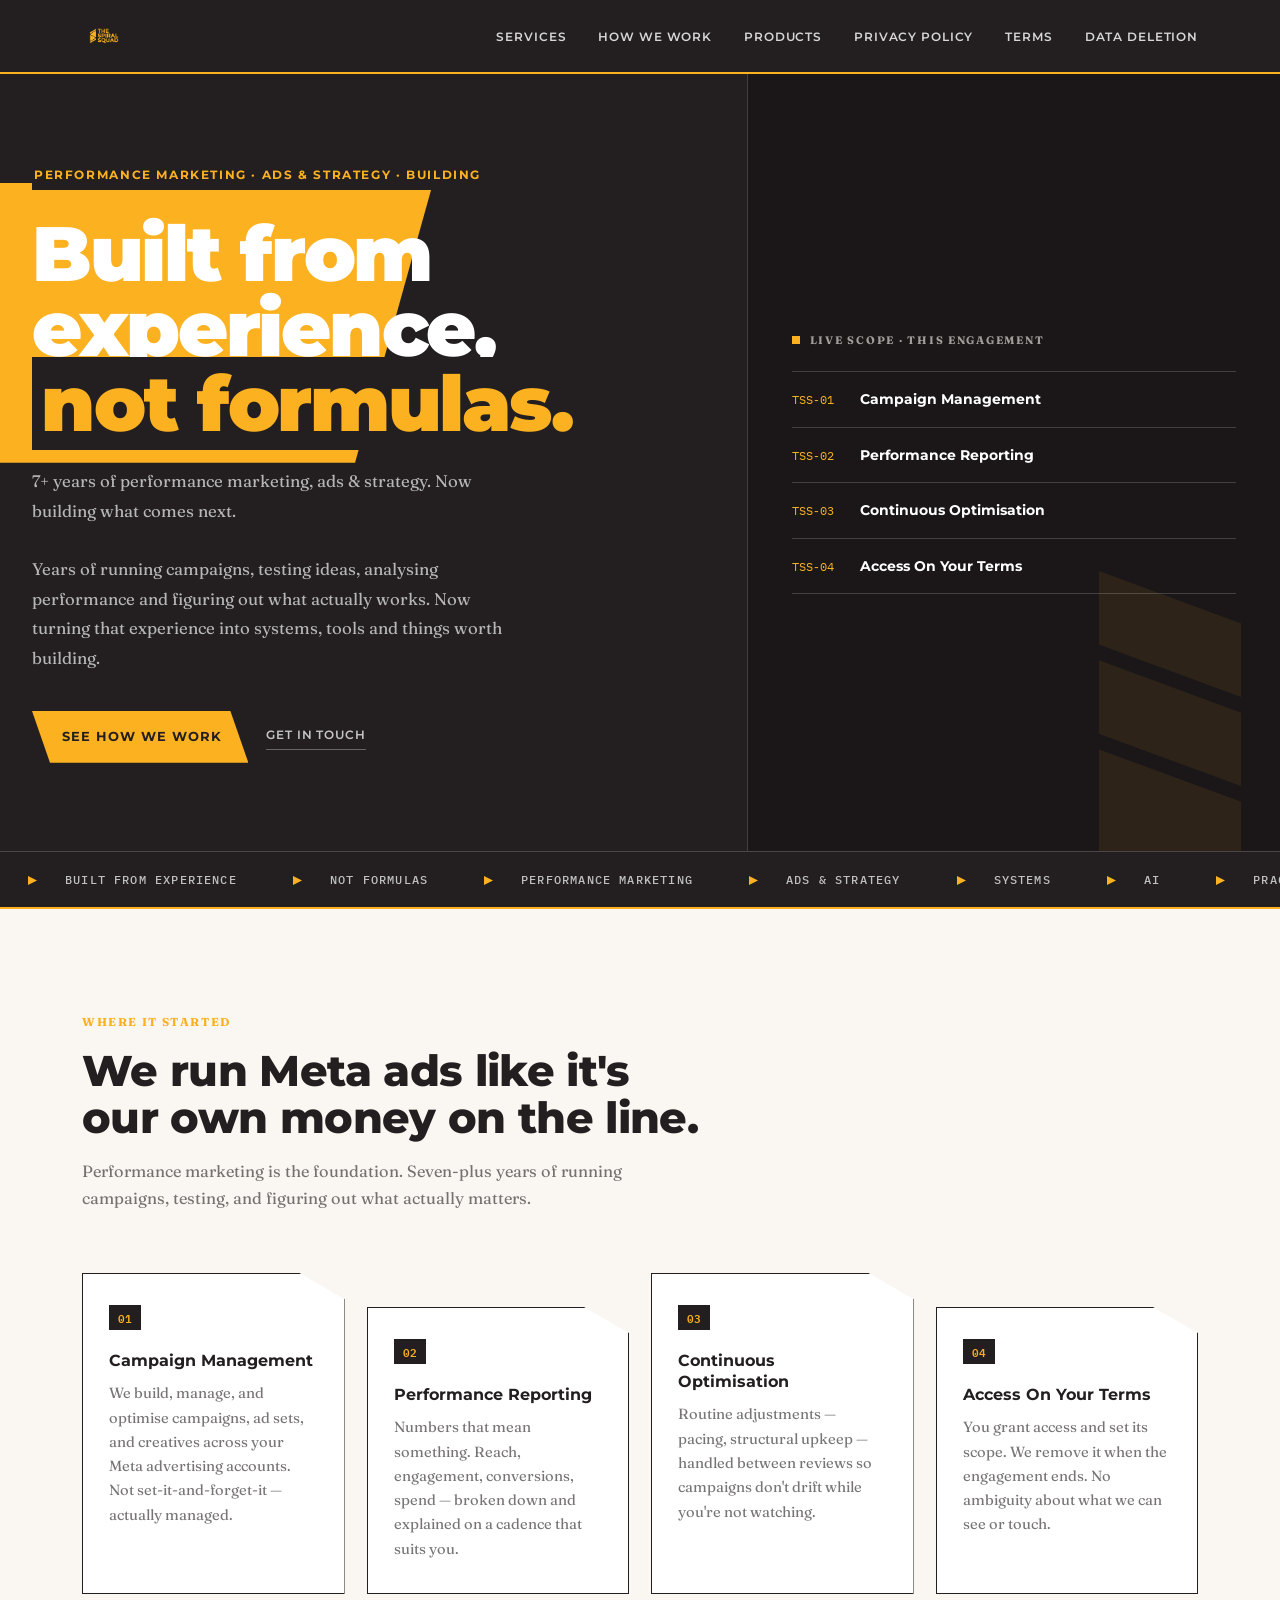
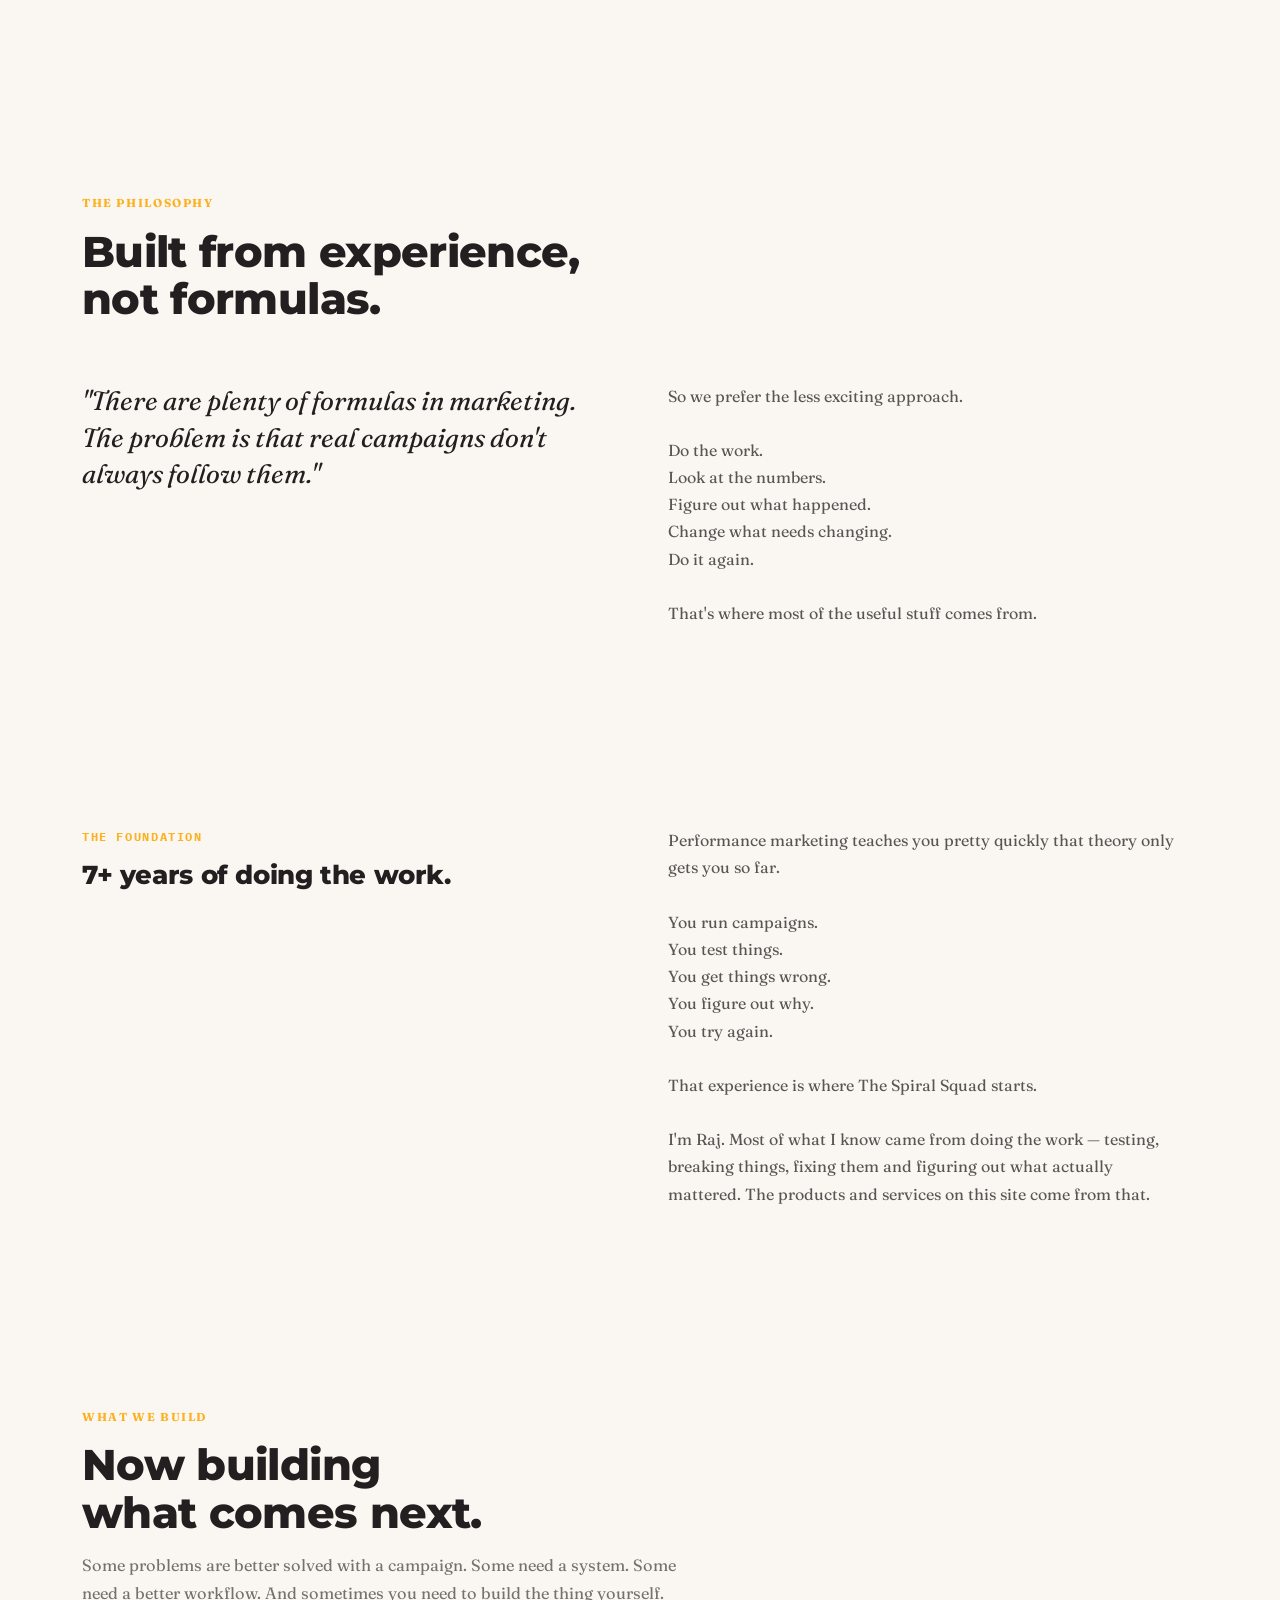
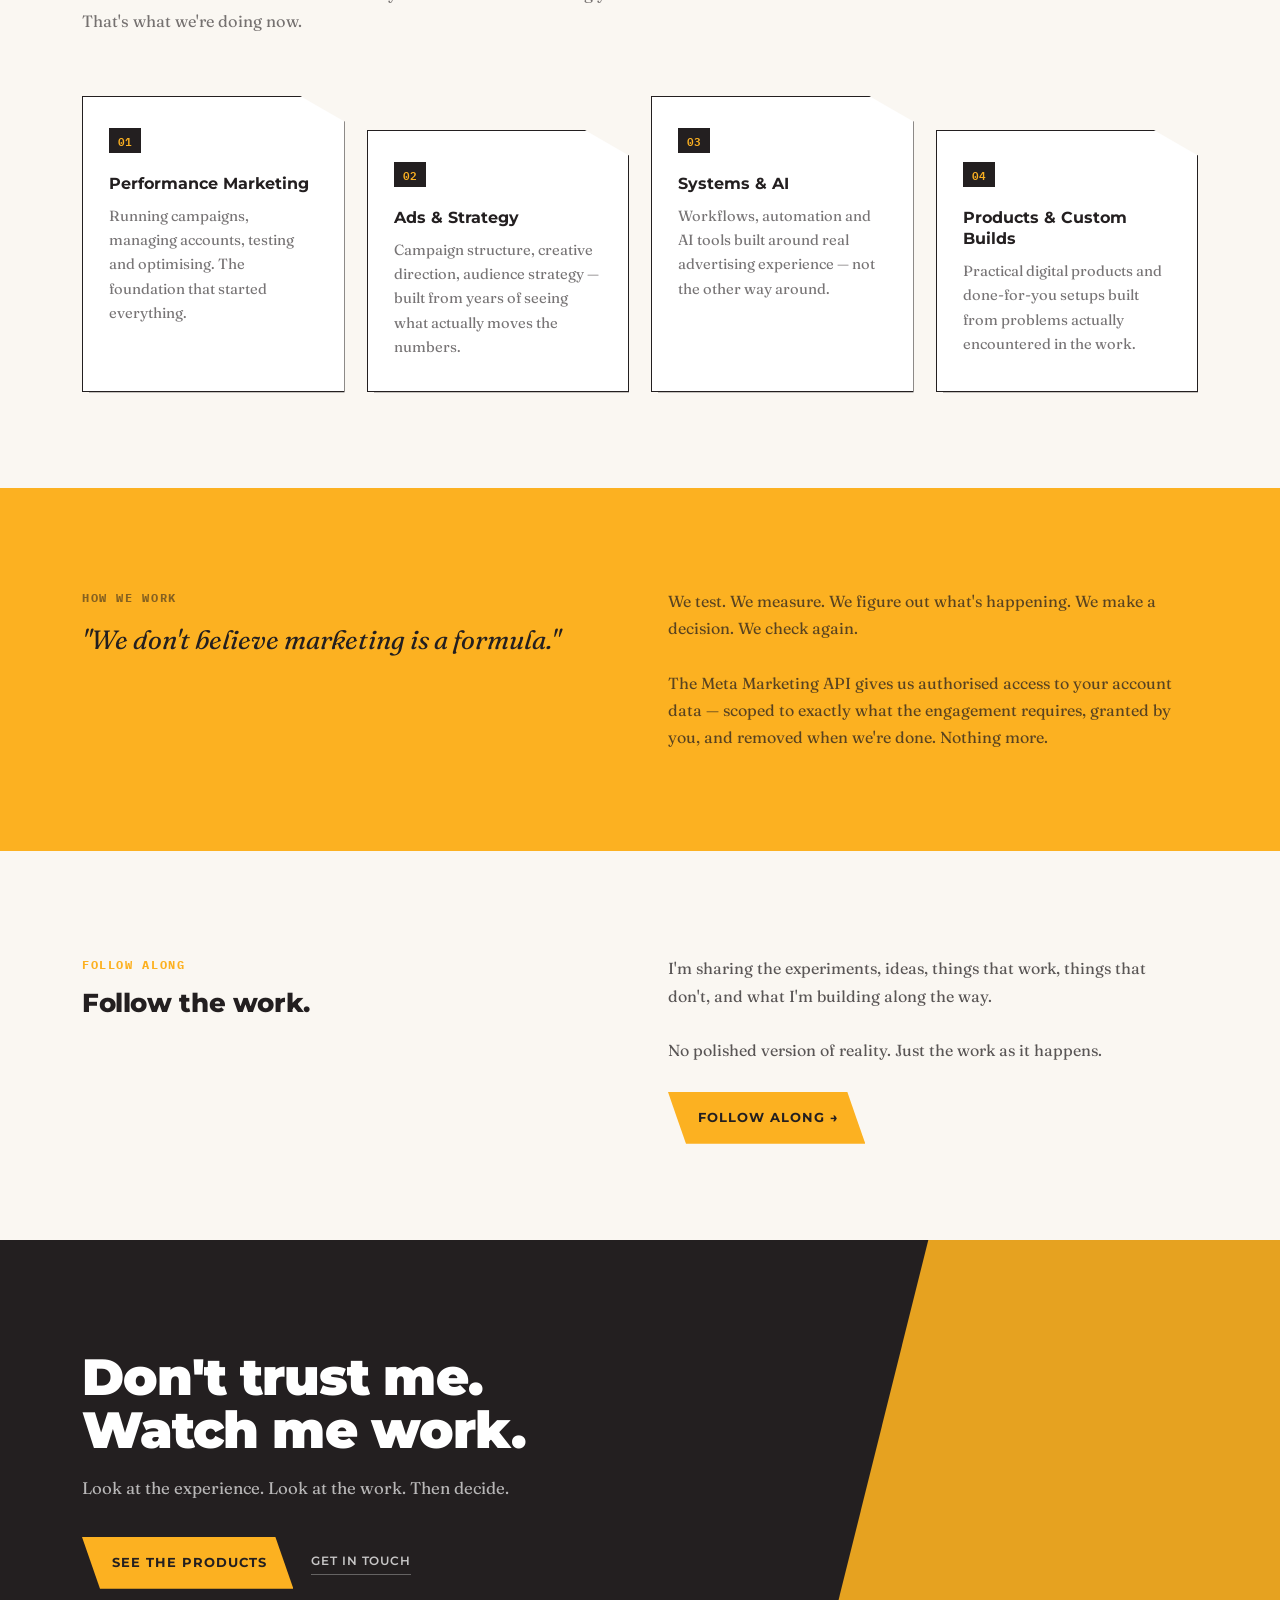
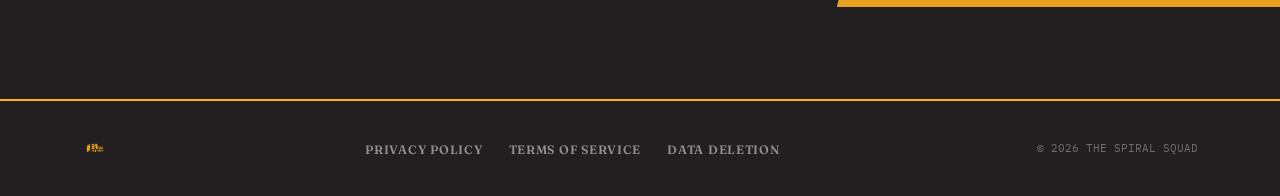
<file: index.html>
<!DOCTYPE html>
<html lang="en">
<head>
  <meta charset="UTF-8">
  <meta name="viewport" content="width=device-width, initial-scale=1.0">
  <title>The Spiral Squad</title>
  <meta name="description" content="Built from experience, not formulas. 7+ years of performance marketing, ads &amp; strategy. Now building what comes next.">
  <meta name="robots" content="index, follow">
  <link rel="canonical" href="https://thespiralsquad.com/">
  <link rel="icon" href="/favicon.ico" sizes="any">
  <link rel="icon" type="image/png" sizes="32x32" href="/assets/favicon-32.png">
  <link rel="icon" type="image/png" sizes="16x16" href="/assets/favicon-16.png">
  <link rel="apple-touch-icon" sizes="180x180" href="/assets/apple-touch-icon.png">
  <!-- Open Graph -->
  <meta property="og:type" content="website">
  <meta property="og:url" content="https://thespiralsquad.com/">
  <meta property="og:title" content="The Spiral Squad">
  <meta property="og:description" content="Built from experience, not formulas. 7+ years of performance marketing, ads &amp; strategy. Now building what comes next.">
  <meta property="og:image" content="https://thespiralsquad.com/assets/social-card.png">
  <meta property="og:image:width" content="1200">
  <meta property="og:image:height" content="630">
  <!-- Twitter Card -->
  <meta name="twitter:card" content="summary_large_image">
  <meta name="twitter:title" content="The Spiral Squad">
  <meta name="twitter:description" content="Built from experience, not formulas. 7+ years of performance marketing, ads &amp; strategy. Now building what comes next.">
  <meta name="twitter:image" content="https://thespiralsquad.com/assets/social-card.png">
  <link rel="preconnect" href="https://fonts.googleapis.com">
  <link rel="preconnect" href="https://fonts.gstatic.com" crossorigin>
  <link rel="stylesheet" href="styles.css">
  <!-- Set 'js' class synchronously before paint so reveal CSS starts hidden
       only when JS is confirmed available — content never stuck invisible. -->
  <script>document.documentElement.classList.add('js');</script>
  <!-- Meta Pixel -->
  <script>
  !function(f,b,e,v,n,t,s){if(f.fbq)return;n=f.fbq=function(){n.callMethod?
  n.callMethod.apply(n,arguments):n.queue.push(arguments)};if(!f._fbq)f._fbq=n;
  n.push=n;n.loaded=!0;n.version='2.0';n.queue=[];t=b.createElement(e);t.async=!0;
  t.src=v;s=b.getElementsByTagName(e)[0];s.parentNode.insertBefore(t,s)}(window,
  document,'script','https://connect.facebook.net/en_US/fbevents.js');
  fbq('init','274335162095786');fbq('track','PageView');
  </script>
  <noscript><img height="1" width="1" style="display:none" src="https://www.facebook.com/tr?id=274335162095786&ev=PageView&noscript=1"/></noscript>
  <!-- End Meta Pixel -->
</head>
<body>

<nav class="nav">
  <div class="nav-inner container">
    <a href="/" aria-label="The Spiral Squad home">
      <img class="nav-logo" src="assets/logo.png" alt="The Spiral Squad">
    </a>
    <button class="nav-hamburger" aria-label="Open navigation menu" aria-expanded="false" aria-controls="nav-links">
      <svg width="22" height="16" viewBox="0 0 22 16" fill="none" aria-hidden="true" focusable="false">
        <rect width="22" height="2" fill="currentColor"/>
        <rect y="7" width="22" height="2" fill="currentColor"/>
        <rect y="14" width="22" height="2" fill="currentColor"/>
      </svg>
    </button>
    <ul class="nav-links" id="nav-links">
      <li><a href="#services">Services</a></li>
      <li><a href="#how">How we work</a></li>
      <li><a href="/products/">Products</a></li>
      <li><a href="/privacy-policy/">Privacy Policy</a></li>
      <li><a href="/terms-of-service/">Terms</a></li>
      <li><a href="/data-deletion/">Data Deletion</a></li>
    </ul>
  </div>
</nav>

<section class="hero">
  <div class="hero-grid">
    <div class="hero-left">
      <div class="hero-flag" aria-hidden="true"></div>
      <span class="eyebrow">Performance Marketing · Ads &amp; Strategy · Building</span>
      <h1>Built from experience, <span class="lit">not formulas.</span></h1>
      <p class="hero-sub">7+ years of performance marketing, ads &amp; strategy. Now building what comes next.<br><br>Years of running campaigns, testing ideas, analysing performance and figuring out what actually works. Now turning that experience into systems, tools and things worth building.</p>
      <div class="hero-actions">
        <a href="#services" class="btn">See how we work</a>
        <a href="mailto:raj@thespiralsquad.com" class="btn-ghost">Get in touch</a>
      </div>
    </div>
    <div class="hero-right">
      <svg class="glyph-watermark" viewBox="0 0 271 648" fill="none" xmlns="http://www.w3.org/2000/svg" aria-hidden="true">
        <path d="M0 0 L271 100 L271 240 L0 140 Z" fill="#FCB121"/>
        <path d="M0 170 L271 270 L271 410 L0 310 Z" fill="#FCB121"/>
        <path d="M0 340 L271 440 L271 648 L0 548 Z" fill="#FCB121"/>
      </svg>
      <p class="docket-head">Live scope · this engagement</p>
      <ul class="docket">
        <li><span class="code mono">TSS&#8209;01</span><span class="name">Campaign Management</span></li>
        <li><span class="code mono">TSS&#8209;02</span><span class="name">Performance Reporting</span></li>
        <li><span class="code mono">TSS&#8209;03</span><span class="name">Continuous Optimisation</span></li>
        <li><span class="code mono">TSS&#8209;04</span><span class="name">Access On Your Terms</span></li>
      </ul>
    </div>
  </div>
</section>

<div class="ticker" aria-hidden="true">
  <div class="ticker-track" id="tickerTrack"></div>
</div>

<section class="section" id="services">
  <div class="container">
    <div class="section-head">
      <span class="section-label">Where it started</span>
      <h2 class="section-title">We run Meta ads like it's our own money on the line.</h2>
      <p class="section-body">Performance marketing is the foundation. Seven-plus years of running campaigns, testing, and figuring out what actually matters.</p>
    </div>

    <div class="card-grid">
      <div class="card reveal">
        <span class="tag mono">01</span>
        <h3>Campaign Management</h3>
        <p>We build, manage, and optimise campaigns, ad sets, and creatives across your Meta advertising accounts. Not set-it-and-forget-it — actually managed.</p>
      </div>
      <div class="card reveal">
        <span class="tag mono">02</span>
        <h3>Performance Reporting</h3>
        <p>Numbers that mean something. Reach, engagement, conversions, spend — broken down and explained on a cadence that suits you.</p>
      </div>
      <div class="card reveal">
        <span class="tag mono">03</span>
        <h3>Continuous Optimisation</h3>
        <p>Routine adjustments — pacing, structural upkeep — handled between reviews so campaigns don't drift while you're not watching.</p>
      </div>
      <div class="card reveal">
        <span class="tag mono">04</span>
        <h3>Access On Your Terms</h3>
        <p>You grant access and set its scope. We remove it when the engagement ends. No ambiguity about what we can see or touch.</p>
      </div>
    </div>
  </div>
</section>

<section class="section" id="no-fluff">
  <div class="container">
    <div class="section-head">
      <span class="section-label">The philosophy</span>
      <h2 class="section-title">Built from experience, not formulas.</h2>
    </div>
    <div class="how-grid">
      <div>
        <p class="pull-quote">"There are plenty of formulas in marketing. The problem is that real campaigns don't always follow them."</p>
      </div>
      <div>
        <p class="how-body">So we prefer the less exciting approach.<br><br>Do the work.<br>Look at the numbers.<br>Figure out what happened.<br>Change what needs changing.<br>Do it again.<br><br>That's where most of the useful stuff comes from.</p>
      </div>
    </div>
  </div>
</section>

<section class="section" id="experience">
  <div class="container">
    <div class="how-grid">
      <div>
        <span class="section-label mono">The foundation</span>
        <h2 class="section-title" style="font-size:1.6rem; margin-top:12px;">7+ years of doing the work.</h2>
      </div>
      <div>
        <p class="how-body">Performance marketing teaches you pretty quickly that theory only gets you so far.<br><br>You run campaigns.<br>You test things.<br>You get things wrong.<br>You figure out why.<br>You try again.<br><br>That experience is where The Spiral Squad starts.<br><br>I'm Raj. Most of what I know came from doing the work — testing, breaking things, fixing them and figuring out what actually mattered. The products and services on this site come from that.</p>
      </div>
    </div>
  </div>
</section>

<section class="section" id="builds">
  <div class="container">
    <div class="section-head">
      <span class="section-label">What we build</span>
      <h2 class="section-title">Now building what comes next.</h2>
      <p class="section-body">Some problems are better solved with a campaign. Some need a system. Some need a better workflow. And sometimes you need to build the thing yourself. That's what we're doing now.</p>
    </div>
    <div class="card-grid">
      <div class="card reveal">
        <span class="tag mono">01</span>
        <h3>Performance Marketing</h3>
        <p>Running campaigns, managing accounts, testing and optimising. The foundation that started everything.</p>
      </div>
      <div class="card reveal">
        <span class="tag mono">02</span>
        <h3>Ads &amp; Strategy</h3>
        <p>Campaign structure, creative direction, audience strategy — built from years of seeing what actually moves the numbers.</p>
      </div>
      <div class="card reveal">
        <span class="tag mono">03</span>
        <h3>Systems &amp; AI</h3>
        <p>Workflows, automation and AI tools built around real advertising experience — not the other way around.</p>
      </div>
      <div class="card reveal">
        <span class="tag mono">04</span>
        <h3>Products &amp; Custom Builds</h3>
        <p>Practical digital products and done-for-you setups built from problems actually encountered in the work.</p>
      </div>
    </div>
  </div>
</section>

<section class="how" id="how">
  <div class="container">
    <div class="how-grid">
      <div>
        <span class="section-label mono">How we work</span>
        <p class="pull-quote">"We don't believe marketing is a formula."</p>
      </div>
      <div>
        <p class="how-body">We test. We measure. We figure out what's happening. We make a decision. We check again.<br><br>The Meta Marketing API gives us authorised access to your account data — scoped to exactly what the engagement requires, granted by you, and removed when we're done. Nothing more.</p>
      </div>
    </div>
  </div>
</section>

<section class="section" id="follow">
  <div class="container">
    <div class="how-grid">
      <div>
        <span class="section-label mono">Follow along</span>
        <h2 class="section-title" style="font-size:1.6rem; margin-top:12px;">Follow the work.</h2>
      </div>
      <div>
        <p class="how-body">I'm sharing the experiments, ideas, things that work, things that don't, and what I'm building along the way.<br><br>No polished version of reality. Just the work as it happens.</p>
        <a href="https://www.instagram.com/rajrkadam" class="btn" style="margin-top:28px; display:inline-flex;" target="_blank" rel="noopener">Follow Along →</a>
      </div>
    </div>
  </div>
</section>

<section class="cta">
  <div class="cta-flag" aria-hidden="true"></div>
  <div class="container">
    <div class="cta-inner">
      <h2>Don't trust me. Watch me work.</h2>
      <p>Look at the experience. Look at the work. Then decide.</p>
      <div style="display:flex; gap:18px; flex-wrap:wrap; align-items:center;">
        <a href="/products/" class="btn">See the products</a>
        <a href="mailto:raj@thespiralsquad.com" class="btn-ghost">Get in touch</a>
      </div>
    </div>
  </div>
</section>

<footer>
  <div class="footer-inner container">
    <a href="/" aria-label="The Spiral Squad home">
      <img class="footer-logo" src="assets/logo.png" alt="The Spiral Squad">
    </a>
    <ul class="footer-links">
      <li><a href="/privacy-policy/">Privacy Policy</a></li>
      <li><a href="/terms-of-service/">Terms of Service</a></li>
      <li><a href="/data-deletion/">Data Deletion</a></li>
    </ul>
    <p class="footer-copy">&copy; 2026 THE SPIRAL SQUAD</p>
  </div>
</footer>

<script>
  (function() {
    // ── Hamburger nav ──────────────────────────────────────────
    var btn   = document.querySelector('.nav-hamburger');
    var links = document.getElementById('nav-links');
    function closeMenu() {
      links.classList.remove('is-open');
      btn.setAttribute('aria-expanded', 'false');
      btn.setAttribute('aria-label', 'Open navigation menu');
    }
    btn.addEventListener('click', function() {
      var open = links.classList.toggle('is-open');
      btn.setAttribute('aria-expanded', String(open));
      btn.setAttribute('aria-label', open ? 'Close navigation menu' : 'Open navigation menu');
    });
    links.querySelectorAll('a').forEach(function(a) {
      a.addEventListener('click', closeMenu);
    });
    document.addEventListener('keydown', function(e) {
      if (e.key === 'Escape' && links.classList.contains('is-open')) {
        closeMenu(); btn.focus();
      }
    });
  })();

  (function() {
    // ── Ticker: two passes → seamless -50% translateX loop ────
    var items = [
      'Built from Experience',
      'Not Formulas',
      'Performance Marketing',
      'Ads & Strategy',
      'Systems',
      'AI',
      'Practical Tools',
      '7+ Years of Work'
    ];
    var flag  = '<svg viewBox="0 0 10 10" aria-hidden="true"><polygon points="0,0 10,5 0,10" fill="#FCB121"/></svg>';
    var track = document.getElementById('tickerTrack');
    if (!track) return;
    var html = '';
    for (var pass = 0; pass < 2; pass++) {
      items.forEach(function(t) {
        html += '<span class="ticker-item">' + flag + t + '</span>';
      });
    }
    track.innerHTML = html;
  })();

  // Pixel: ViewContent on load
  if (typeof fbq !== 'undefined') fbq('track', 'ViewContent', { content_name: 'Home', content_category: 'homepage' });

  // Pixel: Lead on "Get in touch" clicks
  document.querySelectorAll('a[href^="mailto:"]').forEach(function(a) {
    a.addEventListener('click', function() {
      if (typeof fbq !== 'undefined') fbq('track', 'Lead', { content_name: 'Get in Touch', content_category: 'contact' });
    });
  });

  (function() {
    // ── Scroll reveal ──────────────────────────────────────────
    var reduced = window.matchMedia('(prefers-reduced-motion: reduce)').matches;
    var items   = document.querySelectorAll('.reveal');
    if (reduced || !('IntersectionObserver' in window)) {
      items.forEach(function(el) { el.classList.add('in'); });
      return;
    }
    var io = new IntersectionObserver(function(entries) {
      entries.forEach(function(entry) {
        if (entry.isIntersecting) {
          entry.target.classList.add('in');
          io.unobserve(entry.target);
        }
      });
    }, { threshold: 0.15, rootMargin: '0px 0px -10% 0px' });
    items.forEach(function(el) { io.observe(el); });
    setTimeout(function() {
      items.forEach(function(el) { el.classList.add('in'); });
    }, 1200);
  })();
</script>

</body>
</html>
</file>
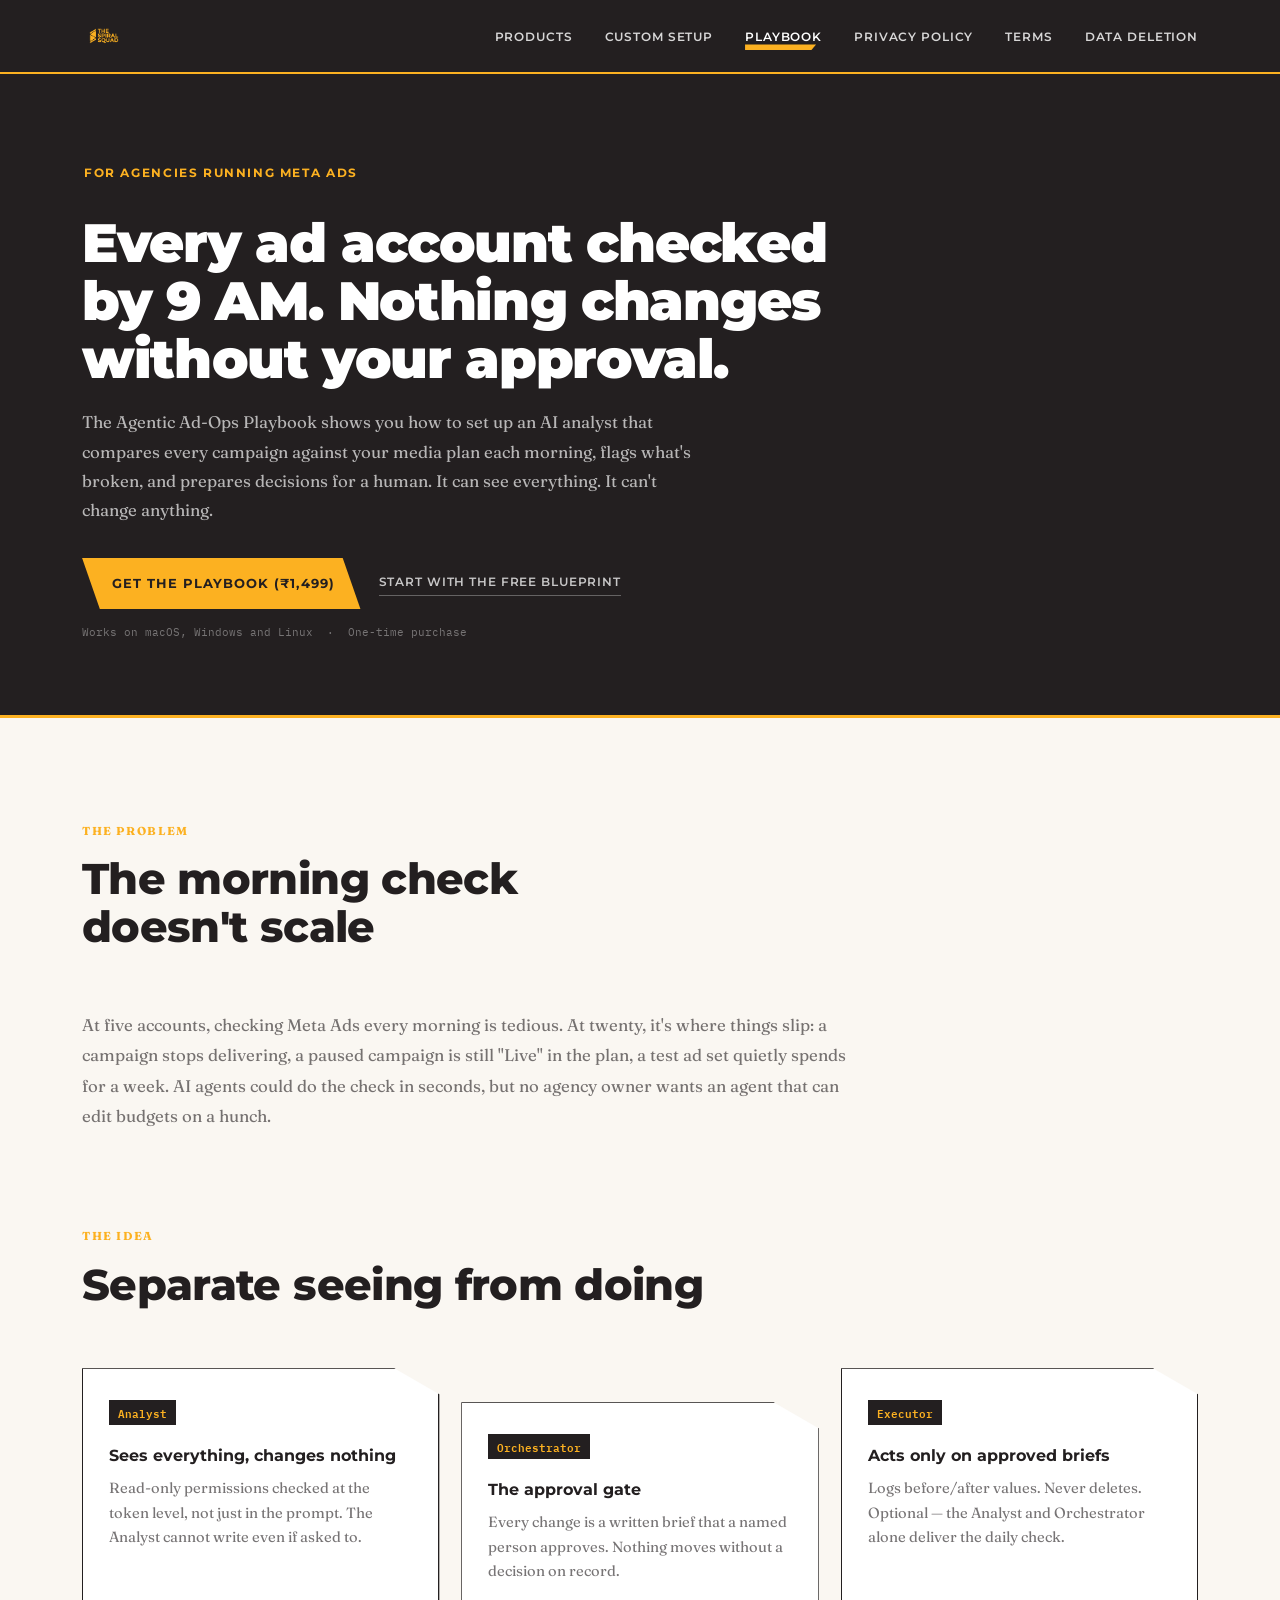
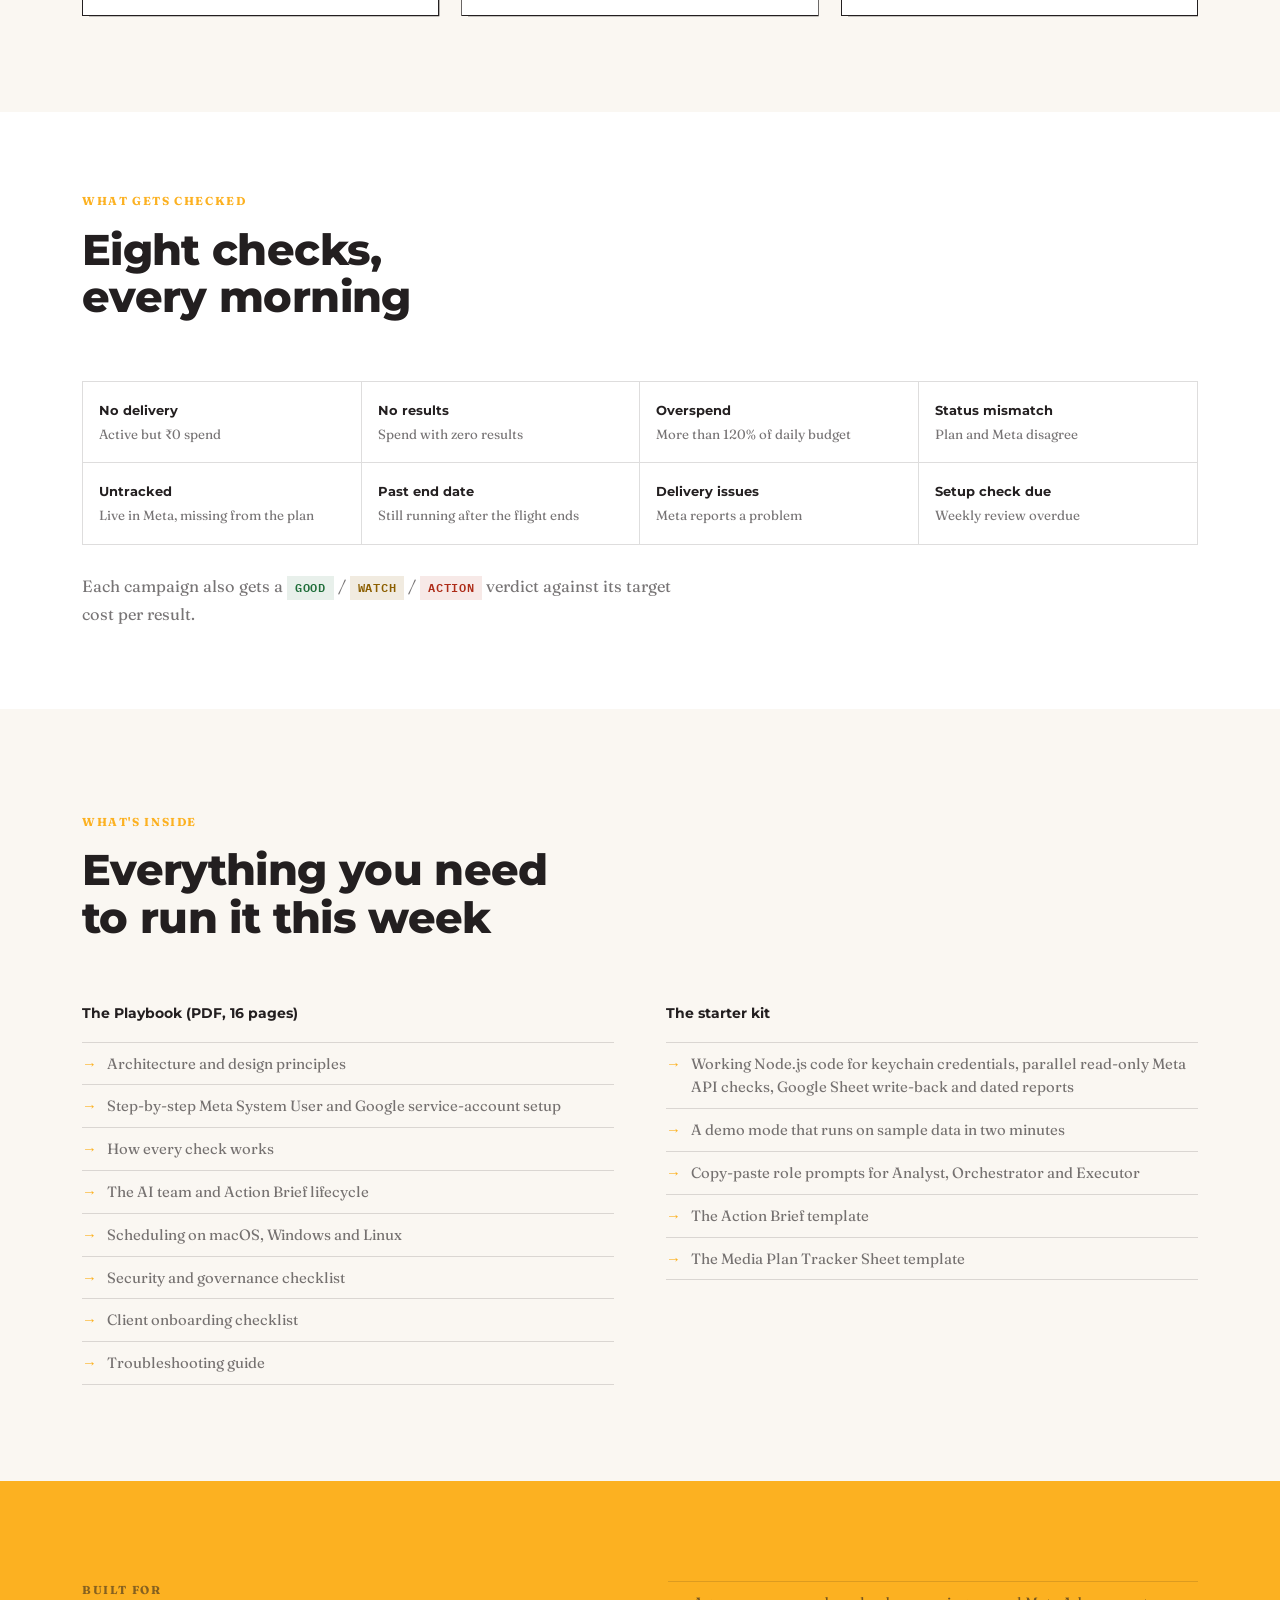
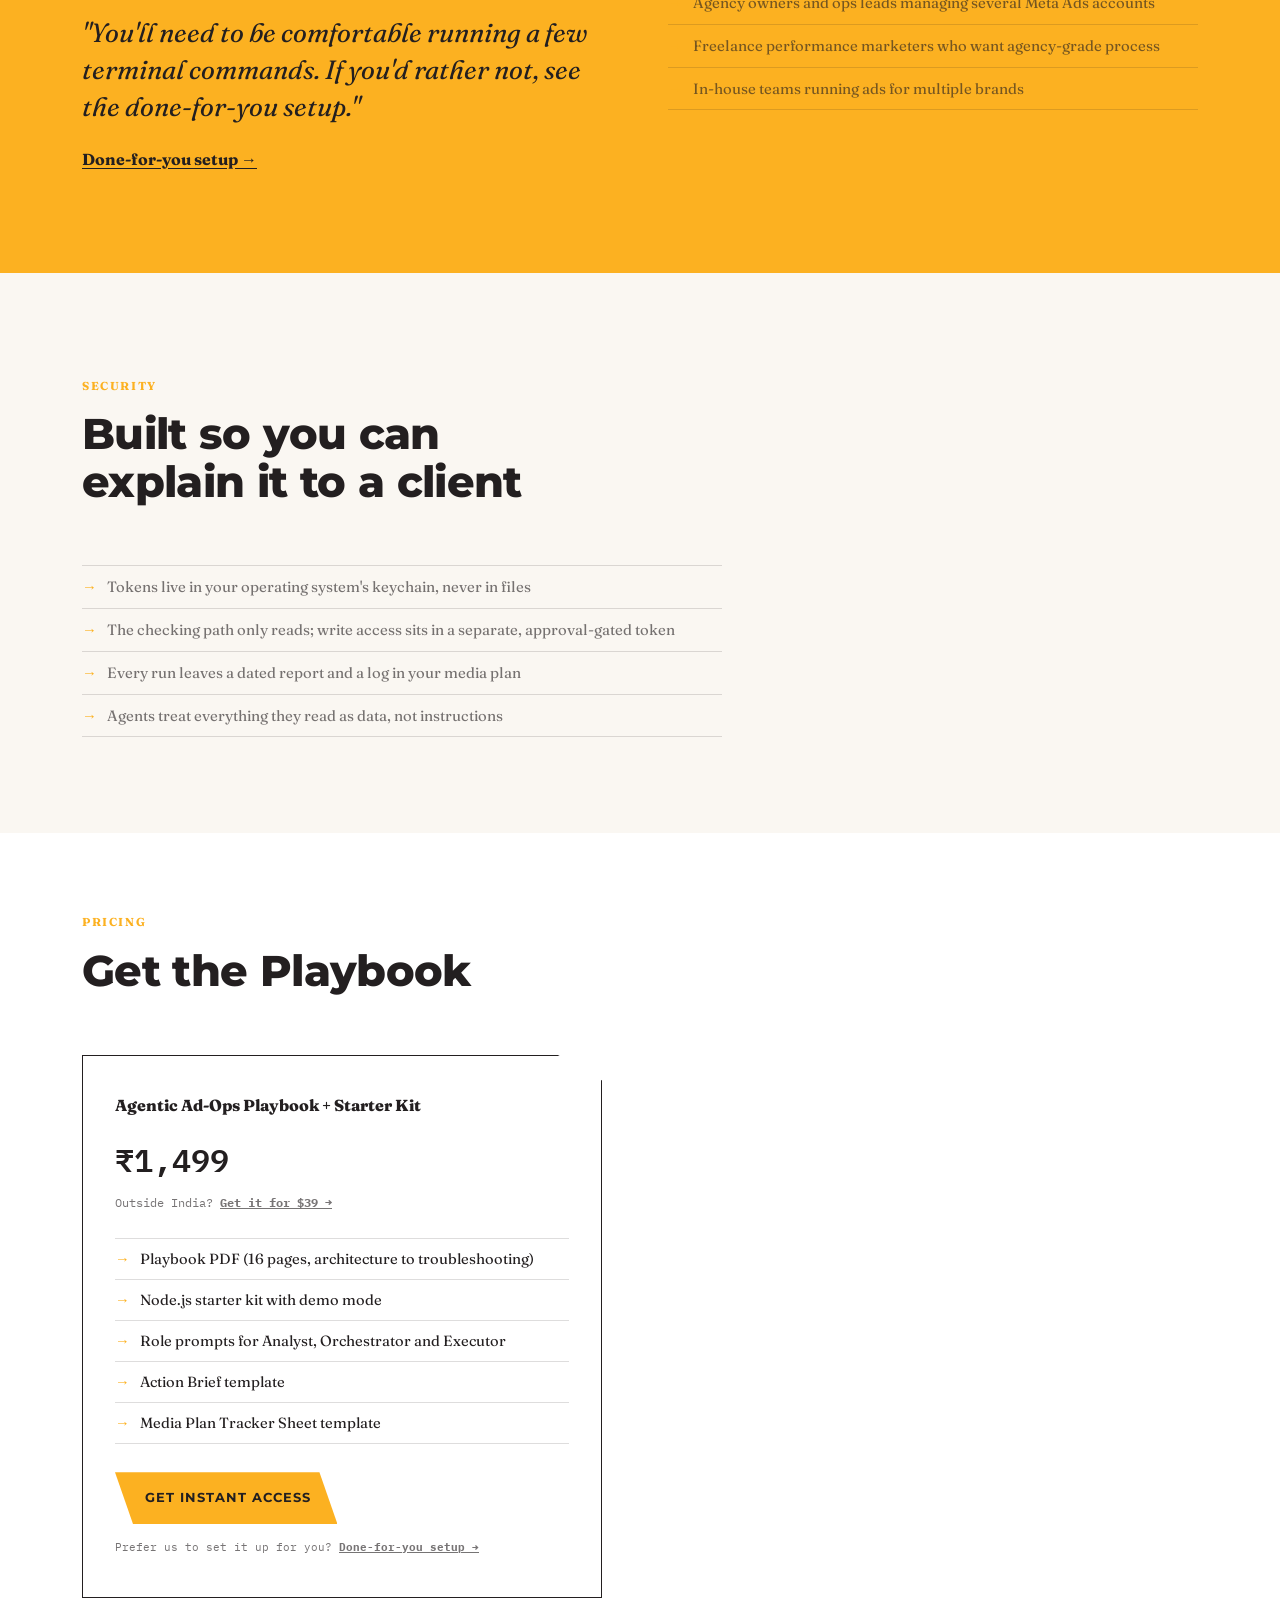
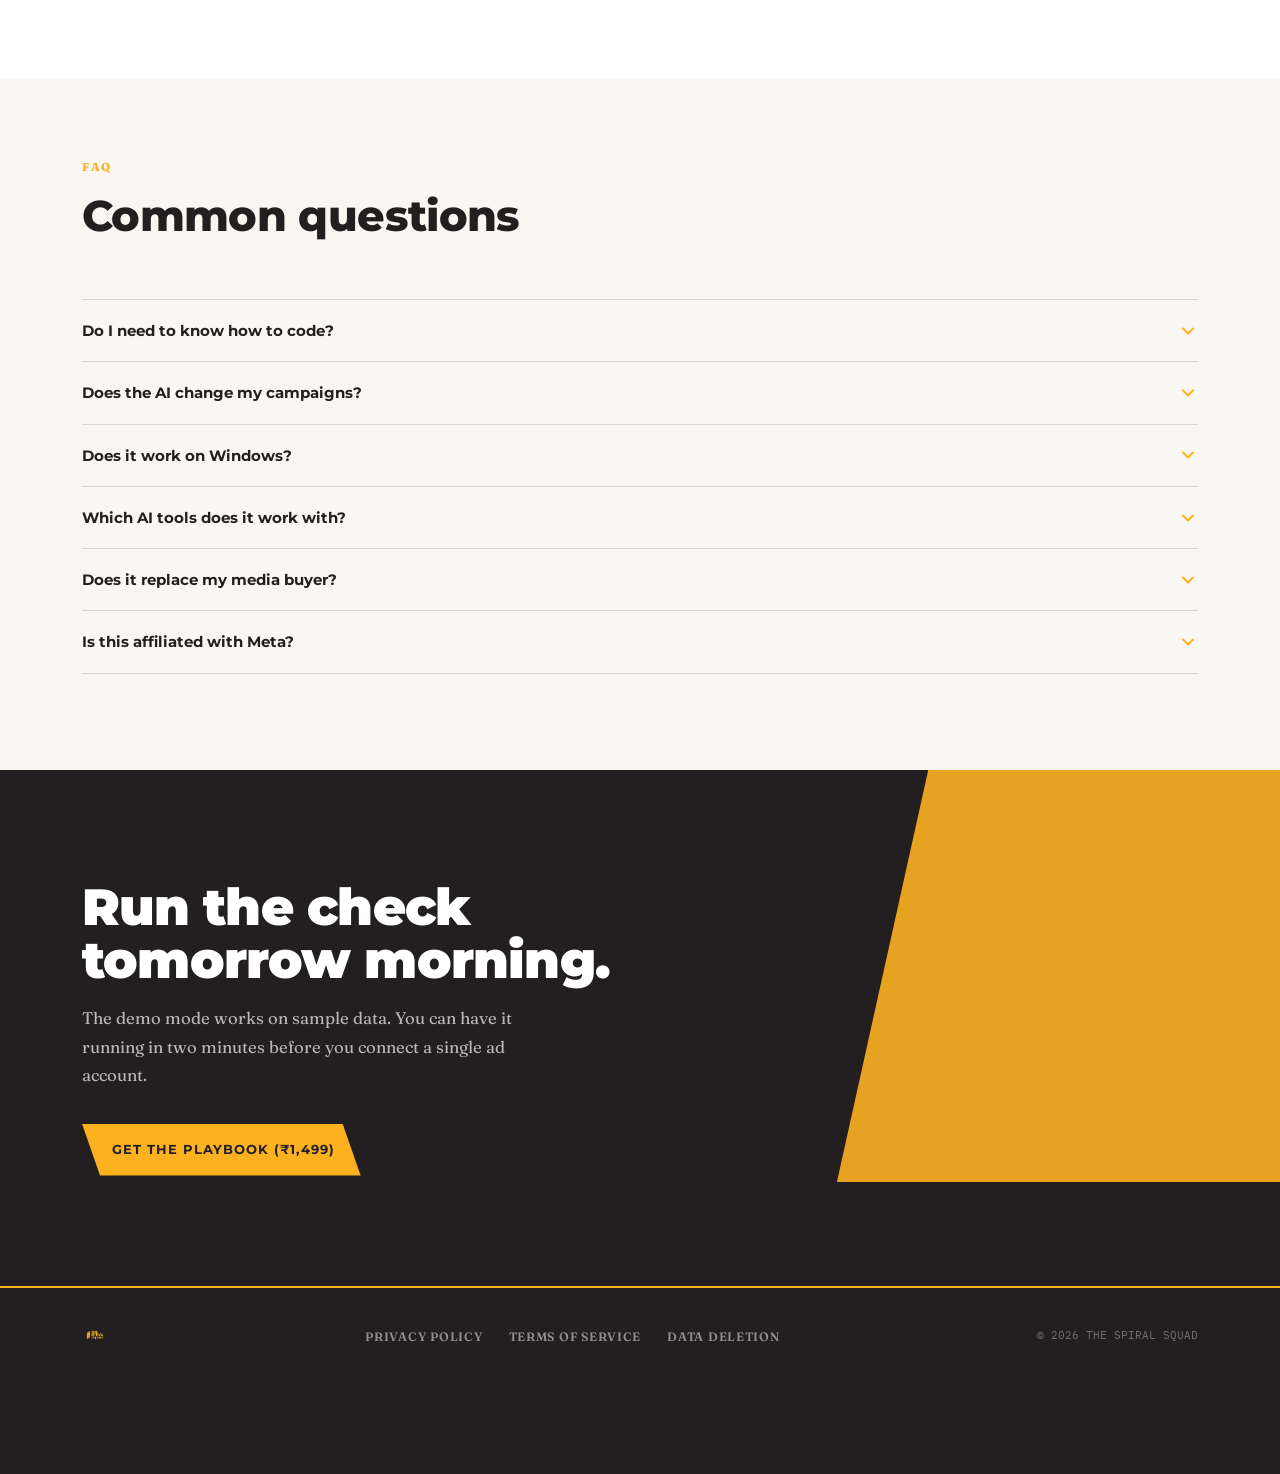
<file: ad-ops/index.html>
<!DOCTYPE html>
<html lang="en">
<head>
  <meta charset="UTF-8">
  <meta name="viewport" content="width=device-width, initial-scale=1.0">
  <title>The Agentic Ad-Ops Playbook: a safe AI analyst for Meta Ads</title>
  <meta name="description" content="Set up a read-only AI analyst that checks every Meta Ads account by 9 AM and flags problems, with a human approval gate for every change. Playbook + starter code.">
  <meta name="robots" content="index, follow">
  <link rel="canonical" href="https://thespiralsquad.com/ad-ops/">
  <link rel="icon" href="/favicon.ico" sizes="any">
  <link rel="icon" type="image/png" sizes="32x32" href="/assets/favicon-32.png">
  <link rel="icon" type="image/png" sizes="16x16" href="/assets/favicon-16.png">
  <link rel="apple-touch-icon" sizes="180x180" href="/assets/apple-touch-icon.png">
  <meta property="og:type" content="website">
  <meta property="og:url" content="https://thespiralsquad.com/ad-ops/">
  <meta property="og:title" content="The Agentic Ad-Ops Playbook: a safe AI analyst for Meta Ads">
  <meta property="og:description" content="Set up a read-only AI analyst that checks every Meta Ads account by 9 AM and flags problems, with a human approval gate for every change.">
  <meta property="og:image" content="https://thespiralsquad.com/assets/social-card.png">
  <meta property="og:image:width" content="1200">
  <meta property="og:image:height" content="630">
  <meta name="twitter:card" content="summary_large_image">
  <meta name="twitter:title" content="The Agentic Ad-Ops Playbook: a safe AI analyst for Meta Ads">
  <meta name="twitter:description" content="Set up a read-only AI analyst that checks every Meta Ads account by 9 AM and flags problems, with a human approval gate for every change.">
  <meta name="twitter:image" content="https://thespiralsquad.com/assets/social-card.png">
  <link rel="preconnect" href="https://fonts.googleapis.com">
  <link rel="preconnect" href="https://fonts.gstatic.com" crossorigin>
  <link rel="stylesheet" href="../styles.css">
  <script>document.documentElement.classList.add('js');</script>
  <!-- Meta Pixel -->
  <script>
  !function(f,b,e,v,n,t,s){if(f.fbq)return;n=f.fbq=function(){n.callMethod?
  n.callMethod.apply(n,arguments):n.queue.push(arguments)};if(!f._fbq)f._fbq=n;
  n.push=n;n.loaded=!0;n.version='2.0';n.queue=[];t=b.createElement(e);t.async=!0;
  t.src=v;s=b.getElementsByTagName(e)[0];s.parentNode.insertBefore(t,s)}(window,
  document,'script','https://connect.facebook.net/en_US/fbevents.js');
  fbq('init', '274335162095786');
  fbq('track', 'PageView');
  fbq('track', 'ViewContent', {
    content_name: 'Agentic Ad-Ops Playbook',
    content_ids: ['ad-ops-playbook'],
    content_type: 'product',
    currency: 'INR',
    value: 1499
  });
  </script>
  <noscript><img height="1" width="1" style="display:none"
    src="https://www.facebook.com/tr?id=274335162095786&ev=PageView&noscript=1"/></noscript>
</head>
<body>

<nav class="nav">
  <div class="nav-inner container">
    <a href="../" aria-label="The Spiral Squad home">
      <img class="nav-logo" src="../assets/logo.png" alt="The Spiral Squad">
    </a>
    <button class="nav-hamburger" aria-label="Open navigation menu" aria-expanded="false" aria-controls="nav-links">
      <svg width="22" height="16" viewBox="0 0 22 16" fill="none" aria-hidden="true" focusable="false">
        <rect width="22" height="2" fill="currentColor"/>
        <rect y="7" width="22" height="2" fill="currentColor"/>
        <rect y="14" width="22" height="2" fill="currentColor"/>
      </svg>
    </button>
    <ul class="nav-links" id="nav-links">
      <li><a href="/products/">Products</a></li>
      <li><a href="/products/#custom-setup">Custom Setup</a></li>
      <li><a href="../ad-ops/" aria-current="page">Playbook</a></li>
      <li><a href="../privacy-policy/">Privacy Policy</a></li>
      <li><a href="../terms-of-service/">Terms</a></li>
      <li><a href="../data-deletion/">Data Deletion</a></li>
    </ul>
  </div>
</nav>

<!-- HERO -->
<div class="sales-hero">
  <div class="container">
    <span class="eyebrow">For agencies running Meta Ads</span>
    <h1>Every ad account checked by 9 AM. Nothing changes without your approval.</h1>
    <p class="hero-sub">The Agentic Ad-Ops Playbook shows you how to set up an AI analyst that compares every campaign against your media plan each morning, flags what's broken, and prepares decisions for a human. It can see everything. It can't change anything.</p>
    <div class="hero-actions">
      <a href="https://rzp.io/rzp/Y6bQsULu" class="btn" id="cta-hero-inr" onclick="fireCheckout('INR')">Get the Playbook (₹1,499)</a>
      <a href="../blueprint/" class="btn-ghost">Start with the free Blueprint</a>
    </div>
    <p class="hero-micro">Works on macOS, Windows and Linux &nbsp;·&nbsp; One-time purchase</p>
  </div>
</div>

<!-- PROBLEM -->
<section class="section">
  <div class="container">
    <div class="section-head">
      <span class="section-label">The problem</span>
      <h2 class="section-title">The morning check doesn't scale</h2>
    </div>
    <p class="section-body" style="max-width:70ch; font-size:1.05rem; line-height:1.8;">At five accounts, checking Meta Ads every morning is tedious. At twenty, it's where things slip: a campaign stops delivering, a paused campaign is still "Live" in the plan, a test ad set quietly spends for a week. AI agents could do the check in seconds, but no agency owner wants an agent that can edit budgets on a hunch.</p>
  </div>
</section>

<!-- THE IDEA -->
<section class="section" style="padding-top:0;">
  <div class="container">
    <div class="section-head">
      <span class="section-label">The idea</span>
      <h2 class="section-title">Separate seeing from doing</h2>
    </div>
    <div class="card-grid card-grid--3">
      <div class="card reveal">
        <span class="tag mono">Analyst</span>
        <h3>Sees everything, changes nothing</h3>
        <p>Read-only permissions checked at the token level, not just in the prompt. The Analyst cannot write even if asked to.</p>
      </div>
      <div class="card reveal">
        <span class="tag mono">Orchestrator</span>
        <h3>The approval gate</h3>
        <p>Every change is a written brief that a named person approves. Nothing moves without a decision on record.</p>
      </div>
      <div class="card reveal">
        <span class="tag mono">Executor</span>
        <h3>Acts only on approved briefs</h3>
        <p>Logs before/after values. Never deletes. Optional — the Analyst and Orchestrator alone deliver the daily check.</p>
      </div>
    </div>
  </div>
</section>

<!-- EIGHT CHECKS -->
<section class="section" style="background:var(--white); padding:80px 0;">
  <div class="container">
    <div class="section-head">
      <span class="section-label">What gets checked</span>
      <h2 class="section-title">Eight checks, every morning</h2>
    </div>
    <div class="checks-grid">
      <div class="check-cell">
        <p class="check-name">No delivery</p>
        <p class="check-desc">Active but ₹0 spend</p>
      </div>
      <div class="check-cell">
        <p class="check-name">No results</p>
        <p class="check-desc">Spend with zero results</p>
      </div>
      <div class="check-cell">
        <p class="check-name">Overspend</p>
        <p class="check-desc">More than 120% of daily budget</p>
      </div>
      <div class="check-cell">
        <p class="check-name">Status mismatch</p>
        <p class="check-desc">Plan and Meta disagree</p>
      </div>
      <div class="check-cell">
        <p class="check-name">Untracked</p>
        <p class="check-desc">Live in Meta, missing from the plan</p>
      </div>
      <div class="check-cell">
        <p class="check-name">Past end date</p>
        <p class="check-desc">Still running after the flight ends</p>
      </div>
      <div class="check-cell">
        <p class="check-name">Delivery issues</p>
        <p class="check-desc">Meta reports a problem</p>
      </div>
      <div class="check-cell">
        <p class="check-name">Setup check due</p>
        <p class="check-desc">Weekly review overdue</p>
      </div>
    </div>
    <p class="section-body">Each campaign also gets a <span class="verdict verdict--good">GOOD</span> / <span class="verdict verdict--watch">WATCH</span> / <span class="verdict verdict--action">ACTION</span> verdict against its target cost per result.</p>
  </div>
</section>

<!-- WHAT'S INSIDE -->
<section class="section">
  <div class="container">
    <div class="section-head">
      <span class="section-label">What's inside</span>
      <h2 class="section-title">Everything you need to run it this week</h2>
    </div>
    <div class="content-cols">
      <div>
        <h3>The Playbook (PDF, 16 pages)</h3>
        <ul class="content-items">
          <li>Architecture and design principles</li>
          <li>Step-by-step Meta System User and Google service-account setup</li>
          <li>How every check works</li>
          <li>The AI team and Action Brief lifecycle</li>
          <li>Scheduling on macOS, Windows and Linux</li>
          <li>Security and governance checklist</li>
          <li>Client onboarding checklist</li>
          <li>Troubleshooting guide</li>
        </ul>
      </div>
      <div>
        <h3>The starter kit</h3>
        <ul class="content-items">
          <li>Working Node.js code for keychain credentials, parallel read-only Meta API checks, Google Sheet write-back and dated reports</li>
          <li>A demo mode that runs on sample data in two minutes</li>
          <li>Copy-paste role prompts for Analyst, Orchestrator and Executor</li>
          <li>The Action Brief template</li>
          <li>The Media Plan Tracker Sheet template</li>
        </ul>
      </div>
    </div>
  </div>
</section>

<!-- WHO IT'S FOR -->
<section class="how">
  <div class="container">
    <div class="how-grid">
      <div>
        <span class="section-label">Built for</span>
        <p class="pull-quote">"You'll need to be comfortable running a few terminal commands. If you'd rather not, see the done-for-you setup."</p>
        <p class="how-body" style="margin-top:20px;"><a href="../setup/" style="color:var(--charcoal); font-weight:700; text-decoration:underline; text-underline-offset:3px; text-decoration-color:var(--charcoal);">Done-for-you setup →</a></p>
      </div>
      <div>
        <ul class="content-items">
          <li>Agency owners and ops leads managing several Meta Ads accounts</li>
          <li>Freelance performance marketers who want agency-grade process</li>
          <li>In-house teams running ads for multiple brands</li>
        </ul>
      </div>
    </div>
  </div>
</section>

<!-- SECURITY -->
<section class="section">
  <div class="container">
    <div class="section-head">
      <span class="section-label">Security</span>
      <h2 class="section-title">Built so you can explain it to a client</h2>
    </div>
    <ul class="content-items" style="max-width:640px;">
      <li>Tokens live in your operating system's keychain, never in files</li>
      <li>The checking path only reads; write access sits in a separate, approval-gated token</li>
      <li>Every run leaves a dated report and a log in your media plan</li>
      <li>Agents treat everything they read as data, not instructions</li>
    </ul>
  </div>
</section>

<!-- PRICING -->
<section class="section" style="background:var(--white); padding:80px 0;" id="pricing">
  <div class="container">
    <div class="section-head">
      <span class="section-label">Pricing</span>
      <h2 class="section-title">Get the Playbook</h2>
    </div>
    <div class="pricing-wrap">
      <div class="pricing-card">
        <p class="pricing-name">Agentic Ad-Ops Playbook + Starter Kit</p>
        <div class="price-row">
          <span class="price-now">₹1,499</span>
        </div>
        <p class="price-usd">Outside India? <a href="https://www.paypal.com/ncp/payment/H7ET9KC27UVHC" id="cta-pricing-usd" onclick="fireCheckout('USD')" style="font-weight:700;">Get it for $39 →</a></p>
        <ul class="pricing-includes">
          <li>Playbook PDF (16 pages, architecture to troubleshooting)</li>
          <li>Node.js starter kit with demo mode</li>
          <li>Role prompts for Analyst, Orchestrator and Executor</li>
          <li>Action Brief template</li>
          <li>Media Plan Tracker Sheet template</li>
        </ul>
        <a href="https://rzp.io/rzp/Y6bQsULu" class="btn" id="cta-pricing-inr" onclick="fireCheckout('INR')">Get instant access</a>
        <p class="pricing-subtext">Prefer us to set it up for you? <a href="../setup/" style="font-weight:700;">Done-for-you setup →</a></p>
      </div>
    </div>
  </div>
</section>

<!-- TESTIMONIALS — hidden placeholder, do not publish without real testimonials -->
<!--
<section class="section" id="testimonials" style="display:none;" aria-hidden="true">
  <div class="container">
    <div class="section-head">
      <span class="section-label">What people say</span>
      <h2 class="section-title">ADD REAL TESTIMONIALS ONLY. Do not publish placeholder content.</h2>
    </div>
  </div>
</section>
-->

<!-- FAQ -->
<section class="faq">
  <div class="container">
    <div class="section-head">
      <span class="section-label">FAQ</span>
      <h2 class="section-title">Common questions</h2>
    </div>
    <ul class="faq-list" role="list">
      <li class="faq-item">
        <button class="faq-btn" aria-expanded="false">
          <span>Do I need to know how to code?</span>
          <svg class="faq-chevron" viewBox="0 0 20 20" fill="none" aria-hidden="true">
            <path d="M5 7.5l5 5 5-5" stroke="currentColor" stroke-width="2" stroke-linecap="round" stroke-linejoin="round"/>
          </svg>
        </button>
        <div class="faq-body" hidden>
          <p>You'll need to run a few commands and edit a CSV and a Google Sheet. The Playbook walks through every step, and the demo mode lets you see it working before you connect anything.</p>
        </div>
      </li>
      <li class="faq-item">
        <button class="faq-btn" aria-expanded="false">
          <span>Does the AI change my campaigns?</span>
          <svg class="faq-chevron" viewBox="0 0 20 20" fill="none" aria-hidden="true">
            <path d="M5 7.5l5 5 5-5" stroke="currentColor" stroke-width="2" stroke-linecap="round" stroke-linejoin="round"/>
          </svg>
        </button>
        <div class="faq-body" hidden>
          <p>Not unless you set up the optional Executor and approve a written brief. The Analyst's token is read-only, so it can't write even if asked to.</p>
        </div>
      </li>
      <li class="faq-item">
        <button class="faq-btn" aria-expanded="false">
          <span>Does it work on Windows?</span>
          <svg class="faq-chevron" viewBox="0 0 20 20" fill="none" aria-hidden="true">
            <path d="M5 7.5l5 5 5-5" stroke="currentColor" stroke-width="2" stroke-linecap="round" stroke-linejoin="round"/>
          </svg>
        </button>
        <div class="faq-body" hidden>
          <p>Yes. macOS, Windows and Linux are all supported.</p>
        </div>
      </li>
      <li class="faq-item">
        <button class="faq-btn" aria-expanded="false">
          <span>Which AI tools does it work with?</span>
          <svg class="faq-chevron" viewBox="0 0 20 20" fill="none" aria-hidden="true">
            <path d="M5 7.5l5 5 5-5" stroke="currentColor" stroke-width="2" stroke-linecap="round" stroke-linejoin="round"/>
          </svg>
        </button>
        <div class="faq-body" hidden>
          <p>Any agent that can run terminal commands and read files. The daily check itself is a plain script and runs without any AI tool.</p>
        </div>
      </li>
      <li class="faq-item">
        <button class="faq-btn" aria-expanded="false">
          <span>Does it replace my media buyer?</span>
          <svg class="faq-chevron" viewBox="0 0 20 20" fill="none" aria-hidden="true">
            <path d="M5 7.5l5 5 5-5" stroke="currentColor" stroke-width="2" stroke-linecap="round" stroke-linejoin="round"/>
          </svg>
        </button>
        <div class="faq-body" hidden>
          <p>No. It catches problems and prepares decisions. Strategy, creative and budget calls stay with your team.</p>
        </div>
      </li>
      <li class="faq-item">
        <button class="faq-btn" aria-expanded="false">
          <span>Is this affiliated with Meta?</span>
          <svg class="faq-chevron" viewBox="0 0 20 20" fill="none" aria-hidden="true">
            <path d="M5 7.5l5 5 5-5" stroke="currentColor" stroke-width="2" stroke-linecap="round" stroke-linejoin="round"/>
          </svg>
        </button>
        <div class="faq-body" hidden>
          <p>No. It uses Meta's public Marketing API.</p>
        </div>
      </li>
    </ul>
  </div>
</section>

<!-- CLOSING CTA -->
<section class="cta">
  <div class="cta-flag" aria-hidden="true"></div>
  <div class="container">
    <div class="cta-inner">
      <h2>Run the check tomorrow morning.</h2>
      <p>The demo mode works on sample data. You can have it running in two minutes before you connect a single ad account.</p>
      <a href="https://rzp.io/rzp/Y6bQsULu" class="btn" onclick="fireCheckout('INR')">Get the Playbook (₹1,499)</a>
    </div>
  </div>
</section>

<footer>
  <div class="footer-inner container">
    <a href="../" aria-label="The Spiral Squad home">
      <img class="footer-logo" src="../assets/logo.png" alt="The Spiral Squad">
    </a>
    <ul class="footer-links">
      <li><a href="../privacy-policy/">Privacy Policy</a></li>
      <li><a href="../terms-of-service/">Terms of Service</a></li>
      <li><a href="../data-deletion/">Data Deletion</a></li>
    </ul>
    <p class="footer-copy">&copy; 2026 THE SPIRAL SQUAD</p>
  </div>
  <div class="container" style="padding-top:20px; padding-bottom:28px;">
    <p class="legal-note">Meta is a trademark of Meta Platforms, Inc. This product is not affiliated with or endorsed by Meta.</p>
  </div>
</footer>

<script>
  /* ── Hamburger ─────────────────────────────────────── */
  (function() {
    var btn   = document.querySelector('.nav-hamburger');
    var links = document.getElementById('nav-links');
    function closeMenu() {
      links.classList.remove('is-open');
      btn.setAttribute('aria-expanded', 'false');
      btn.setAttribute('aria-label', 'Open navigation menu');
    }
    btn.addEventListener('click', function() {
      var open = links.classList.toggle('is-open');
      btn.setAttribute('aria-expanded', String(open));
      btn.setAttribute('aria-label', open ? 'Close navigation menu' : 'Open navigation menu');
    });
    links.querySelectorAll('a').forEach(function(a) { a.addEventListener('click', closeMenu); });
    document.addEventListener('keydown', function(e) {
      if (e.key === 'Escape' && links.classList.contains('is-open')) { closeMenu(); btn.focus(); }
    });
  })();


  /* ── FAQ accordion ─────────────────────────────────── */
  (function() {
    document.querySelectorAll('.faq-btn').forEach(function(btn) {
      btn.addEventListener('click', function() {
        var item = btn.closest('.faq-item');
        var body = item.querySelector('.faq-body');
        var open = item.classList.toggle('open');
        btn.setAttribute('aria-expanded', String(open));
        if (open) { body.removeAttribute('hidden'); } else { body.setAttribute('hidden', ''); }
      });
    });
  })();

  /* ── Scroll reveal ─────────────────────────────────── */
  (function() {
    var reduced = window.matchMedia('(prefers-reduced-motion: reduce)').matches;
    var items   = document.querySelectorAll('.reveal');
    if (reduced || !('IntersectionObserver' in window)) {
      items.forEach(function(el) { el.classList.add('in'); }); return;
    }
    var io = new IntersectionObserver(function(entries) {
      entries.forEach(function(entry) {
        if (entry.isIntersecting) { entry.target.classList.add('in'); io.unobserve(entry.target); }
      });
    }, { threshold: 0.15 });
    items.forEach(function(el) { io.observe(el); });
    setTimeout(function() { items.forEach(function(el) { el.classList.add('in'); }); }, 1200);
  })();

  function fireCheckout(currency) {
    if (typeof fbq === 'function') {
      fbq('track', 'InitiateCheckout', {
        value: currency === 'INR' ? 1499 : 39,
        currency: currency
      });
    }
  }
</script>

</body>
</html>
</file>
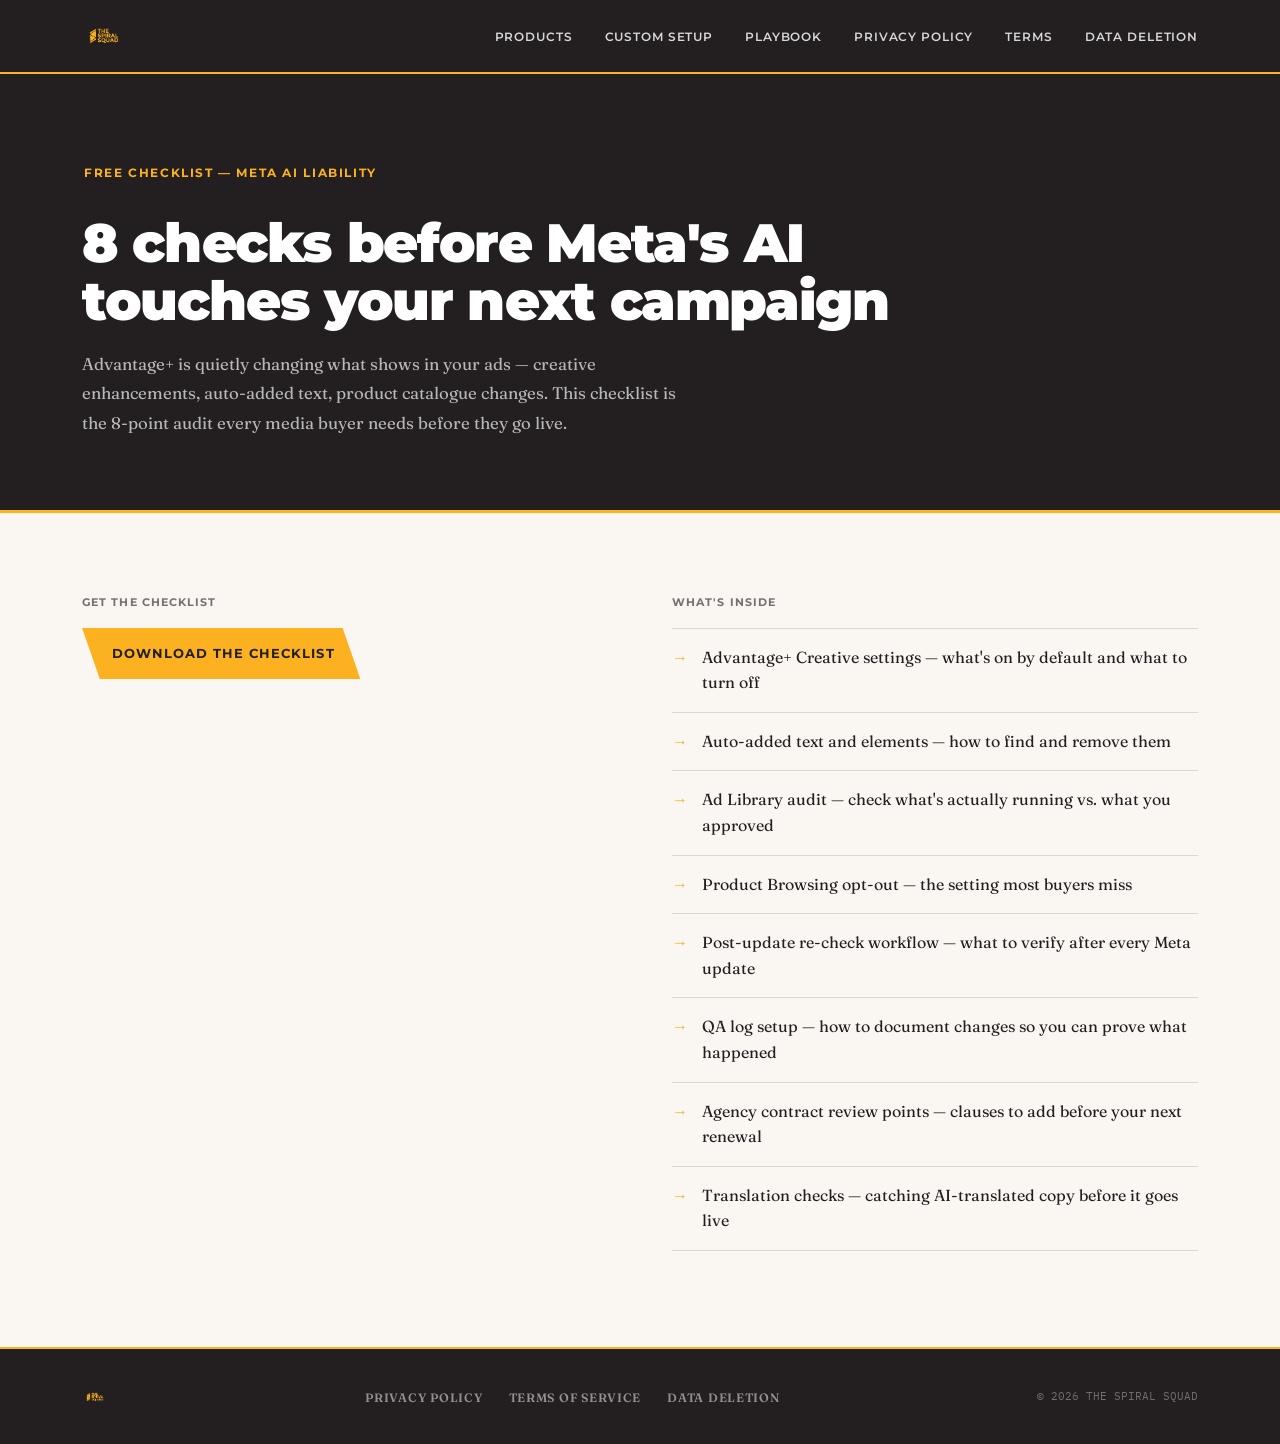
<file: Advantage-Plus-checklist/index.html>
<!DOCTYPE html>
<html lang="en">
<head>
  <meta charset="UTF-8">
  <meta name="viewport" content="width=device-width, initial-scale=1.0">
  <title>Free checklist: Meta AI Liability — 8 Checks Before Your Next Campaign</title>
  <meta name="description" content="8 things every media buyer must check before Meta's AI touches their campaign. Advantage+ Creative, auto-added elements, Ad Library audit, and more.">
  <meta name="robots" content="index, follow">
  <link rel="canonical" href="https://thespiralsquad.com/Advantage-Plus-checklist/">
  <link rel="icon" href="/favicon.ico" sizes="any">
  <link rel="icon" type="image/png" sizes="32x32" href="/assets/favicon-32.png">
  <link rel="icon" type="image/png" sizes="16x16" href="/assets/favicon-16.png">
  <link rel="apple-touch-icon" sizes="180x180" href="/assets/apple-touch-icon.png">
  <meta property="og:type" content="website">
  <meta property="og:url" content="https://thespiralsquad.com/Advantage-Plus-checklist/">
  <meta property="og:title" content="Free checklist: Meta AI Liability — 8 Checks Before Your Next Campaign">
  <meta property="og:description" content="8 things every media buyer must check before Meta's AI touches their campaign.">
  <meta property="og:image" content="https://thespiralsquad.com/assets/social-card.png">
  <meta property="og:image:width" content="1200">
  <meta property="og:image:height" content="630">
  <meta name="twitter:card" content="summary_large_image">
  <meta name="twitter:title" content="Free checklist: Meta AI Liability — 8 Checks Before Your Next Campaign">
  <meta name="twitter:description" content="8 things every media buyer must check before Meta's AI touches their campaign.">
  <meta name="twitter:image" content="https://thespiralsquad.com/assets/social-card.png">
  <link rel="preconnect" href="https://fonts.googleapis.com">
  <link rel="preconnect" href="https://fonts.gstatic.com" crossorigin>
  <link rel="stylesheet" href="../styles.css">
  <script>document.documentElement.classList.add('js');</script>
  <!-- Meta Pixel -->
  <script>
  !function(f,b,e,v,n,t,s){if(f.fbq)return;n=f.fbq=function(){n.callMethod?
  n.callMethod.apply(n,arguments):n.queue.push(arguments)};if(!f._fbq)f._fbq=n;
  n.push=n;n.loaded=!0;n.version='2.0';n.queue=[];t=b.createElement(e);t.async=!0;
  t.src=v;s=b.getElementsByTagName(e)[0];s.parentNode.insertBefore(t,s)}(window,
  document,'script','https://connect.facebook.net/en_US/fbevents.js');
  fbq('init', '274335162095786');
  fbq('track', 'PageView');
  </script>
  <noscript><img height="1" width="1" style="display:none"
    src="https://www.facebook.com/tr?id=274335162095786&ev=PageView&noscript=1"/></noscript>
</head>
<body>

<nav class="nav">
  <div class="nav-inner container">
    <a href="../" aria-label="The Spiral Squad home">
      <img class="nav-logo" src="../assets/logo.png" alt="The Spiral Squad">
    </a>
    <button class="nav-hamburger" aria-label="Open navigation menu" aria-expanded="false" aria-controls="nav-links">
      <svg width="22" height="16" viewBox="0 0 22 16" fill="none" aria-hidden="true" focusable="false">
        <rect width="22" height="2" fill="currentColor"/>
        <rect y="7" width="22" height="2" fill="currentColor"/>
        <rect y="14" width="22" height="2" fill="currentColor"/>
      </svg>
    </button>
    <ul class="nav-links" id="nav-links">
      <li><a href="/products/">Products</a></li>
      <li><a href="/products/#custom-setup">Custom Setup</a></li>
      <li><a href="../ad-ops/">Playbook</a></li>
      <li><a href="../privacy-policy/">Privacy Policy</a></li>
      <li><a href="../terms-of-service/">Terms</a></li>
      <li><a href="../data-deletion/">Data Deletion</a></li>
    </ul>
  </div>
</nav>

<!-- HERO -->
<div class="sales-hero">
  <div class="container">
    <span class="eyebrow">Free checklist — Meta AI Liability</span>
    <h1>8 checks before Meta's AI touches your next campaign</h1>
    <p class="hero-sub">Advantage+ is quietly changing what shows in your ads — creative enhancements, auto-added text, product catalogue changes. This checklist is the 8-point audit every media buyer needs before they go live.</p>
  </div>
</div>

<!-- FORM + BULLETS -->
<div class="optin-body">
  <div class="container">
    <div class="optin-grid">
      <div>
        <span class="optin-label">Get the Checklist</span>
        <a href="https://drive.google.com/open?id=1Un3TscIDAsfJy1NtswTd3tw8L3hnoun9&usp=drive_copy" class="btn" target="_blank" rel="noopener" onclick="if(typeof fbq==='function'){fbq('track','Lead',{content_name:'meta-ai-liability-checklist'});}">Download the Checklist</a>
      </div>
      <div>
        <span class="optin-label">What's inside</span>
        <ul class="optin-points">
          <li>Advantage+ Creative settings — what's on by default and what to turn off</li>
          <li>Auto-added text and elements — how to find and remove them</li>
          <li>Ad Library audit — check what's actually running vs. what you approved</li>
          <li>Product Browsing opt-out — the setting most buyers miss</li>
          <li>Post-update re-check workflow — what to verify after every Meta update</li>
          <li>QA log setup — how to document changes so you can prove what happened</li>
          <li>Agency contract review points — clauses to add before your next renewal</li>
          <li>Translation checks — catching AI-translated copy before it goes live</li>
        </ul>
      </div>
    </div>
  </div>
</div>

<footer>
  <div class="footer-inner container">
    <a href="../" aria-label="The Spiral Squad home">
      <img class="footer-logo" src="../assets/logo.png" alt="The Spiral Squad">
    </a>
    <ul class="footer-links">
      <li><a href="../privacy-policy/">Privacy Policy</a></li>
      <li><a href="../terms-of-service/">Terms of Service</a></li>
      <li><a href="../data-deletion/">Data Deletion</a></li>
    </ul>
    <p class="footer-copy">&copy; 2026 THE SPIRAL SQUAD</p>
  </div>
</footer>

<script>
  (function() {
    var btn   = document.querySelector('.nav-hamburger');
    var links = document.getElementById('nav-links');
    function closeMenu() {
      links.classList.remove('is-open');
      btn.setAttribute('aria-expanded', 'false');
      btn.setAttribute('aria-label', 'Open navigation menu');
    }
    btn.addEventListener('click', function() {
      var open = links.classList.toggle('is-open');
      btn.setAttribute('aria-expanded', String(open));
      btn.setAttribute('aria-label', open ? 'Close navigation menu' : 'Open navigation menu');
    });
    links.querySelectorAll('a').forEach(function(a) { a.addEventListener('click', closeMenu); });
    document.addEventListener('keydown', function(e) {
      if (e.key === 'Escape' && links.classList.contains('is-open')) { closeMenu(); btn.focus(); }
    });
  })();
</script>

</body>
</html>
</file>
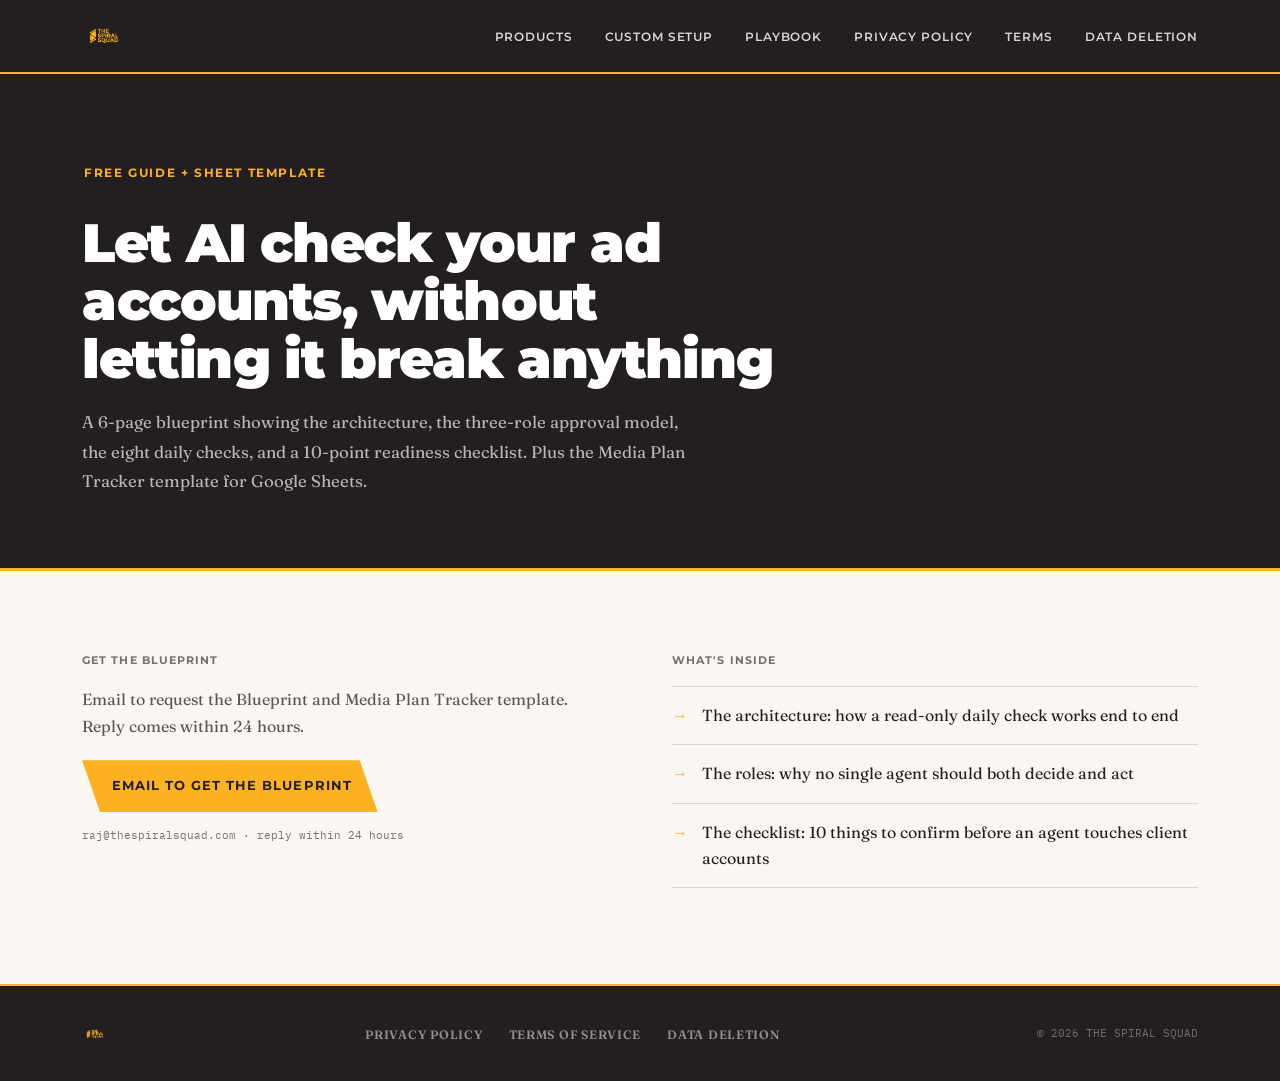
<file: blueprint/index.html>
<!DOCTYPE html>
<html lang="en">
<head>
  <meta charset="UTF-8">
  <meta name="viewport" content="width=device-width, initial-scale=1.0">
  <title>Free guide: The Safe AI Ad-Ops Blueprint</title>
  <meta name="description" content="A 6-page blueprint showing the architecture, the three-role approval model, the eight daily checks, and a 10-point readiness checklist. Plus the Media Plan Tracker template.">
  <meta name="robots" content="index, follow">
  <link rel="canonical" href="https://thespiralsquad.com/blueprint/">
  <link rel="icon" href="/favicon.ico" sizes="any">
  <link rel="icon" type="image/png" sizes="32x32" href="/assets/favicon-32.png">
  <link rel="icon" type="image/png" sizes="16x16" href="/assets/favicon-16.png">
  <link rel="apple-touch-icon" sizes="180x180" href="/assets/apple-touch-icon.png">
  <meta property="og:type" content="website">
  <meta property="og:url" content="https://thespiralsquad.com/blueprint/">
  <meta property="og:title" content="Free guide: The Safe AI Ad-Ops Blueprint">
  <meta property="og:description" content="A 6-page blueprint showing the architecture, the three-role approval model, the eight daily checks, and a 10-point readiness checklist.">
  <meta property="og:image" content="https://thespiralsquad.com/assets/social-card.png">
  <meta property="og:image:width" content="1200">
  <meta property="og:image:height" content="630">
  <meta name="twitter:card" content="summary_large_image">
  <meta name="twitter:title" content="Free guide: The Safe AI Ad-Ops Blueprint">
  <meta name="twitter:description" content="A 6-page blueprint showing the architecture, the three-role approval model, the eight daily checks, and a 10-point readiness checklist.">
  <meta name="twitter:image" content="https://thespiralsquad.com/assets/social-card.png">
  <link rel="preconnect" href="https://fonts.googleapis.com">
  <link rel="preconnect" href="https://fonts.gstatic.com" crossorigin>
  <link rel="stylesheet" href="../styles.css">
  <script>document.documentElement.classList.add('js');</script>
  <!-- Meta Pixel -->
  <script>
  !function(f,b,e,v,n,t,s){if(f.fbq)return;n=f.fbq=function(){n.callMethod?
  n.callMethod.apply(n,arguments):n.queue.push(arguments)};if(!f._fbq)f._fbq=n;
  n.push=n;n.loaded=!0;n.version='2.0';n.queue=[];t=b.createElement(e);t.async=!0;
  t.src=v;s=b.getElementsByTagName(e)[0];s.parentNode.insertBefore(t,s)}(window,
  document,'script','https://connect.facebook.net/en_US/fbevents.js');
  fbq('init', '274335162095786');
  fbq('track', 'PageView');
  </script>
  <noscript><img height="1" width="1" style="display:none"
    src="https://www.facebook.com/tr?id=274335162095786&ev=PageView&noscript=1"/></noscript>
</head>
<body>

<nav class="nav">
  <div class="nav-inner container">
    <a href="../" aria-label="The Spiral Squad home">
      <img class="nav-logo" src="../assets/logo.png" alt="The Spiral Squad">
    </a>
    <button class="nav-hamburger" aria-label="Open navigation menu" aria-expanded="false" aria-controls="nav-links">
      <svg width="22" height="16" viewBox="0 0 22 16" fill="none" aria-hidden="true" focusable="false">
        <rect width="22" height="2" fill="currentColor"/>
        <rect y="7" width="22" height="2" fill="currentColor"/>
        <rect y="14" width="22" height="2" fill="currentColor"/>
      </svg>
    </button>
    <ul class="nav-links" id="nav-links">
      <li><a href="/products/">Products</a></li>
      <li><a href="/products/#custom-setup">Custom Setup</a></li>
      <li><a href="../ad-ops/">Playbook</a></li>
      <li><a href="../privacy-policy/">Privacy Policy</a></li>
      <li><a href="../terms-of-service/">Terms</a></li>
      <li><a href="../data-deletion/">Data Deletion</a></li>
    </ul>
  </div>
</nav>

<!-- HERO -->
<div class="sales-hero">
  <div class="container">
    <span class="eyebrow">Free guide + sheet template</span>
    <h1>Let AI check your ad accounts, without letting it break anything</h1>
    <p class="hero-sub">A 6-page blueprint showing the architecture, the three-role approval model, the eight daily checks, and a 10-point readiness checklist. Plus the Media Plan Tracker template for Google Sheets.</p>
  </div>
</div>

<!-- FORM + BULLETS -->
<div class="optin-body">
  <div class="container">
    <div class="optin-grid">
      <div>
        <span class="optin-label">Get the Blueprint</span>
        <p class="how-body" style="margin-bottom:20px;">Email to request the Blueprint and Media Plan Tracker template. Reply comes within 24 hours.</p>
        <a href="mailto:raj@thespiralsquad.com?subject=Blueprint%20request&body=Hi%20Raj%2C%20I%27d%20like%20the%20Safe%20AI%20Ad-Ops%20Blueprint." class="btn" onclick="if(typeof fbq==='function'){fbq('track','Lead');}">Email to get the Blueprint</a>
        <p class="optin-consent" style="margin-top:14px;">raj@thespiralsquad.com · reply within 24 hours</p>
      </div>
      <div>
        <span class="optin-label">What's inside</span>
        <ul class="optin-points">
          <li>The architecture: how a read-only daily check works end to end</li>
          <li>The roles: why no single agent should both decide and act</li>
          <li>The checklist: 10 things to confirm before an agent touches client accounts</li>
        </ul>
      </div>
    </div>
  </div>
</div>

<footer>
  <div class="footer-inner container">
    <a href="../" aria-label="The Spiral Squad home">
      <img class="footer-logo" src="../assets/logo.png" alt="The Spiral Squad">
    </a>
    <ul class="footer-links">
      <li><a href="../privacy-policy/">Privacy Policy</a></li>
      <li><a href="../terms-of-service/">Terms of Service</a></li>
      <li><a href="../data-deletion/">Data Deletion</a></li>
    </ul>
    <p class="footer-copy">&copy; 2026 THE SPIRAL SQUAD</p>
  </div>
</footer>

<script>
  (function() {
    var btn   = document.querySelector('.nav-hamburger');
    var links = document.getElementById('nav-links');
    function closeMenu() {
      links.classList.remove('is-open');
      btn.setAttribute('aria-expanded', 'false');
      btn.setAttribute('aria-label', 'Open navigation menu');
    }
    btn.addEventListener('click', function() {
      var open = links.classList.toggle('is-open');
      btn.setAttribute('aria-expanded', String(open));
      btn.setAttribute('aria-label', open ? 'Close navigation menu' : 'Open navigation menu');
    });
    links.querySelectorAll('a').forEach(function(a) { a.addEventListener('click', closeMenu); });
    document.addEventListener('keydown', function(e) {
      if (e.key === 'Escape' && links.classList.contains('is-open')) { closeMenu(); btn.focus(); }
    });
  })();

</script>

</body>
</html>
</file>
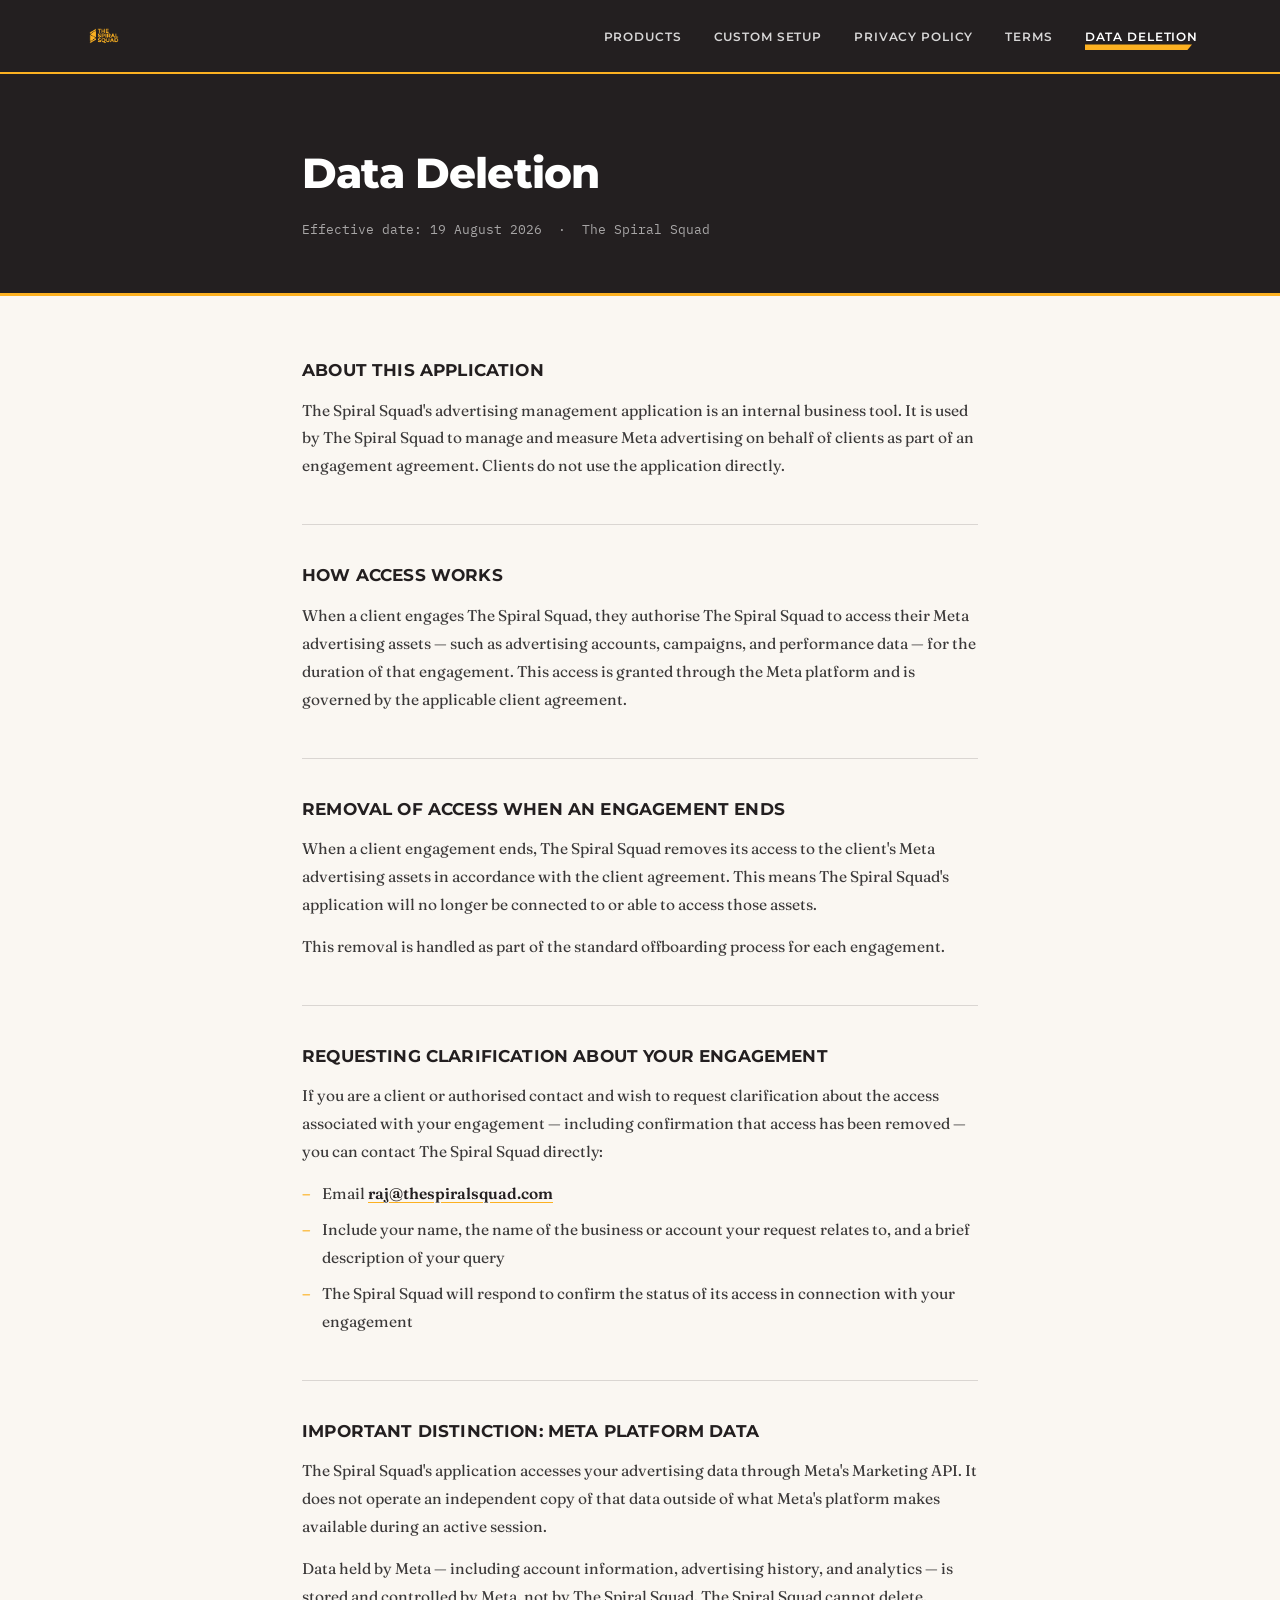
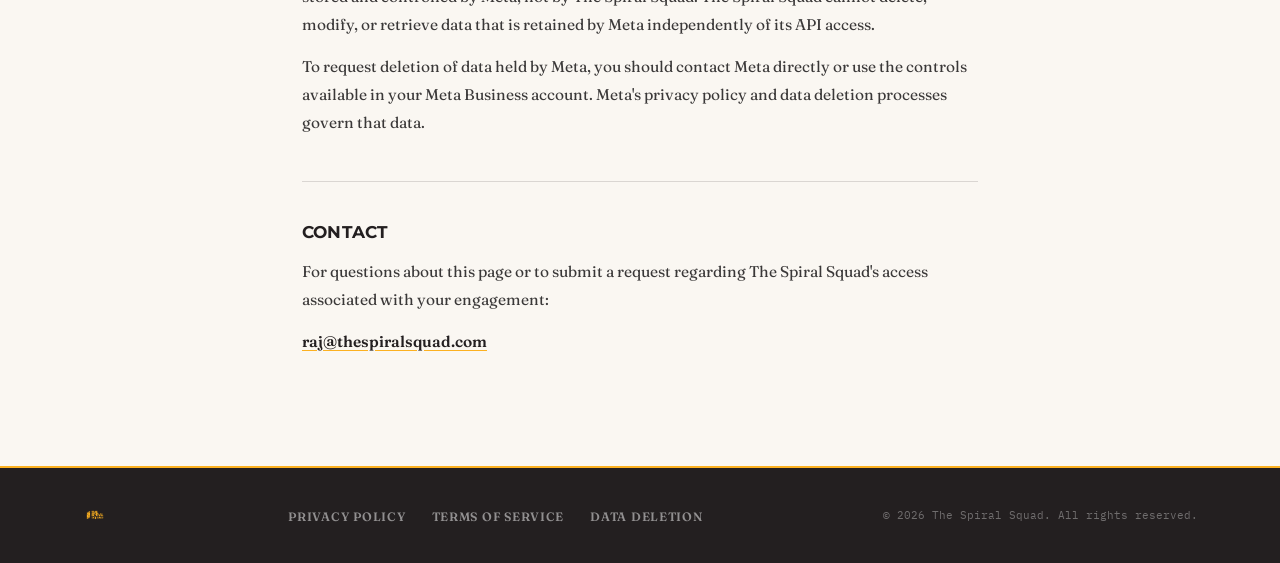
<file: data-deletion/index.html>
<!DOCTYPE html>
<html lang="en">
<head>
  <meta charset="UTF-8">
  <meta name="viewport" content="width=device-width, initial-scale=1.0">
  <title>Data Deletion — The Spiral Squad</title>
  <meta name="description" content="Information about data deletion and access removal for The Spiral Squad's advertising management application.">
  <meta name="robots" content="index, follow">
  <link rel="canonical" href="https://thespiralsquad.com/data-deletion/">
  <link rel="icon" href="/favicon.ico" sizes="any">
  <link rel="icon" type="image/png" sizes="32x32" href="/assets/favicon-32.png">
  <link rel="icon" type="image/png" sizes="16x16" href="/assets/favicon-16.png">
  <link rel="apple-touch-icon" sizes="180x180" href="/assets/apple-touch-icon.png">
  <!-- Open Graph -->
  <meta property="og:type" content="website">
  <meta property="og:url" content="https://thespiralsquad.com/data-deletion/">
  <meta property="og:title" content="Data Deletion — The Spiral Squad">
  <meta property="og:description" content="Information about data deletion and access removal for The Spiral Squad's advertising management application.">
  <meta property="og:image" content="https://thespiralsquad.com/assets/social-card.png">
  <meta property="og:image:width" content="1200">
  <meta property="og:image:height" content="630">
  <!-- Twitter Card -->
  <meta name="twitter:card" content="summary_large_image">
  <meta name="twitter:title" content="Data Deletion — The Spiral Squad">
  <meta name="twitter:description" content="Information about data deletion and access removal for The Spiral Squad's advertising management application.">
  <meta name="twitter:image" content="https://thespiralsquad.com/assets/social-card.png">
  <link rel="preconnect" href="https://fonts.googleapis.com">
  <link rel="preconnect" href="https://fonts.gstatic.com" crossorigin>
  <link rel="stylesheet" href="../styles.css">
</head>
<body>

<nav class="nav">
  <div class="nav-inner container">
    <a href="/" aria-label="The Spiral Squad home">
      <img class="nav-logo" src="../assets/logo.png" alt="The Spiral Squad">
    </a>
    <button class="nav-hamburger" aria-label="Open navigation menu" aria-expanded="false" aria-controls="nav-links">
      <svg width="22" height="16" viewBox="0 0 22 16" fill="none" aria-hidden="true" focusable="false">
        <rect width="22" height="2" fill="currentColor"/>
        <rect y="7" width="22" height="2" fill="currentColor"/>
        <rect y="14" width="22" height="2" fill="currentColor"/>
      </svg>
    </button>
    <ul class="nav-links" id="nav-links">
      <li><a href="/products/">Products</a></li>
      <li><a href="/products/#custom-setup">Custom Setup</a></li>
      <li><a href="/privacy-policy/">Privacy Policy</a></li>
      <li><a href="/terms-of-service/">Terms</a></li>
      <li><a href="/data-deletion/" aria-current="page">Data Deletion</a></li>
    </ul>
  </div>
</nav>

<div class="prose-hero">
  <div class="prose-wrap">
    <h1>Data Deletion</h1>
    <p class="effective">Effective date: 19 August 2026 &nbsp;·&nbsp; The Spiral Squad</p>
  </div>
</div>

<div class="prose">
  <div class="prose-wrap">

    <h2>About This Application</h2>
    <p>The Spiral Squad's advertising management application is an internal business tool. It is used by The Spiral Squad to manage and measure Meta advertising on behalf of clients as part of an engagement agreement. Clients do not use the application directly.</p>

    <h2>How Access Works</h2>
    <p>When a client engages The Spiral Squad, they authorise The Spiral Squad to access their Meta advertising assets — such as advertising accounts, campaigns, and performance data — for the duration of that engagement. This access is granted through the Meta platform and is governed by the applicable client agreement.</p>

    <h2>Removal of Access When an Engagement Ends</h2>
    <p>When a client engagement ends, The Spiral Squad removes its access to the client's Meta advertising assets in accordance with the client agreement. This means The Spiral Squad's application will no longer be connected to or able to access those assets.</p>
    <p>This removal is handled as part of the standard offboarding process for each engagement.</p>

    <h2>Requesting Clarification About Your Engagement</h2>
    <p>If you are a client or authorised contact and wish to request clarification about the access associated with your engagement — including confirmation that access has been removed — you can contact The Spiral Squad directly:</p>
    <ul>
      <li>Email <a href="mailto:raj@thespiralsquad.com">raj@thespiralsquad.com</a></li>
      <li>Include your name, the name of the business or account your request relates to, and a brief description of your query</li>
      <li>The Spiral Squad will respond to confirm the status of its access in connection with your engagement</li>
    </ul>

    <h2>Important Distinction: Meta Platform Data</h2>
    <p>The Spiral Squad's application accesses your advertising data through Meta's Marketing API. It does not operate an independent copy of that data outside of what Meta's platform makes available during an active session.</p>
    <p>Data held by Meta — including account information, advertising history, and analytics — is stored and controlled by Meta, not by The Spiral Squad. The Spiral Squad cannot delete, modify, or retrieve data that is retained by Meta independently of its API access.</p>
    <p>To request deletion of data held by Meta, you should contact Meta directly or use the controls available in your Meta Business account. Meta's privacy policy and data deletion processes govern that data.</p>

    <h2>Contact</h2>
    <p>For questions about this page or to submit a request regarding The Spiral Squad's access associated with your engagement:</p>
    <p><a href="mailto:raj@thespiralsquad.com">raj@thespiralsquad.com</a></p>

  </div>
</div>

<footer>
  <div class="footer-inner container">
    <a href="/" aria-label="The Spiral Squad home">
      <img class="footer-logo" src="../assets/logo.png" alt="The Spiral Squad">
    </a>
    <ul class="footer-links">
      <li><a href="/privacy-policy/">Privacy Policy</a></li>
      <li><a href="/terms-of-service/">Terms of Service</a></li>
      <li><a href="/data-deletion/">Data Deletion</a></li>
    </ul>
    <p class="footer-copy">&copy; 2026 The Spiral Squad. All rights reserved.</p>
  </div>
</footer>

<script>
  (function() {
    var btn = document.querySelector('.nav-hamburger');
    var links = document.getElementById('nav-links');

    function closeMenu() {
      links.classList.remove('is-open');
      btn.setAttribute('aria-expanded', 'false');
      btn.setAttribute('aria-label', 'Open navigation menu');
    }

    btn.addEventListener('click', function() {
      var open = links.classList.toggle('is-open');
      btn.setAttribute('aria-expanded', String(open));
      btn.setAttribute('aria-label', open ? 'Close navigation menu' : 'Open navigation menu');
    });

    links.querySelectorAll('a').forEach(function(a) {
      a.addEventListener('click', closeMenu);
    });

    document.addEventListener('keydown', function(e) {
      if (e.key === 'Escape' && links.classList.contains('is-open')) {
        closeMenu();
        btn.focus();
      }
    });
  })();
</script>
</body>
</html>
</file>
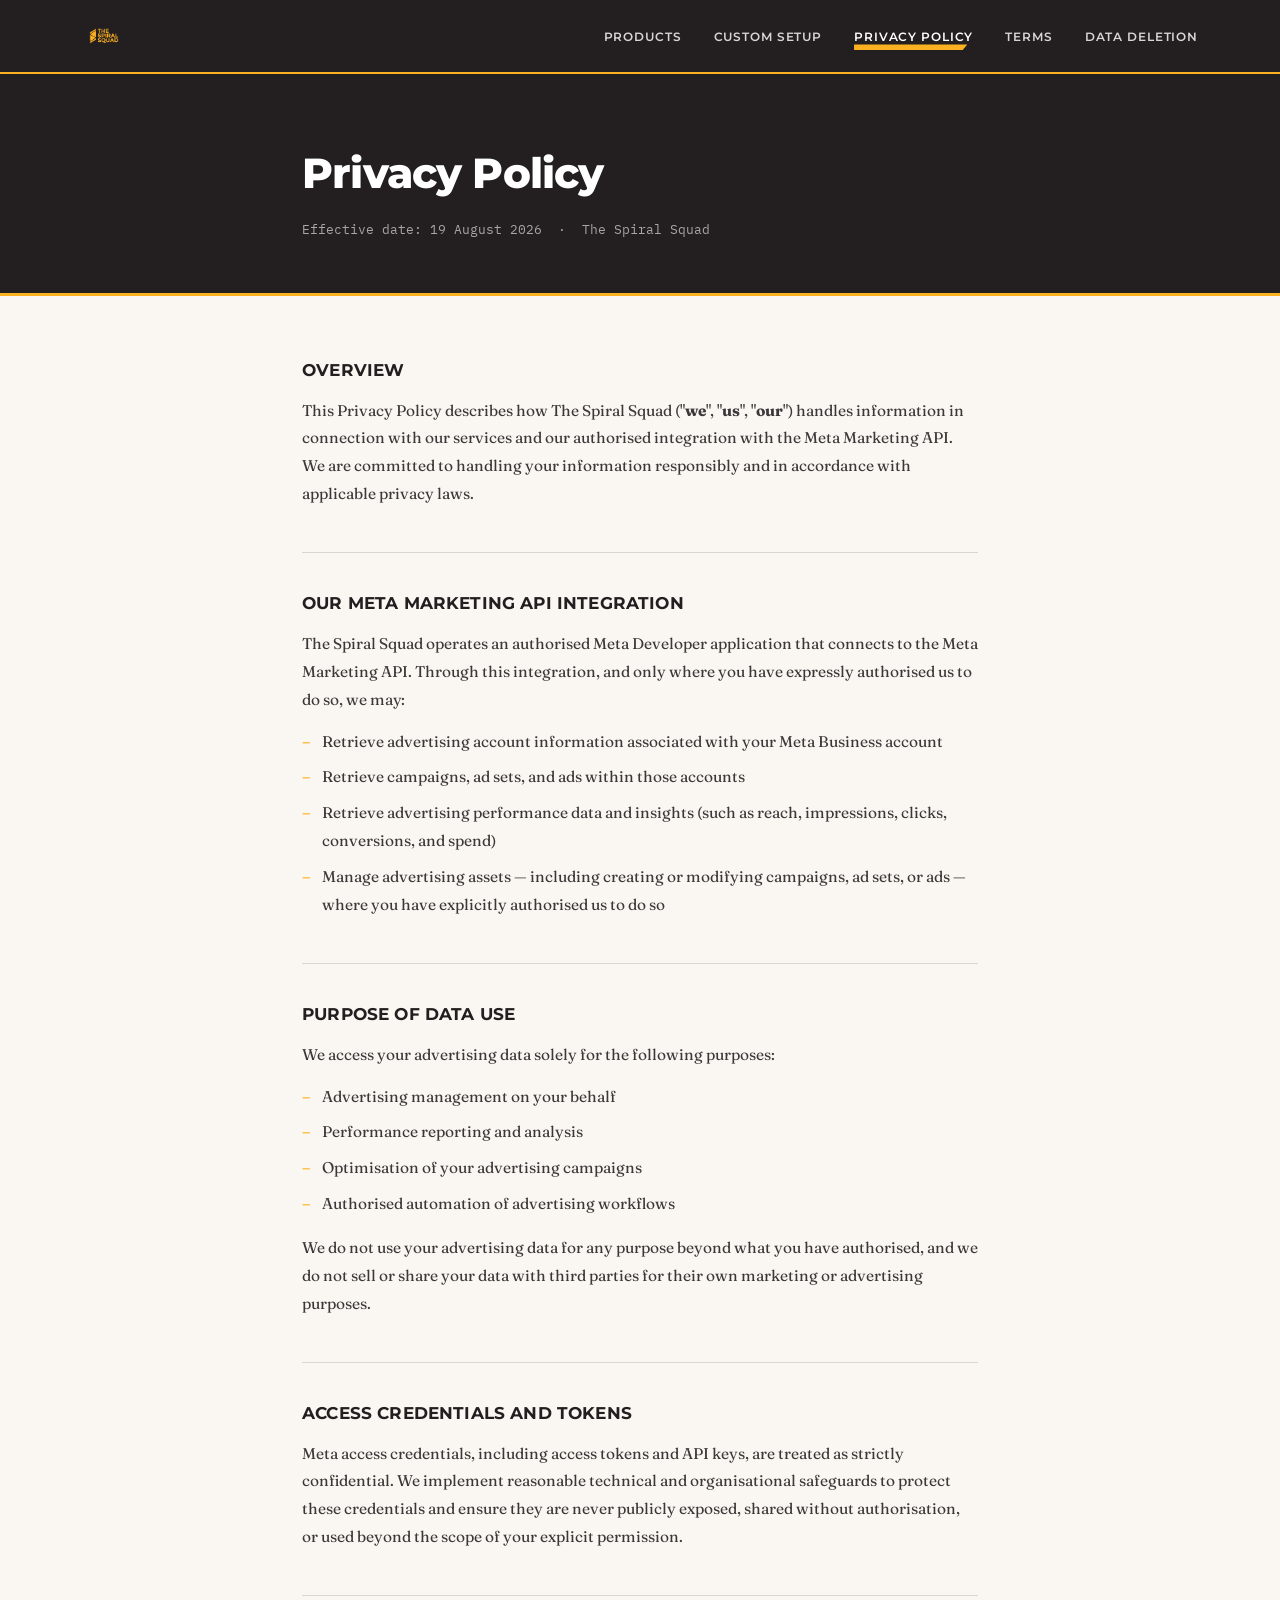
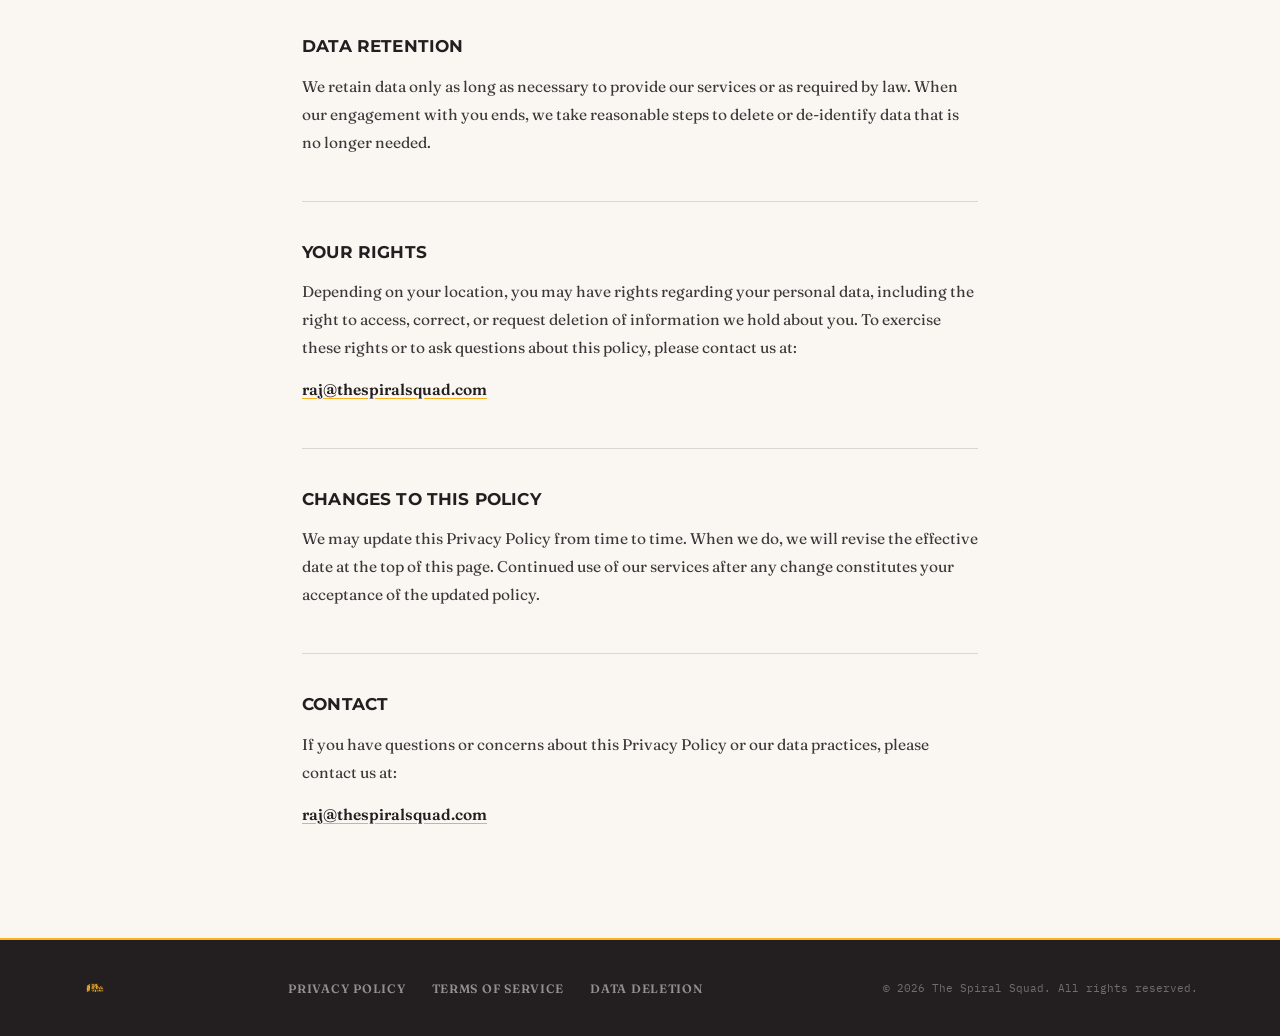
<file: privacy-policy/index.html>
<!DOCTYPE html>
<html lang="en">
<head>
  <meta charset="UTF-8">
  <meta name="viewport" content="width=device-width, initial-scale=1.0">
  <title>Privacy Policy — The Spiral Squad</title>
  <meta name="description" content="Privacy Policy for The Spiral Squad, describing how we handle data in connection with our authorised Meta Marketing API integration.">
  <meta name="robots" content="index, follow">
  <link rel="canonical" href="https://thespiralsquad.com/privacy-policy/">
  <link rel="icon" href="/favicon.ico" sizes="any">
  <link rel="icon" type="image/png" sizes="32x32" href="/assets/favicon-32.png">
  <link rel="icon" type="image/png" sizes="16x16" href="/assets/favicon-16.png">
  <link rel="apple-touch-icon" sizes="180x180" href="/assets/apple-touch-icon.png">
  <!-- Open Graph -->
  <meta property="og:type" content="website">
  <meta property="og:url" content="https://thespiralsquad.com/privacy-policy/">
  <meta property="og:title" content="Privacy Policy — The Spiral Squad">
  <meta property="og:description" content="Privacy Policy for The Spiral Squad, describing how we handle data in connection with our authorised Meta Marketing API integration.">
  <meta property="og:image" content="https://thespiralsquad.com/assets/social-card.png">
  <meta property="og:image:width" content="1200">
  <meta property="og:image:height" content="630">
  <!-- Twitter Card -->
  <meta name="twitter:card" content="summary_large_image">
  <meta name="twitter:title" content="Privacy Policy — The Spiral Squad">
  <meta name="twitter:description" content="Privacy Policy for The Spiral Squad, describing how we handle data in connection with our authorised Meta Marketing API integration.">
  <meta name="twitter:image" content="https://thespiralsquad.com/assets/social-card.png">
  <link rel="preconnect" href="https://fonts.googleapis.com">
  <link rel="preconnect" href="https://fonts.gstatic.com" crossorigin>
  <link rel="stylesheet" href="../styles.css">
</head>
<body>

<nav class="nav">
  <div class="nav-inner container">
    <a href="/" aria-label="The Spiral Squad home">
      <img class="nav-logo" src="../assets/logo.png" alt="The Spiral Squad">
    </a>
    <button class="nav-hamburger" aria-label="Open navigation menu" aria-expanded="false" aria-controls="nav-links">
      <svg width="22" height="16" viewBox="0 0 22 16" fill="none" aria-hidden="true" focusable="false">
        <rect width="22" height="2" fill="currentColor"/>
        <rect y="7" width="22" height="2" fill="currentColor"/>
        <rect y="14" width="22" height="2" fill="currentColor"/>
      </svg>
    </button>
    <ul class="nav-links" id="nav-links">
      <li><a href="/products/">Products</a></li>
      <li><a href="/products/#custom-setup">Custom Setup</a></li>
      <li><a href="/privacy-policy/" aria-current="page">Privacy Policy</a></li>
      <li><a href="/terms-of-service/">Terms</a></li>
      <li><a href="/data-deletion/">Data Deletion</a></li>
    </ul>
  </div>
</nav>

<div class="prose-hero">
  <div class="prose-wrap">
    <h1>Privacy Policy</h1>
    <p class="effective">Effective date: 19 August 2026 &nbsp;·&nbsp; The Spiral Squad</p>
  </div>
</div>

<div class="prose">
  <div class="prose-wrap">

    <h2>Overview</h2>
    <p>This Privacy Policy describes how The Spiral Squad ("<strong>we</strong>", "<strong>us</strong>", "<strong>our</strong>") handles information in connection with our services and our authorised integration with the Meta Marketing API. We are committed to handling your information responsibly and in accordance with applicable privacy laws.</p>

    <h2>Our Meta Marketing API Integration</h2>
    <p>The Spiral Squad operates an authorised Meta Developer application that connects to the Meta Marketing API. Through this integration, and only where you have expressly authorised us to do so, we may:</p>
    <ul>
      <li>Retrieve advertising account information associated with your Meta Business account</li>
      <li>Retrieve campaigns, ad sets, and ads within those accounts</li>
      <li>Retrieve advertising performance data and insights (such as reach, impressions, clicks, conversions, and spend)</li>
      <li>Manage advertising assets — including creating or modifying campaigns, ad sets, or ads — where you have explicitly authorised us to do so</li>
    </ul>

    <h2>Purpose of Data Use</h2>
    <p>We access your advertising data solely for the following purposes:</p>
    <ul>
      <li>Advertising management on your behalf</li>
      <li>Performance reporting and analysis</li>
      <li>Optimisation of your advertising campaigns</li>
      <li>Authorised automation of advertising workflows</li>
    </ul>
    <p>We do not use your advertising data for any purpose beyond what you have authorised, and we do not sell or share your data with third parties for their own marketing or advertising purposes.</p>

    <h2>Access Credentials and Tokens</h2>
    <p>Meta access credentials, including access tokens and API keys, are treated as strictly confidential. We implement reasonable technical and organisational safeguards to protect these credentials and ensure they are never publicly exposed, shared without authorisation, or used beyond the scope of your explicit permission.</p>

    <h2>Data Retention</h2>
    <p>We retain data only as long as necessary to provide our services or as required by law. When our engagement with you ends, we take reasonable steps to delete or de-identify data that is no longer needed.</p>

    <h2>Your Rights</h2>
    <p>Depending on your location, you may have rights regarding your personal data, including the right to access, correct, or request deletion of information we hold about you. To exercise these rights or to ask questions about this policy, please contact us at:</p>
    <p><a href="mailto:raj@thespiralsquad.com">raj@thespiralsquad.com</a></p>

    <h2>Changes to This Policy</h2>
    <p>We may update this Privacy Policy from time to time. When we do, we will revise the effective date at the top of this page. Continued use of our services after any change constitutes your acceptance of the updated policy.</p>

    <h2>Contact</h2>
    <p>If you have questions or concerns about this Privacy Policy or our data practices, please contact us at:</p>
    <p><a href="mailto:raj@thespiralsquad.com">raj@thespiralsquad.com</a></p>

  </div>
</div>

<footer>
  <div class="footer-inner container">
    <a href="/" aria-label="The Spiral Squad home">
      <img class="footer-logo" src="../assets/logo.png" alt="The Spiral Squad">
    </a>
    <ul class="footer-links">
      <li><a href="/privacy-policy/">Privacy Policy</a></li>
      <li><a href="/terms-of-service/">Terms of Service</a></li>
      <li><a href="/data-deletion/">Data Deletion</a></li>
    </ul>
    <p class="footer-copy">&copy; 2026 The Spiral Squad. All rights reserved.</p>
  </div>
</footer>

<script>
  (function() {
    var btn = document.querySelector('.nav-hamburger');
    var links = document.getElementById('nav-links');

    function closeMenu() {
      links.classList.remove('is-open');
      btn.setAttribute('aria-expanded', 'false');
      btn.setAttribute('aria-label', 'Open navigation menu');
    }

    btn.addEventListener('click', function() {
      var open = links.classList.toggle('is-open');
      btn.setAttribute('aria-expanded', String(open));
      btn.setAttribute('aria-label', open ? 'Close navigation menu' : 'Open navigation menu');
    });

    links.querySelectorAll('a').forEach(function(a) {
      a.addEventListener('click', closeMenu);
    });

    document.addEventListener('keydown', function(e) {
      if (e.key === 'Escape' && links.classList.contains('is-open')) {
        closeMenu();
        btn.focus();
      }
    });
  })();
</script>
</body>
</html>
</file>
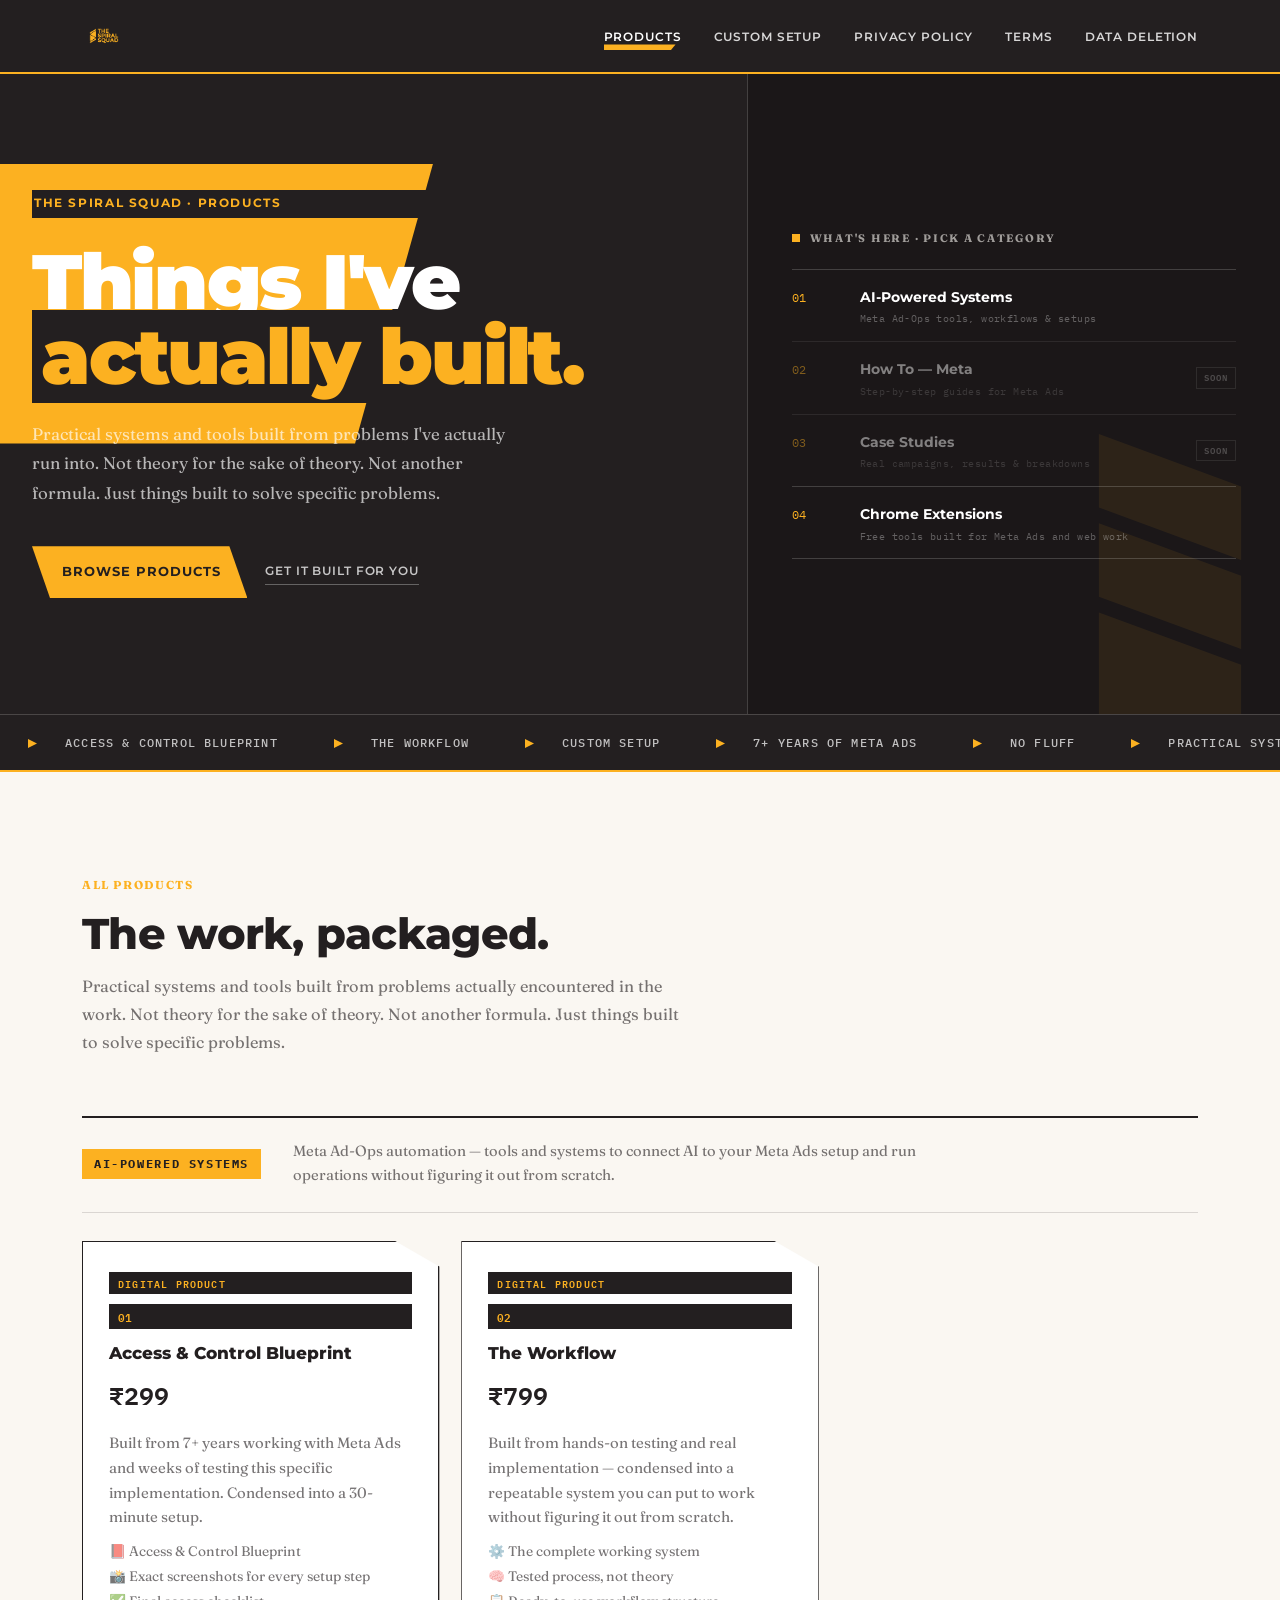
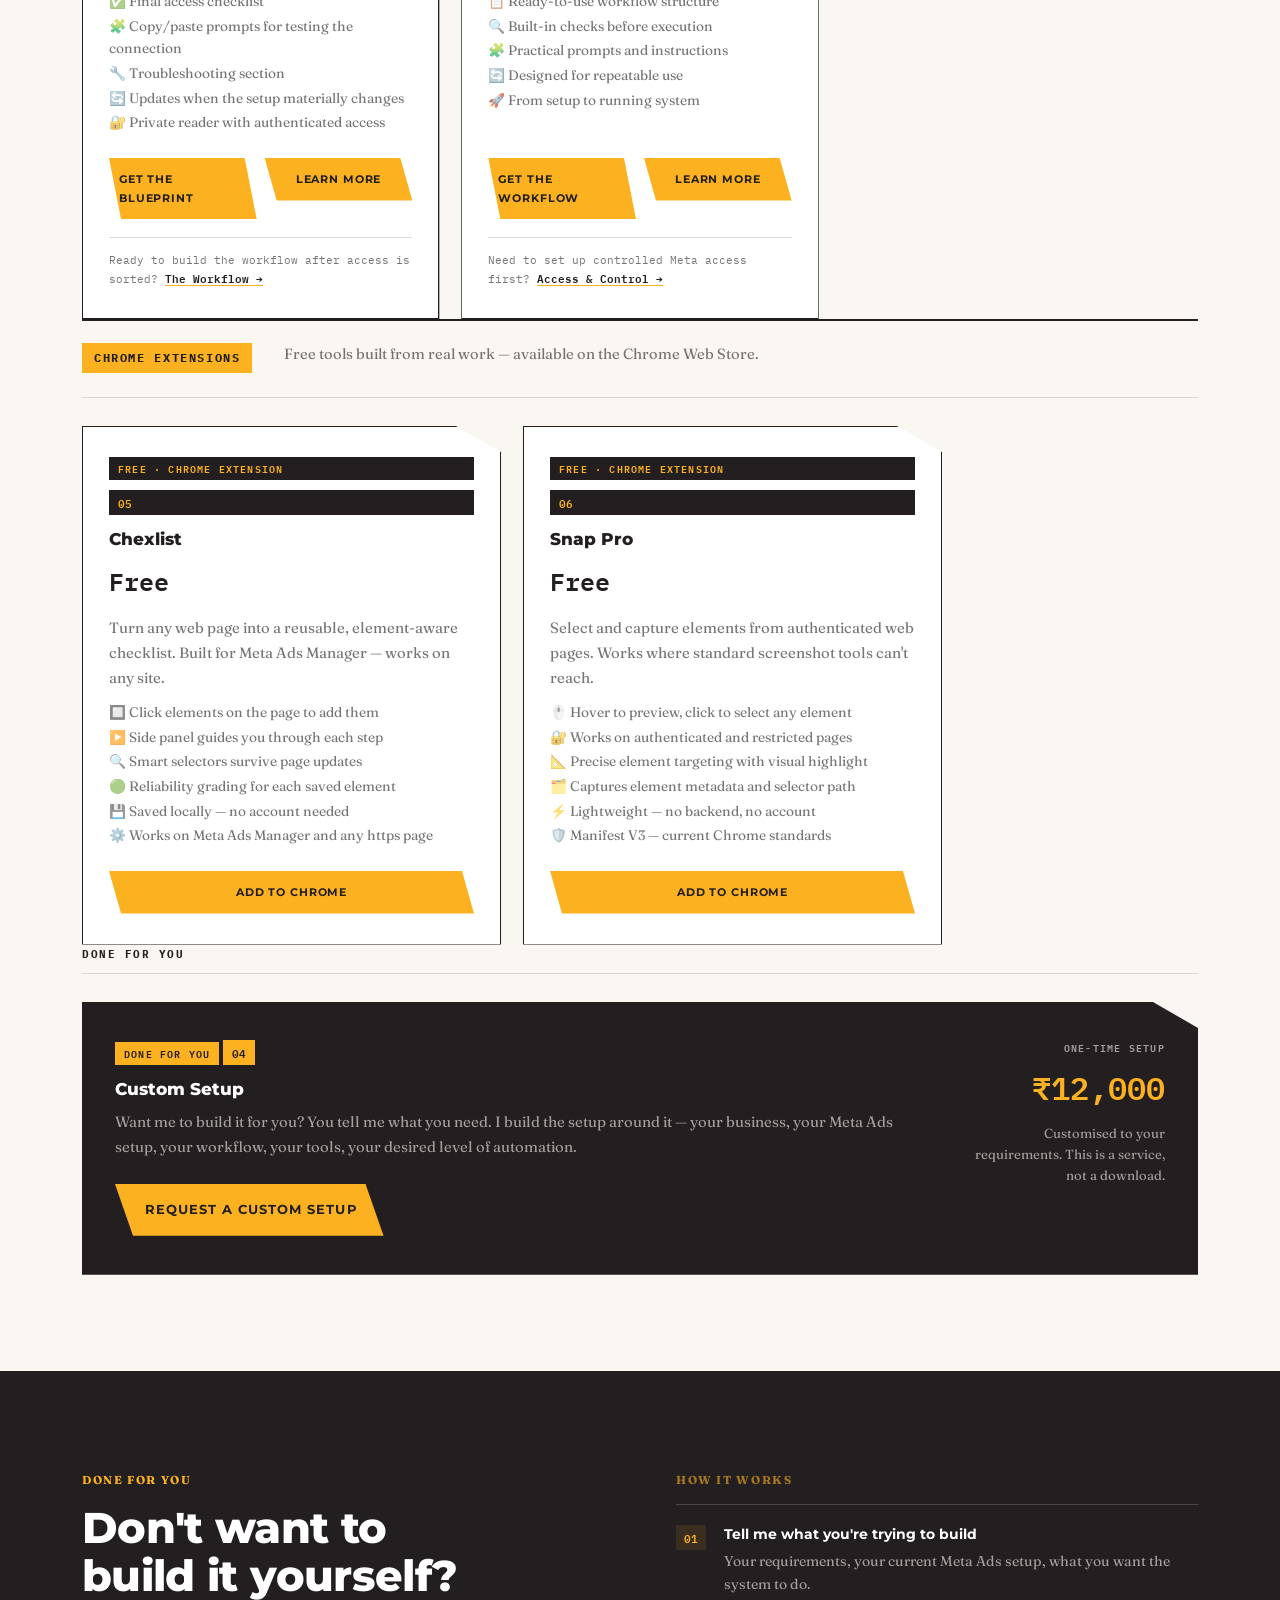
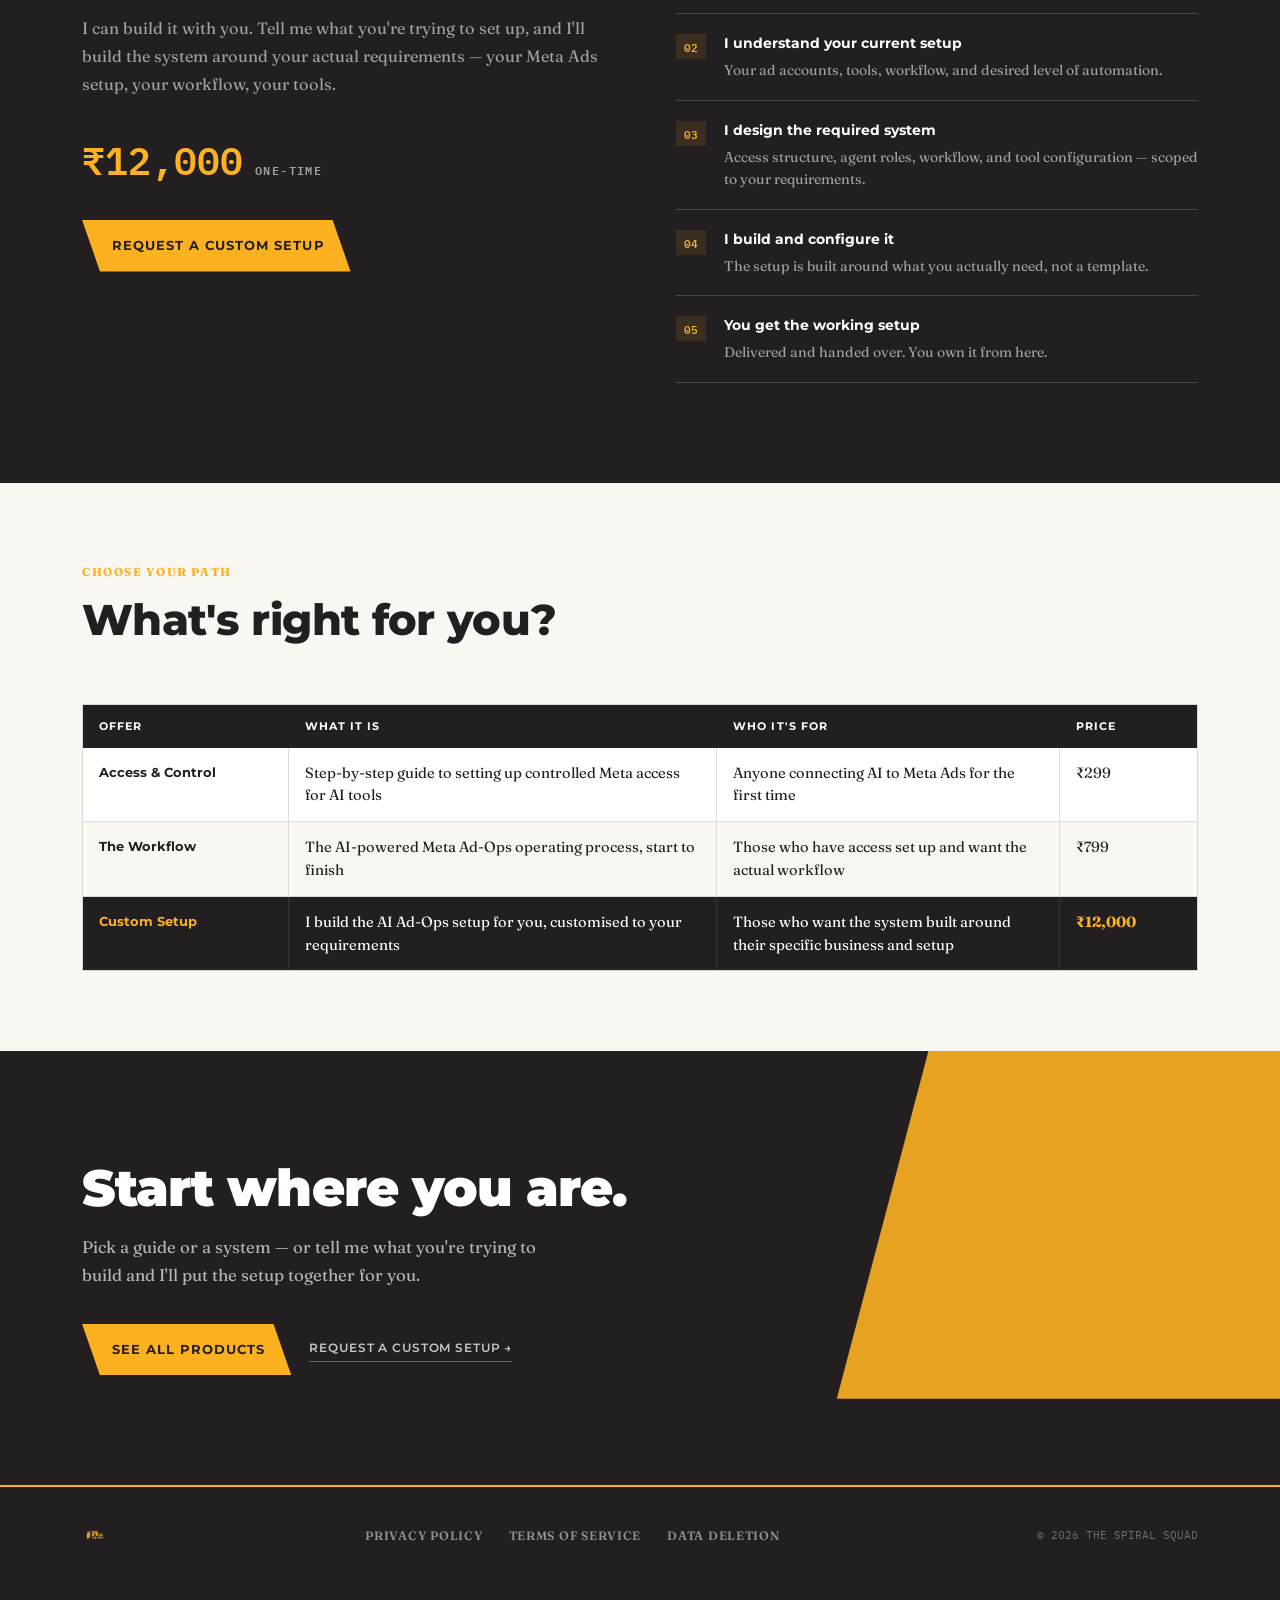
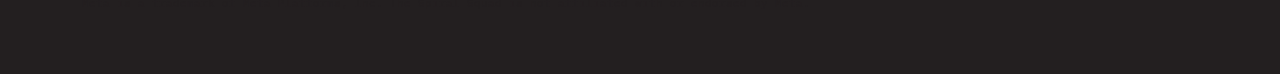
<file: products/index.html>
<!DOCTYPE html>
<html lang="en">
<head>
  <meta charset="UTF-8">
  <meta name="viewport" content="width=device-width, initial-scale=1.0">
  <title>Products — The Spiral Squad</title>
  <meta name="description" content="Things I've actually built. Practical systems and tools from 7+ years working with Meta Ads — not things I asked AI to invent for me.">
  <meta name="robots" content="index, follow">
  <link rel="canonical" href="https://thespiralsquad.com/products/">
  <link rel="icon" href="/favicon.ico" sizes="any">
  <link rel="icon" type="image/png" sizes="32x32" href="../assets/favicon-32.png">
  <link rel="icon" type="image/png" sizes="16x16" href="../assets/favicon-16.png">
  <link rel="apple-touch-icon" sizes="180x180" href="../assets/apple-touch-icon.png">
  <!-- Open Graph -->
  <meta property="og:type" content="website">
  <meta property="og:url" content="https://thespiralsquad.com/products/">
  <meta property="og:title" content="Products — The Spiral Squad">
  <meta property="og:description" content="Practical tools and systems built from real use. AI-powered Meta Ad-Ops, access guides, and done-for-you setups.">
  <meta property="og:image" content="https://thespiralsquad.com/assets/social-card.png">
  <meta property="og:image:width" content="1200">
  <meta property="og:image:height" content="630">
  <!-- Twitter Card -->
  <meta name="twitter:card" content="summary_large_image">
  <meta name="twitter:title" content="Products — The Spiral Squad">
  <meta name="twitter:description" content="Practical tools and systems built from real use. AI-powered Meta Ad-Ops, access guides, and done-for-you setups.">
  <meta name="twitter:image" content="https://thespiralsquad.com/assets/social-card.png">
  <link rel="preconnect" href="https://fonts.googleapis.com">
  <link rel="preconnect" href="https://fonts.gstatic.com" crossorigin>
  <link rel="stylesheet" href="../styles.css">
  <script>document.documentElement.classList.add('js');</script>
  <!-- Meta Pixel -->
  <script>
  !function(f,b,e,v,n,t,s){if(f.fbq)return;n=f.fbq=function(){n.callMethod?
  n.callMethod.apply(n,arguments):n.queue.push(arguments)};if(!f._fbq)f._fbq=n;
  n.push=n;n.loaded=!0;n.version='2.0';n.queue=[];t=b.createElement(e);t.async=!0;
  t.src=v;s=b.getElementsByTagName(e)[0];s.parentNode.insertBefore(t,s)}(window,
  document,'script','https://connect.facebook.net/en_US/fbevents.js');
  fbq('init','274335162095786');fbq('track','PageView');
  </script>
  <noscript><img height="1" width="1" style="display:none" src="https://www.facebook.com/tr?id=274335162095786&ev=PageView&noscript=1"/></noscript>
  <!-- End Meta Pixel -->
</head>
<body>

<nav class="nav">
  <div class="nav-inner container">
    <a href="/" aria-label="The Spiral Squad home">
      <img class="nav-logo" src="../assets/logo.png" alt="The Spiral Squad">
    </a>
    <button class="nav-hamburger" aria-label="Open navigation menu" aria-expanded="false" aria-controls="nav-links">
      <svg width="22" height="16" viewBox="0 0 22 16" fill="none" aria-hidden="true" focusable="false">
        <rect width="22" height="2" fill="currentColor"/>
        <rect y="7" width="22" height="2" fill="currentColor"/>
        <rect y="14" width="22" height="2" fill="currentColor"/>
      </svg>
    </button>
    <ul class="nav-links" id="nav-links">
      <li><a href="#products" aria-current="page">Products</a></li>
      <li><a href="#custom-setup">Custom Setup</a></li>
      <li><a href="/privacy-policy/">Privacy Policy</a></li>
      <li><a href="/terms-of-service/">Terms</a></li>
      <li><a href="/data-deletion/">Data Deletion</a></li>
    </ul>
  </div>
</nav>

<!-- HERO ─────────────────────────────────────────────────────── -->
<section class="hero">
  <div class="hero-grid">
    <div class="hero-left">
      <div class="hero-flag" aria-hidden="true"></div>
      <span class="eyebrow">The Spiral Squad · Products</span>
      <h1>Things I've <span class="lit">actually built.</span></h1>
      <p class="hero-sub">Practical systems and tools built from problems I've actually run into. Not theory for the sake of theory. Not another formula. Just things built to solve specific problems.</p>
      <div class="hero-actions">
        <a href="#products" class="btn">Browse products</a>
        <a href="#custom-setup" class="btn-ghost">Get it built for you</a>
      </div>
    </div>
    <div class="hero-right">
      <svg class="glyph-watermark" viewBox="0 0 271 648" fill="none" xmlns="http://www.w3.org/2000/svg" aria-hidden="true">
        <path d="M0 0 L271 100 L271 240 L0 140 Z" fill="#FCB121"/>
        <path d="M0 170 L271 270 L271 410 L0 310 Z" fill="#FCB121"/>
        <path d="M0 340 L271 440 L271 648 L0 548 Z" fill="#FCB121"/>
      </svg>
      <p class="docket-head">What's here · pick a category</p>
      <ul class="docket">
        <li>
          <span class="code mono">01</span>
          <a href="#ai-powered-systems" class="docket-cat">
            <span class="name">AI-Powered Systems</span>
            <span class="docket-cat-desc">Meta Ad-Ops tools, workflows &amp; setups</span>
          </a>
        </li>
        <li class="docket-soon">
          <span class="code mono">02</span>
          <span class="docket-cat">
            <span class="name">How To — Meta</span>
            <span class="docket-cat-desc">Step-by-step guides for Meta Ads</span>
          </a>
          </span>
          <span class="docket-pill">Soon</span>
        </li>
        <li class="docket-soon">
          <span class="code mono">03</span>
          <span class="docket-cat">
            <span class="name">Case Studies</span>
            <span class="docket-cat-desc">Real campaigns, results &amp; breakdowns</span>
          </span>
          <span class="docket-pill">Soon</span>
        </li>
        <li>
          <span class="code mono">04</span>
          <a href="#chrome-extensions" class="docket-cat">
            <span class="name">Chrome Extensions</span>
            <span class="docket-cat-desc">Free tools built for Meta Ads and web work</span>
          </a>
        </li>
      </ul>
    </div>
  </div>
</section>

<div class="ticker" aria-hidden="true">
  <div class="ticker-track" id="tickerTrack"></div>
</div>

<!-- PRODUCTS ──────────────────────────────────────────────────── -->
<section class="section" id="products">
  <div class="container">
    <div class="section-head">
      <span class="section-label">All products</span>
      <h2 class="section-title">The work, packaged.</h2>
      <p class="section-body">Practical systems and tools built from problems actually encountered in the work. Not theory for the sake of theory. Not another formula. Just things built to solve specific problems.</p>
    </div>

    <!-- AI-POWERED SYSTEMS CATEGORY ───── -->
    <div class="prod-category-head" id="ai-powered-systems">
      <span class="prod-category-label mono">AI-Powered Systems</span>
      <p class="prod-category-desc">Meta Ad-Ops automation — tools and systems to connect AI to your Meta Ads setup and run operations without figuring it out from scratch.</p>
    </div>
    <div class="card-grid card-grid--3 reveal-group">

      <!-- 01 Access & Control -->
      <div class="prod-card reveal">
        <span class="prod-type">Digital Product</span>
        <span class="tag mono">01</span>
        <h3><a href="/products/access-control/" class="prod-title-link">Access &amp; Control Blueprint</a></h3>
        <div class="prod-price mono">₹299</div>
        <div class="prod-desc">
          <p class="prod-desc-lead">Built from 7+ years working with Meta Ads and weeks of testing this specific implementation. Condensed into a 30-minute setup.</p>
          <ul class="prod-desc-list">
            <li>📕 Access &amp; Control Blueprint</li>
            <li>📸 Exact screenshots for every setup step</li>
            <li>✅ Final access checklist</li>
            <li>🧩 Copy/paste prompts for testing the connection</li>
            <li>🔧 Troubleshooting section</li>
            <li>🔄 Updates when the setup materially changes</li>
            <li>🔐 Private reader with authenticated access</li>
          </ul>
        </div>
        <div class="prod-cta-group">
          <a href="https://pages.razorpay.com/accesscontrol" class="btn prod-cta" data-pixel-checkout="ACCESS_CONTROL" data-pixel-value="299" data-pixel-name="Access &amp; Control Blueprint">Get the Blueprint</a>
          <a href="/products/access-control/" class="btn prod-cta">Learn More</a>
        </div>
        <p class="prod-cross">Ready to build the workflow after access is sorted? <a href="#workflow">The Workflow →</a></p>
      </div>

      <!-- 02 The Workflow -->
      <div class="prod-card reveal" id="workflow">
        <span class="prod-type">Digital Product</span>
        <span class="tag mono">02</span>
        <h3><a href="/products/meta-agent-workflow/" class="prod-title-link">The Workflow</a></h3>
        <div class="prod-price mono">₹799</div>
        <div class="prod-desc">
          <p class="prod-desc-lead">Built from hands-on testing and real implementation — condensed into a repeatable system you can put to work without figuring it out from scratch.</p>
          <ul class="prod-desc-list">
            <li>⚙️ The complete working system</li>
            <li>🧠 Tested process, not theory</li>
            <li>📋 Ready-to-use workflow structure</li>
            <li>🔍 Built-in checks before execution</li>
            <li>🧩 Practical prompts and instructions</li>
            <li>🔄 Designed for repeatable use</li>
            <li>🚀 From setup to running system</li>
          </ul>
        </div>
        <div class="prod-cta-group">
          <a href="https://rzp.io/rzp/metaworkflow" class="btn prod-cta" data-pixel-checkout="THE_WORKFLOW" data-pixel-value="799" data-pixel-name="The Workflow">Get the Workflow</a>
          <a href="/products/meta-agent-workflow/" class="btn prod-cta">Learn More</a>
        </div>
        <p class="prod-cross">Need to set up controlled Meta access first? <a href="#products">Access &amp; Control →</a></p>
      </div>

      <!-- 03 Starter Pack — hidden at launch, not deleted -->
      <div class="prod-card prod-card--bundle reveal" style="display:none">
        <span class="prod-type prod-type--bundle">Bundle</span>
        <span class="tag mono">03</span>
        <h3>Starter Pack</h3>
        <div class="prod-price mono"><s class="prod-price-orig">₹1,098</s>&nbsp;₹999</div>
        <div class="prod-desc">
          <p class="prod-desc-lead">Everything you need to start building your own AI-powered Meta Ad-Ops setup — without piecing it together yourself.</p>
          <ul class="prod-desc-list">
            <li>📕 Access &amp; Control Blueprint</li>
            <li>⚙️ The Workflow</li>
            <li>🧰 The exact tool stack used</li>
            <li>🧭 Guidance on what each tool is for</li>
            <li>🔗 Everything in one place</li>
            <li>🚀 A ready starting point instead of building from scratch</li>
          </ul>
        </div>
        <a href="#" class="btn prod-cta">Get the Starter Pack</a>
        <p class="prod-cross">Want the system built for you instead? <a href="#custom-setup">Custom Setup →</a></p>
      </div>
    </div>

    <!-- CHROME EXTENSIONS CATEGORY ───── -->
    <div class="prod-category-head" id="chrome-extensions">
      <span class="prod-category-label mono">Chrome Extensions</span>
      <p class="prod-category-desc">Free tools built from real work — available on the Chrome Web Store.</p>
    </div>
    <div class="card-grid card-grid--2 reveal-group" id="ext-section">

      <!-- Chexlist -->
      <div class="prod-card reveal">
        <span class="prod-type">Free · Chrome Extension</span>
        <span class="tag mono">05</span>
        <h3><a href="https://chromewebstore.google.com/detail/chexlist/abknpdoeeenjdjmckpebljbjdaobbfeg" class="prod-title-link" target="_blank" rel="noopener">Chexlist</a></h3>
        <div class="prod-price mono">Free</div>
        <div class="prod-desc">
          <p class="prod-desc-lead">Turn any web page into a reusable, element-aware checklist. Built for Meta Ads Manager — works on any site.</p>
          <ul class="prod-desc-list">
            <li>🔲 Click elements on the page to add them</li>
            <li>▶️ Side panel guides you through each step</li>
            <li>🔍 Smart selectors survive page updates</li>
            <li>🟢 Reliability grading for each saved element</li>
            <li>💾 Saved locally — no account needed</li>
            <li>⚙️ Works on Meta Ads Manager and any https page</li>
          </ul>
        </div>
        <div class="prod-cta-group">
          <a href="https://chromewebstore.google.com/detail/chexlist/abknpdoeeenjdjmckpebljbjdaobbfeg" class="btn prod-cta ext-cta" target="_blank" rel="noopener" data-ext="Chexlist">Add to Chrome</a>
        </div>
      </div>

      <!-- Snap Pro -->
      <div class="prod-card reveal">
        <span class="prod-type">Free · Chrome Extension</span>
        <span class="tag mono">06</span>
        <h3><a href="https://chromewebstore.google.com/detail/snap-pro/lpceocoghhmlgchcfpimjdmpnokhdhad" class="prod-title-link" target="_blank" rel="noopener">Snap Pro</a></h3>
        <div class="prod-price mono">Free</div>
        <div class="prod-desc">
          <p class="prod-desc-lead">Select and capture elements from authenticated web pages. Works where standard screenshot tools can't reach.</p>
          <ul class="prod-desc-list">
            <li>🖱️ Hover to preview, click to select any element</li>
            <li>🔐 Works on authenticated and restricted pages</li>
            <li>📐 Precise element targeting with visual highlight</li>
            <li>🗂️ Captures element metadata and selector path</li>
            <li>⚡ Lightweight — no backend, no account</li>
            <li>🛡️ Manifest V3 — current Chrome standards</li>
          </ul>
        </div>
        <div class="prod-cta-group">
          <a href="https://chromewebstore.google.com/detail/snap-pro/lpceocoghhmlgchcfpimjdmpnokhdhad" class="btn prod-cta ext-cta" target="_blank" rel="noopener" data-ext="Snap Pro">Add to Chrome</a>
        </div>
      </div>

    </div>

    <!-- DONE FOR YOU ───────── -->
    <p class="products-group-label products-group-label--dfy mono">Done For You</p>
    <div class="prod-card prod-card--dfy reveal">
      <div class="prod-dfy-inner">
        <div class="prod-dfy-left">
          <span class="prod-type prod-type--service">Done For You</span>
          <span class="tag mono">04</span>
          <h3>Custom Setup</h3>
          <p class="prod-desc">Want me to build it for you? You tell me what you need. I build the setup around it — your business, your Meta Ads setup, your workflow, your tools, your desired level of automation.</p>
          <a href="#custom-setup" class="btn">Request a Custom Setup</a>
        </div>
        <div class="prod-dfy-right">
          <p class="prod-dfy-price-label mono">One-time setup</p>
          <div class="prod-dfy-price mono">₹12,000</div>
          <p class="prod-dfy-note">Customised to your requirements. This is a service, not a download.</p>
        </div>
      </div>
    </div>

  </div>
</section>

<!-- STARTER PACK DETAIL — hidden at launch -->
<section class="how" id="starter-pack" style="display:none">
  <div class="container">
    <div class="how-grid">
      <div>
        <span class="section-label mono">The Starter Pack</span>
        <p class="pull-quote">"Access + Workflow + the tools I actually use."</p>
        <p class="how-body" style="margin-top:20px;">For someone who doesn't want to piece it all together themselves. You get the two core products plus the actual tool stack behind the setup, with guidance on what each tool is used for.</p>
        <a href="#" class="btn" style="margin-top:28px; display:inline-flex;">Get the Starter Pack</a>
      </div>
      <div>
        <span class="section-label mono" style="color:rgba(35,31,32,.55);">What's included</span>
        <ul class="starter-includes">
          <li>Access &amp; Control Blueprint</li>
          <li>The Workflow</li>
          <li>The Tool Stack</li>
          <li>What each tool is used for</li>
          <li>A practical starting point — not a generic AI tools list</li>
        </ul>
      </div>
    </div>
  </div>
</section>

<!-- CUSTOM SETUP ──────────────────────────────────────────────── -->
<section class="section dfy-section" id="custom-setup">
  <div class="container">
    <div class="dfy-grid">
      <div>
        <span class="section-label">Done For You</span>
        <h2 class="section-title" style="color:var(--white);">Don't want to build it yourself?</h2>
        <p class="section-body" style="color:var(--ink-soft-on-dark);">I can build it with you. Tell me what you're trying to set up, and I'll build the system around your actual requirements — your Meta Ads setup, your workflow, your tools.</p>
        <div class="dfy-price-block">
          <span class="dfy-price mono">₹12,000</span>
          <span class="dfy-period mono">one-time</span>
        </div>
        <a href="mailto:raj@thespiralsquad.com" class="btn pixel-custom-lead" style="margin-top:28px; display:inline-flex;">Request a Custom Setup</a>
      </div>
      <div>
        <span class="section-label" style="color:rgba(252,177,33,.6);">How it works</span>
        <div class="dfy-steps">
          <div class="dfy-step">
            <span class="dfy-step-num mono">01</span>
            <div>
              <p class="dfy-step-title">Tell me what you're trying to build</p>
              <p class="dfy-step-body">Your requirements, your current Meta Ads setup, what you want the system to do.</p>
            </div>
          </div>
          <div class="dfy-step">
            <span class="dfy-step-num mono">02</span>
            <div>
              <p class="dfy-step-title">I understand your current setup</p>
              <p class="dfy-step-body">Your ad accounts, tools, workflow, and desired level of automation.</p>
            </div>
          </div>
          <div class="dfy-step">
            <span class="dfy-step-num mono">03</span>
            <div>
              <p class="dfy-step-title">I design the required system</p>
              <p class="dfy-step-body">Access structure, agent roles, workflow, and tool configuration — scoped to your requirements.</p>
            </div>
          </div>
          <div class="dfy-step">
            <span class="dfy-step-num mono">04</span>
            <div>
              <p class="dfy-step-title">I build and configure it</p>
              <p class="dfy-step-body">The setup is built around what you actually need, not a template.</p>
            </div>
          </div>
          <div class="dfy-step">
            <span class="dfy-step-num mono">05</span>
            <div>
              <p class="dfy-step-title">You get the working setup</p>
              <p class="dfy-step-body">Delivered and handed over. You own it from here.</p>
            </div>
          </div>
        </div>
      </div>
    </div>
  </div>
</section>

<!-- COMPARISON ────────────────────────────────────────────────── -->
<section class="section" id="compare" style="padding-top:80px; padding-bottom:80px;">
  <div class="container">
    <div class="section-head">
      <span class="section-label">Choose your path</span>
      <h2 class="section-title">What's right for you?</h2>
    </div>
    <div class="compare-grid">
      <div class="compare-row compare-row--head">
        <span>Offer</span>
        <span>What it is</span>
        <span>Who it's for</span>
        <span>Price</span>
      </div>
      <div class="compare-row">
        <strong>Access &amp; Control</strong>
        <span>Step-by-step guide to setting up controlled Meta access for AI tools</span>
        <span>Anyone connecting AI to Meta Ads for the first time</span>
        <span class="mono">₹299</span>
      </div>
      <div class="compare-row">
        <strong>The Workflow</strong>
        <span>The AI-powered Meta Ad-Ops operating process, start to finish</span>
        <span>Those who have access set up and want the actual workflow</span>
        <span class="mono">₹799</span>
      </div>
      <!-- Starter Pack comparison row — hidden at launch -->
      <div class="compare-row" style="display:none">
        <strong>Starter Pack</strong>
        <span>Access + Workflow + the exact tool stack, bundled</span>
        <span>Those who want the complete starting point without piecing it together</span>
        <span class="mono">₹999</span>
      </div>
      <div class="compare-row compare-row--dfy">
        <strong>Custom Setup</strong>
        <span>I build the AI Ad-Ops setup for you, customised to your requirements</span>
        <span>Those who want the system built around their specific business and setup</span>
        <span class="mono">₹12,000</span>
      </div>
    </div>
  </div>
</section>

<!-- FINAL CTA ─────────────────────────────────────────────────── -->
<section class="cta">
  <div class="cta-flag" aria-hidden="true"></div>
  <div class="container">
    <div class="cta-inner">
      <h2>Start where you are.</h2>
      <p>Pick a guide or a system — or tell me what you're trying to build and I'll put the setup together for you.</p>
      <div style="display:flex; gap:18px; flex-wrap:wrap; align-items:center;">
        <a href="#products" class="btn">See all products</a>
        <a href="mailto:raj@thespiralsquad.com" class="btn-ghost pixel-custom-lead">Request a Custom Setup →</a>
      </div>
    </div>
  </div>
</section>

<footer>
  <div class="footer-inner container">
    <a href="/" aria-label="The Spiral Squad home">
      <img class="footer-logo" src="../assets/logo.png" alt="The Spiral Squad">
    </a>
    <ul class="footer-links">
      <li><a href="/privacy-policy/">Privacy Policy</a></li>
      <li><a href="/terms-of-service/">Terms of Service</a></li>
      <li><a href="/data-deletion/">Data Deletion</a></li>
    </ul>
    <p class="footer-copy">&copy; 2026 THE SPIRAL SQUAD</p>
  </div>
  <div class="container" style="padding-top:20px; padding-bottom:28px;">
    <p class="legal-note">Meta is a trademark of Meta Platforms, Inc. The Spiral Squad is not affiliated with or endorsed by Meta.</p>
  </div>
</footer>

<script>
  (function() {
    var btn   = document.querySelector('.nav-hamburger');
    var links = document.getElementById('nav-links');
    function closeMenu() {
      links.classList.remove('is-open');
      btn.setAttribute('aria-expanded', 'false');
      btn.setAttribute('aria-label', 'Open navigation menu');
    }
    btn.addEventListener('click', function() {
      var open = links.classList.toggle('is-open');
      btn.setAttribute('aria-expanded', String(open));
      btn.setAttribute('aria-label', open ? 'Close navigation menu' : 'Open navigation menu');
    });
    links.querySelectorAll('a').forEach(function(a) {
      a.addEventListener('click', closeMenu);
    });
    document.addEventListener('keydown', function(e) {
      if (e.key === 'Escape' && links.classList.contains('is-open')) {
        closeMenu(); btn.focus();
      }
    });
  })();

  (function() {
    var items = [
      'Access & Control Blueprint',
      'The Workflow',
      'Custom Setup',
      '7+ Years of Meta Ads',
      'No Fluff',
      'Practical Systems',
      'Just the Work'
    ];
    var flag  = '<svg viewBox="0 0 10 10" aria-hidden="true"><polygon points="0,0 10,5 0,10" fill="#FCB121"/></svg>';
    var track = document.getElementById('tickerTrack');
    if (!track) return;
    var html = '';
    for (var pass = 0; pass < 2; pass++) {
      items.forEach(function(t) {
        html += '<span class="ticker-item">' + flag + t + '</span>';
      });
    }
    track.innerHTML = html;
  })();

  // Pixel: InitiateCheckout on buy buttons
  document.querySelectorAll('[data-pixel-checkout]').forEach(function(btn) {
    btn.addEventListener('click', function() {
      if (typeof fbq !== 'undefined') fbq('track', 'InitiateCheckout', {
        content_ids: [btn.getAttribute('data-pixel-checkout')],
        content_name: btn.getAttribute('data-pixel-name'),
        value: parseFloat(btn.getAttribute('data-pixel-value')),
        currency: 'INR',
        num_items: 1,
      });
    });
  });

  // Pixel: Lead on Custom Setup mailto clicks
  document.querySelectorAll('.pixel-custom-lead').forEach(function(a) {
    a.addEventListener('click', function() {
      if (typeof fbq !== 'undefined') fbq('track', 'Lead', { content_name: 'Custom Setup', content_category: 'service' });
    });
  });

  // Pixel: ViewContent when Chrome Extensions section enters viewport
  (function() {
    var section = document.getElementById('ext-section');
    if (!section) return;
    var fired = false;
    var io = new IntersectionObserver(function(entries) {
      if (!fired && entries[0].isIntersecting) {
        fired = true;
        if (typeof fbq !== 'undefined') fbq('track', 'ViewContent', { content_name: 'Chrome Extensions', content_category: 'extensions' });
        io.disconnect();
      }
    }, { threshold: 0.2 });
    io.observe(section);
  })();

  // Pixel: Lead on "Add to Chrome" click
  document.querySelectorAll('.ext-cta').forEach(function(btn) {
    btn.addEventListener('click', function() {
      if (typeof fbq !== 'undefined') fbq('track', 'Lead', { content_name: btn.getAttribute('data-ext'), content_category: 'chrome_extension' });
    });
  });

  (function() {
    var reduced = window.matchMedia('(prefers-reduced-motion: reduce)').matches;
    var items   = document.querySelectorAll('.reveal');
    if (reduced || !('IntersectionObserver' in window)) {
      items.forEach(function(el) { el.classList.add('in'); });
      return;
    }
    var io = new IntersectionObserver(function(entries) {
      entries.forEach(function(entry) {
        if (entry.isIntersecting) {
          entry.target.classList.add('in');
          io.unobserve(entry.target);
        }
      });
    }, { threshold: 0.1, rootMargin: '0px 0px -5% 0px' });
    items.forEach(function(el) { io.observe(el); });
    setTimeout(function() {
      items.forEach(function(el) { el.classList.add('in'); });
    }, 1400);
  })();
</script>

</body>
</html>
</file>
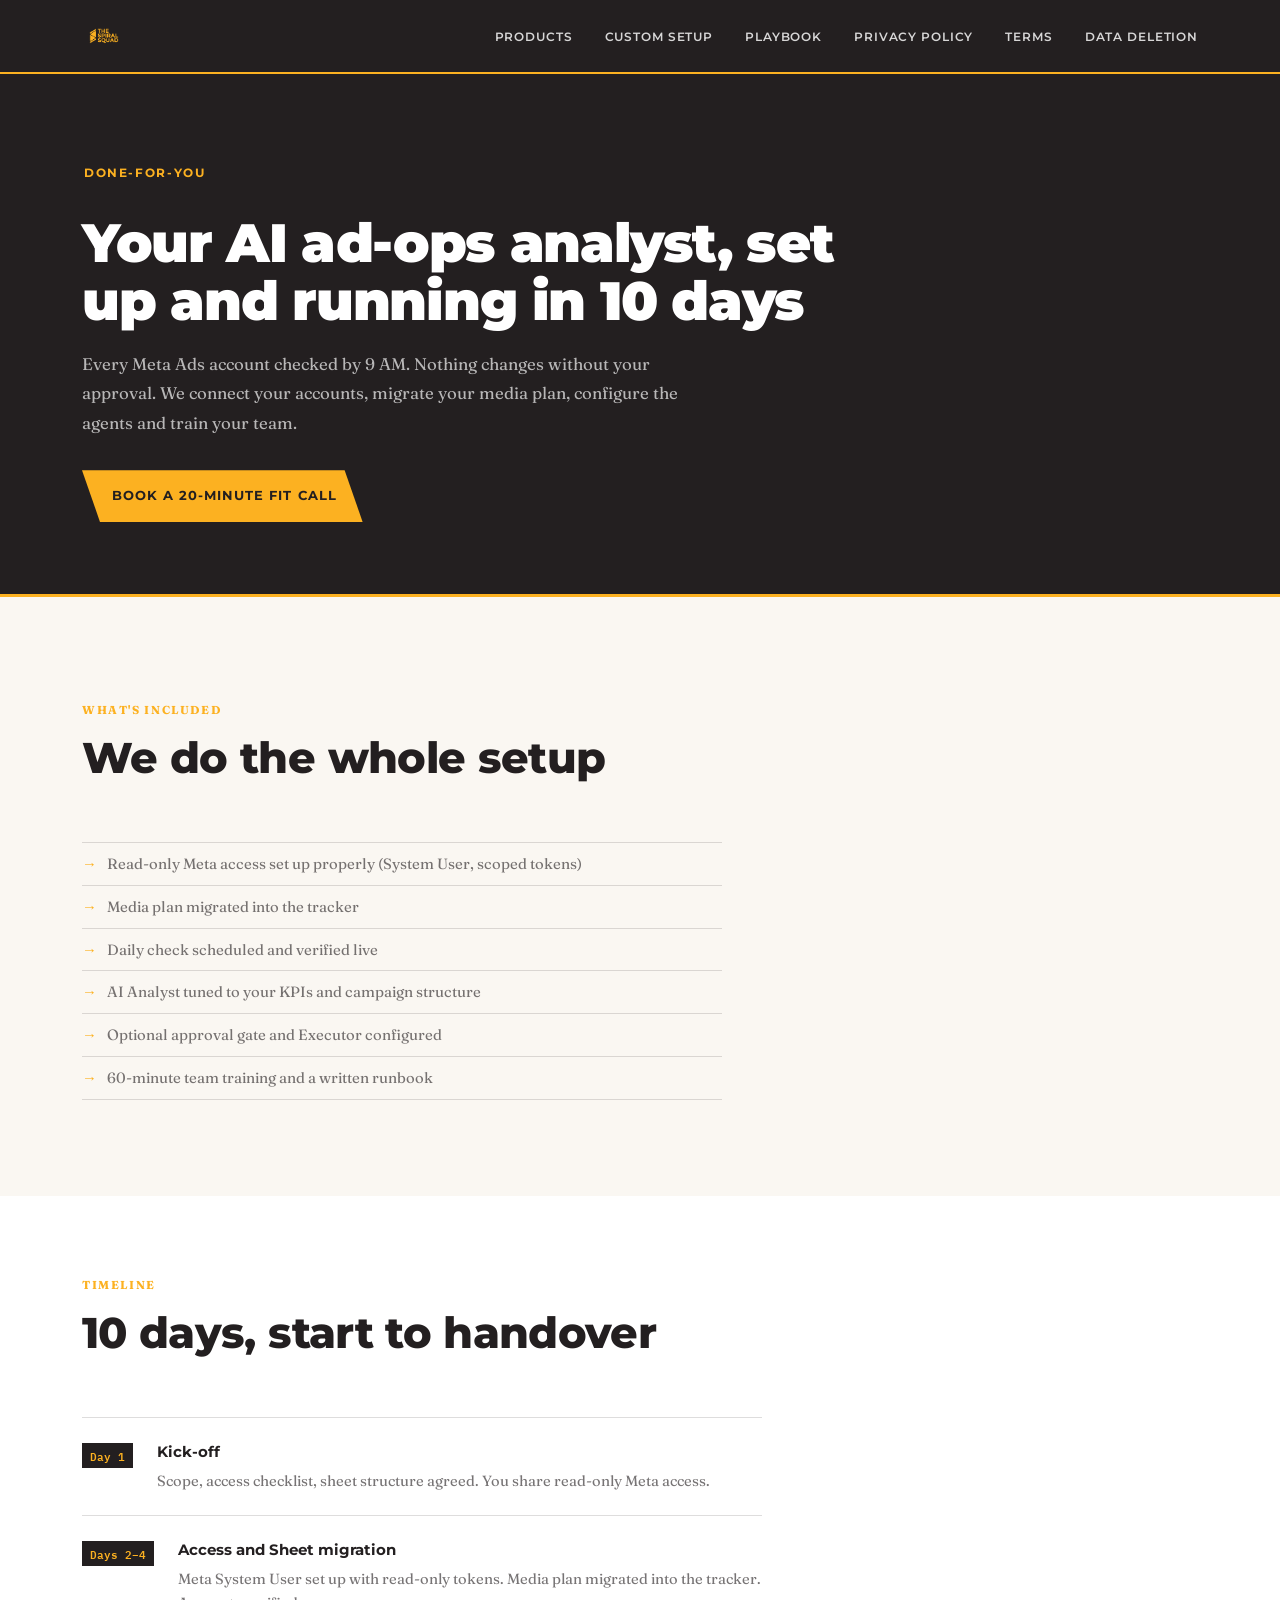
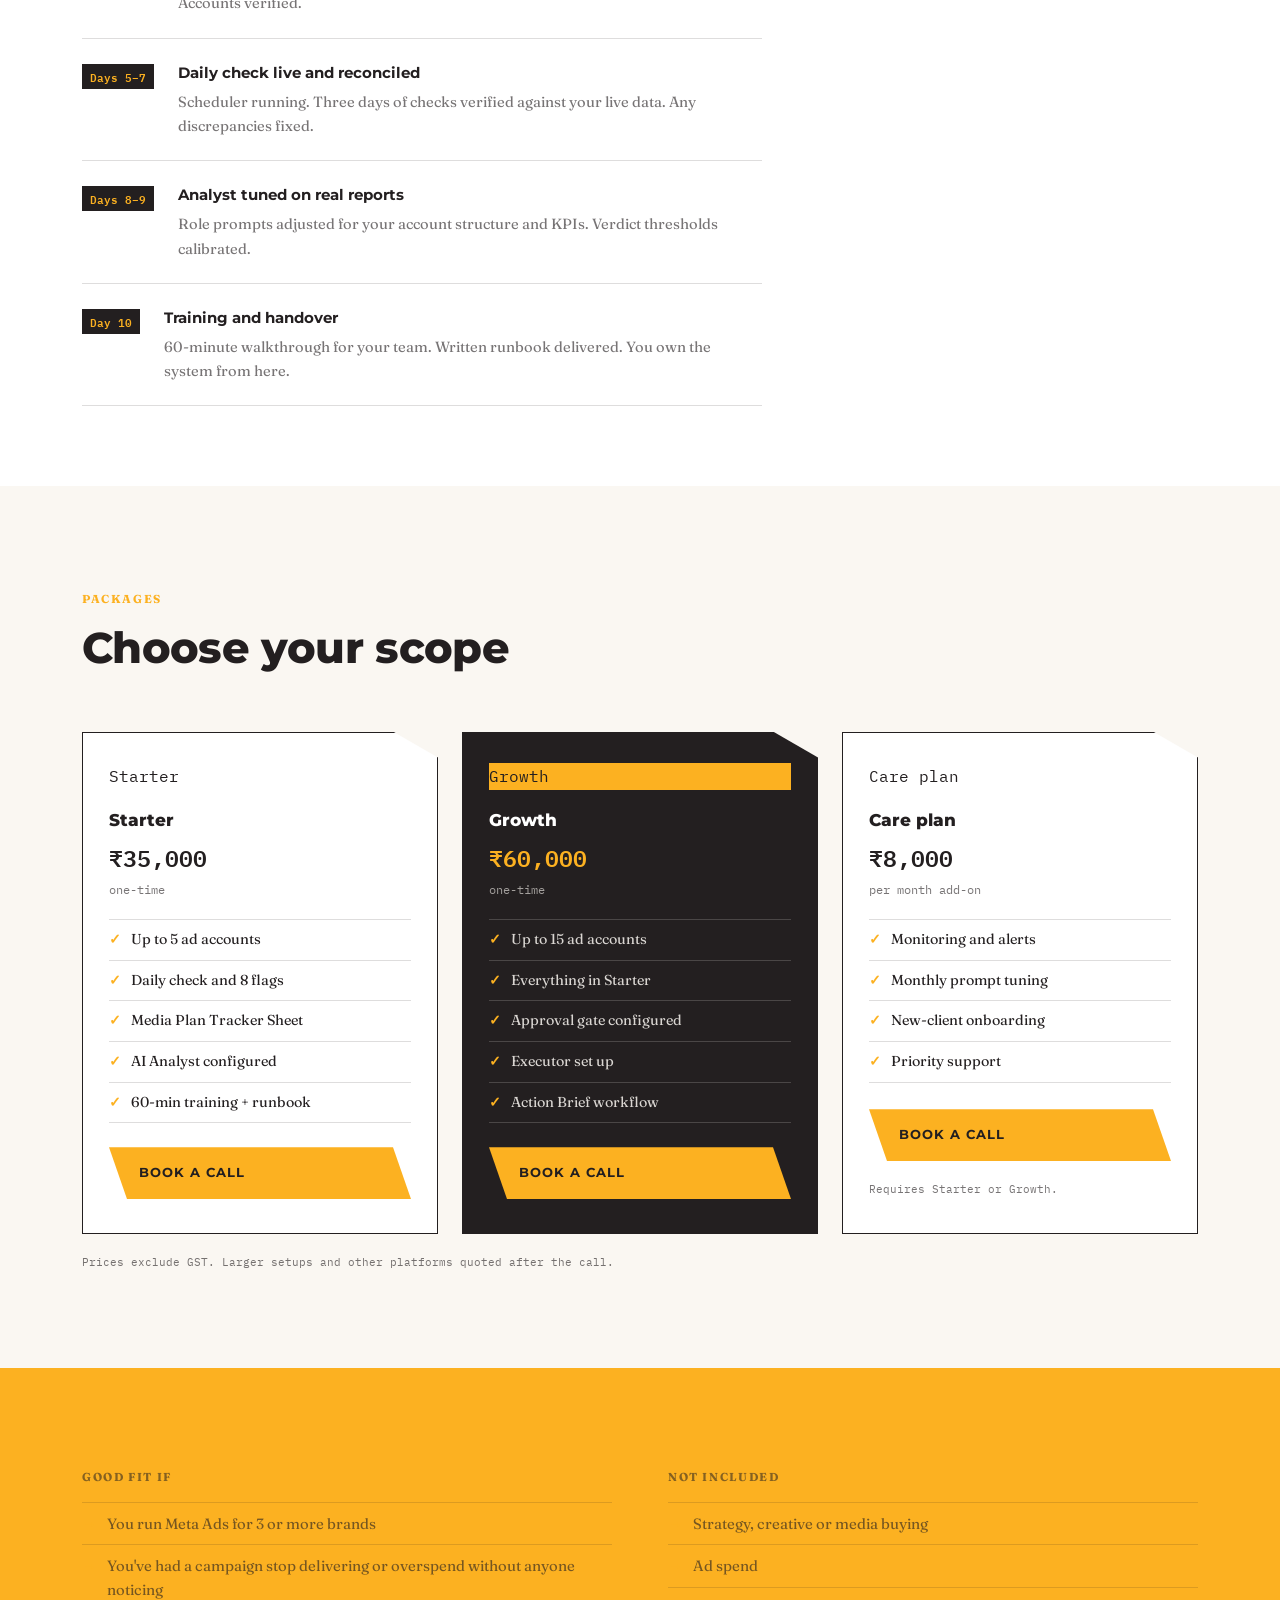
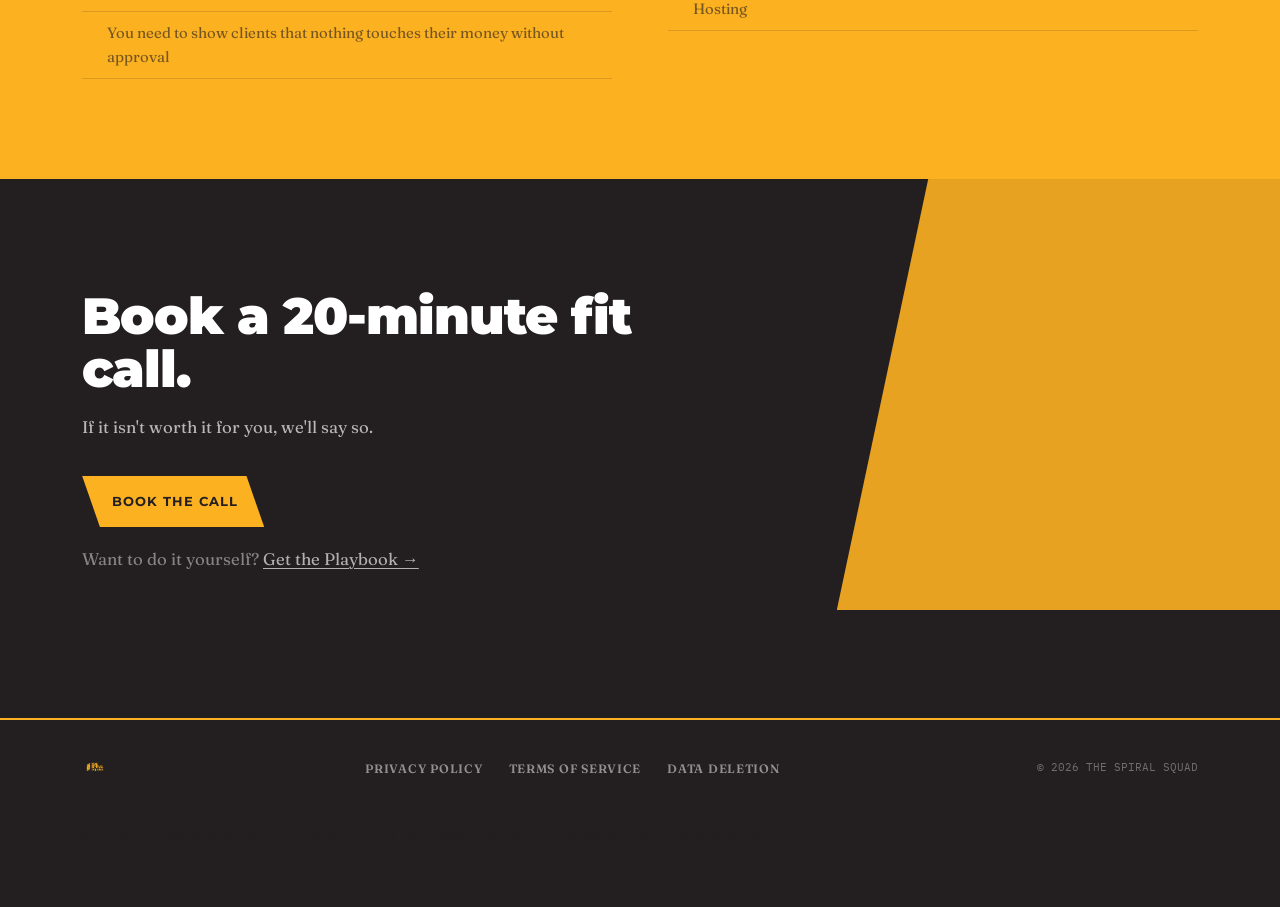
<file: setup/index.html>
<!DOCTYPE html>
<html lang="en">
<head>
  <meta charset="UTF-8">
  <meta name="viewport" content="width=device-width, initial-scale=1.0">
  <title>Done-for-you AI ad-ops setup for agencies</title>
  <meta name="description" content="Your AI ad-ops analyst, set up and running in 10 days. Every Meta Ads account checked by 9 AM. Nothing changes without your approval.">
  <meta name="robots" content="index, follow">
  <link rel="canonical" href="https://thespiralsquad.com/setup/">
  <link rel="icon" href="/favicon.ico" sizes="any">
  <link rel="icon" type="image/png" sizes="32x32" href="/assets/favicon-32.png">
  <link rel="icon" type="image/png" sizes="16x16" href="/assets/favicon-16.png">
  <link rel="apple-touch-icon" sizes="180x180" href="/assets/apple-touch-icon.png">
  <meta property="og:type" content="website">
  <meta property="og:url" content="https://thespiralsquad.com/setup/">
  <meta property="og:title" content="Done-for-you AI ad-ops setup for agencies">
  <meta property="og:description" content="Your AI ad-ops analyst, set up and running in 10 days. Every Meta Ads account checked by 9 AM. Nothing changes without your approval.">
  <meta property="og:image" content="https://thespiralsquad.com/assets/social-card.png">
  <meta property="og:image:width" content="1200">
  <meta property="og:image:height" content="630">
  <meta name="twitter:card" content="summary_large_image">
  <meta name="twitter:title" content="Done-for-you AI ad-ops setup for agencies">
  <meta name="twitter:description" content="Your AI ad-ops analyst, set up and running in 10 days. Every Meta Ads account checked by 9 AM. Nothing changes without your approval.">
  <meta name="twitter:image" content="https://thespiralsquad.com/assets/social-card.png">
  <link rel="preconnect" href="https://fonts.googleapis.com">
  <link rel="preconnect" href="https://fonts.gstatic.com" crossorigin>
  <link rel="stylesheet" href="../styles.css">
  <script>document.documentElement.classList.add('js');</script>
  <!-- Meta Pixel -->
  <script>
  !function(f,b,e,v,n,t,s){if(f.fbq)return;n=f.fbq=function(){n.callMethod?
  n.callMethod.apply(n,arguments):n.queue.push(arguments)};if(!f._fbq)f._fbq=n;
  n.push=n;n.loaded=!0;n.version='2.0';n.queue=[];t=b.createElement(e);t.async=!0;
  t.src=v;s=b.getElementsByTagName(e)[0];s.parentNode.insertBefore(t,s)}(window,
  document,'script','https://connect.facebook.net/en_US/fbevents.js');
  fbq('init', '274335162095786');
  fbq('track', 'PageView');
  </script>
  <noscript><img height="1" width="1" style="display:none"
    src="https://www.facebook.com/tr?id=274335162095786&ev=PageView&noscript=1"/></noscript>
</head>
<body>

<nav class="nav">
  <div class="nav-inner container">
    <a href="../" aria-label="The Spiral Squad home">
      <img class="nav-logo" src="../assets/logo.png" alt="The Spiral Squad">
    </a>
    <button class="nav-hamburger" aria-label="Open navigation menu" aria-expanded="false" aria-controls="nav-links">
      <svg width="22" height="16" viewBox="0 0 22 16" fill="none" aria-hidden="true" focusable="false">
        <rect width="22" height="2" fill="currentColor"/>
        <rect y="7" width="22" height="2" fill="currentColor"/>
        <rect y="14" width="22" height="2" fill="currentColor"/>
      </svg>
    </button>
    <ul class="nav-links" id="nav-links">
      <li><a href="/products/">Products</a></li>
      <li><a href="/products/#custom-setup">Custom Setup</a></li>
      <li><a href="../ad-ops/">Playbook</a></li>
      <li><a href="../privacy-policy/">Privacy Policy</a></li>
      <li><a href="../terms-of-service/">Terms</a></li>
      <li><a href="../data-deletion/">Data Deletion</a></li>
    </ul>
  </div>
</nav>

<!-- HERO -->
<div class="sales-hero">
  <div class="container">
    <span class="eyebrow">Done-for-you</span>
    <h1>Your AI ad-ops analyst, set up and running in 10 days</h1>
    <p class="hero-sub">Every Meta Ads account checked by 9 AM. Nothing changes without your approval. We connect your accounts, migrate your media plan, configure the agents and train your team.</p>
    <div class="hero-actions">
      <!-- DFY_BOOKING_URL placeholder — replace # with Calendly / Topmate / Cal.com link -->
      <a href="https://calendly.com/rajlancing/30min" class="btn" id="cta-hero-booking" onclick="fireSchedule()" target="_blank" rel="noopener">Book a 20-minute fit call</a>
    </div>
  </div>
</div>

<!-- WHAT'S INCLUDED -->
<section class="section">
  <div class="container">
    <div class="section-head">
      <span class="section-label">What's included</span>
      <h2 class="section-title">We do the whole setup</h2>
    </div>
    <ul class="content-items" style="max-width:640px;">
      <li>Read-only Meta access set up properly (System User, scoped tokens)</li>
      <li>Media plan migrated into the tracker</li>
      <li>Daily check scheduled and verified live</li>
      <li>AI Analyst tuned to your KPIs and campaign structure</li>
      <li>Optional approval gate and Executor configured</li>
      <li>60-minute team training and a written runbook</li>
    </ul>
  </div>
</section>

<!-- TIMELINE -->
<section class="section" style="background:var(--white); padding:80px 0;">
  <div class="container">
    <div class="section-head">
      <span class="section-label">Timeline</span>
      <h2 class="section-title">10 days, start to handover</h2>
    </div>
    <div style="max-width:680px;">
      <div class="timeline-step">
        <span class="t-marker">Day 1</span>
        <div class="t-content">
          <h4>Kick-off</h4>
          <p>Scope, access checklist, sheet structure agreed. You share read-only Meta access.</p>
        </div>
      </div>
      <div class="timeline-step">
        <span class="t-marker">Days 2–4</span>
        <div class="t-content">
          <h4>Access and Sheet migration</h4>
          <p>Meta System User set up with read-only tokens. Media plan migrated into the tracker. Accounts verified.</p>
        </div>
      </div>
      <div class="timeline-step">
        <span class="t-marker">Days 5–7</span>
        <div class="t-content">
          <h4>Daily check live and reconciled</h4>
          <p>Scheduler running. Three days of checks verified against your live data. Any discrepancies fixed.</p>
        </div>
      </div>
      <div class="timeline-step">
        <span class="t-marker">Days 8–9</span>
        <div class="t-content">
          <h4>Analyst tuned on real reports</h4>
          <p>Role prompts adjusted for your account structure and KPIs. Verdict thresholds calibrated.</p>
        </div>
      </div>
      <div class="timeline-step">
        <span class="t-marker">Day 10</span>
        <div class="t-content">
          <h4>Training and handover</h4>
          <p>60-minute walkthrough for your team. Written runbook delivered. You own the system from here.</p>
        </div>
      </div>
    </div>
  </div>
</section>

<!-- PACKAGES -->
<section class="section">
  <div class="container">
    <div class="section-head">
      <span class="section-label">Packages</span>
      <h2 class="section-title">Choose your scope</h2>
    </div>
    <div class="pkg-grid">
      <div class="pkg-card">
        <span class="tag mono">Starter</span>
        <h3>Starter</h3>
        <div class="pkg-price">₹35,000</div>
        <p class="pkg-period">one-time</p>
        <ul class="pkg-items">
          <li>Up to 5 ad accounts</li>
          <li>Daily check and 8 flags</li>
          <li>Media Plan Tracker Sheet</li>
          <li>AI Analyst configured</li>
          <li>60-min training + runbook</li>
        </ul>
        <a href="https://calendly.com/rajlancing/30min" class="btn" onclick="fireSchedule()" target="_blank" rel="noopener">Book a call</a>
      </div>
      <div class="pkg-card featured">
        <span class="tag mono">Growth</span>
        <h3>Growth</h3>
        <div class="pkg-price">₹60,000</div>
        <p class="pkg-period">one-time</p>
        <ul class="pkg-items">
          <li>Up to 15 ad accounts</li>
          <li>Everything in Starter</li>
          <li>Approval gate configured</li>
          <li>Executor set up</li>
          <li>Action Brief workflow</li>
        </ul>
        <a href="https://calendly.com/rajlancing/30min" class="btn" onclick="fireSchedule()" target="_blank" rel="noopener">Book a call</a>
      </div>
      <div class="pkg-card">
        <span class="tag mono">Care plan</span>
        <h3>Care plan</h3>
        <div class="pkg-price">₹8,000</div>
        <p class="pkg-period">per month add-on</p>
        <ul class="pkg-items">
          <li>Monitoring and alerts</li>
          <li>Monthly prompt tuning</li>
          <li>New-client onboarding</li>
          <li>Priority support</li>
        </ul>
        <a href="https://calendly.com/rajlancing/30min" class="btn" onclick="fireSchedule()" target="_blank" rel="noopener">Book a call</a>
        <p class="pkg-small">Requires Starter or Growth.</p>
      </div>
    </div>
    <p class="pkg-small" style="margin-top:20px;">Prices exclude GST. Larger setups and other platforms quoted after the call.</p>
  </div>
</section>

<!-- GOOD FIT / NOT INCLUDED -->
<section class="how">
  <div class="container">
    <div class="how-grid">
      <div>
        <span class="section-label">Good fit if</span>
        <ul class="content-items">
          <li>You run Meta Ads for 3 or more brands</li>
          <li>You've had a campaign stop delivering or overspend without anyone noticing</li>
          <li>You need to show clients that nothing touches their money without approval</li>
        </ul>
      </div>
      <div>
        <span class="section-label">Not included</span>
        <ul class="content-items">
          <li>Strategy, creative or media buying</li>
          <li>Ad spend</li>
          <li>Hosting</li>
        </ul>
      </div>
    </div>
  </div>
</section>

<!-- CLOSING CTA -->
<section class="cta">
  <div class="cta-flag" aria-hidden="true"></div>
  <div class="container">
    <div class="cta-inner">
      <h2>Book a 20-minute fit call.</h2>
      <p>If it isn't worth it for you, we'll say so.</p>
      <a href="https://calendly.com/rajlancing/30min" class="btn" onclick="fireSchedule()" target="_blank" rel="noopener">Book the call</a>
      <p class="hero-micro" style="margin-top:18px; color:rgba(255,255,255,.45);">Want to do it yourself? <a href="../ad-ops/" style="color:rgba(255,255,255,.65); text-decoration:underline; text-underline-offset:3px;">Get the Playbook →</a></p>
    </div>
  </div>
</section>

<footer>
  <div class="footer-inner container">
    <a href="../" aria-label="The Spiral Squad home">
      <img class="footer-logo" src="../assets/logo.png" alt="The Spiral Squad">
    </a>
    <ul class="footer-links">
      <li><a href="../privacy-policy/">Privacy Policy</a></li>
      <li><a href="../terms-of-service/">Terms of Service</a></li>
      <li><a href="../data-deletion/">Data Deletion</a></li>
    </ul>
    <p class="footer-copy">&copy; 2026 THE SPIRAL SQUAD</p>
  </div>
  <div class="container" style="padding-top:20px; padding-bottom:28px;">
    <p class="legal-note">Meta is a trademark of Meta Platforms, Inc. This product is not affiliated with or endorsed by Meta.</p>
  </div>
</footer>

<script>
  (function() {
    var btn   = document.querySelector('.nav-hamburger');
    var links = document.getElementById('nav-links');
    function closeMenu() {
      links.classList.remove('is-open');
      btn.setAttribute('aria-expanded', 'false');
      btn.setAttribute('aria-label', 'Open navigation menu');
    }
    btn.addEventListener('click', function() {
      var open = links.classList.toggle('is-open');
      btn.setAttribute('aria-expanded', String(open));
      btn.setAttribute('aria-label', open ? 'Close navigation menu' : 'Open navigation menu');
    });
    links.querySelectorAll('a').forEach(function(a) { a.addEventListener('click', closeMenu); });
    document.addEventListener('keydown', function(e) {
      if (e.key === 'Escape' && links.classList.contains('is-open')) { closeMenu(); btn.focus(); }
    });
  })();

  function fireSchedule() {
    if (typeof fbq === 'function') {
      fbq('track', 'Schedule');
    }
  }
</script>

</body>
</html>
</file>
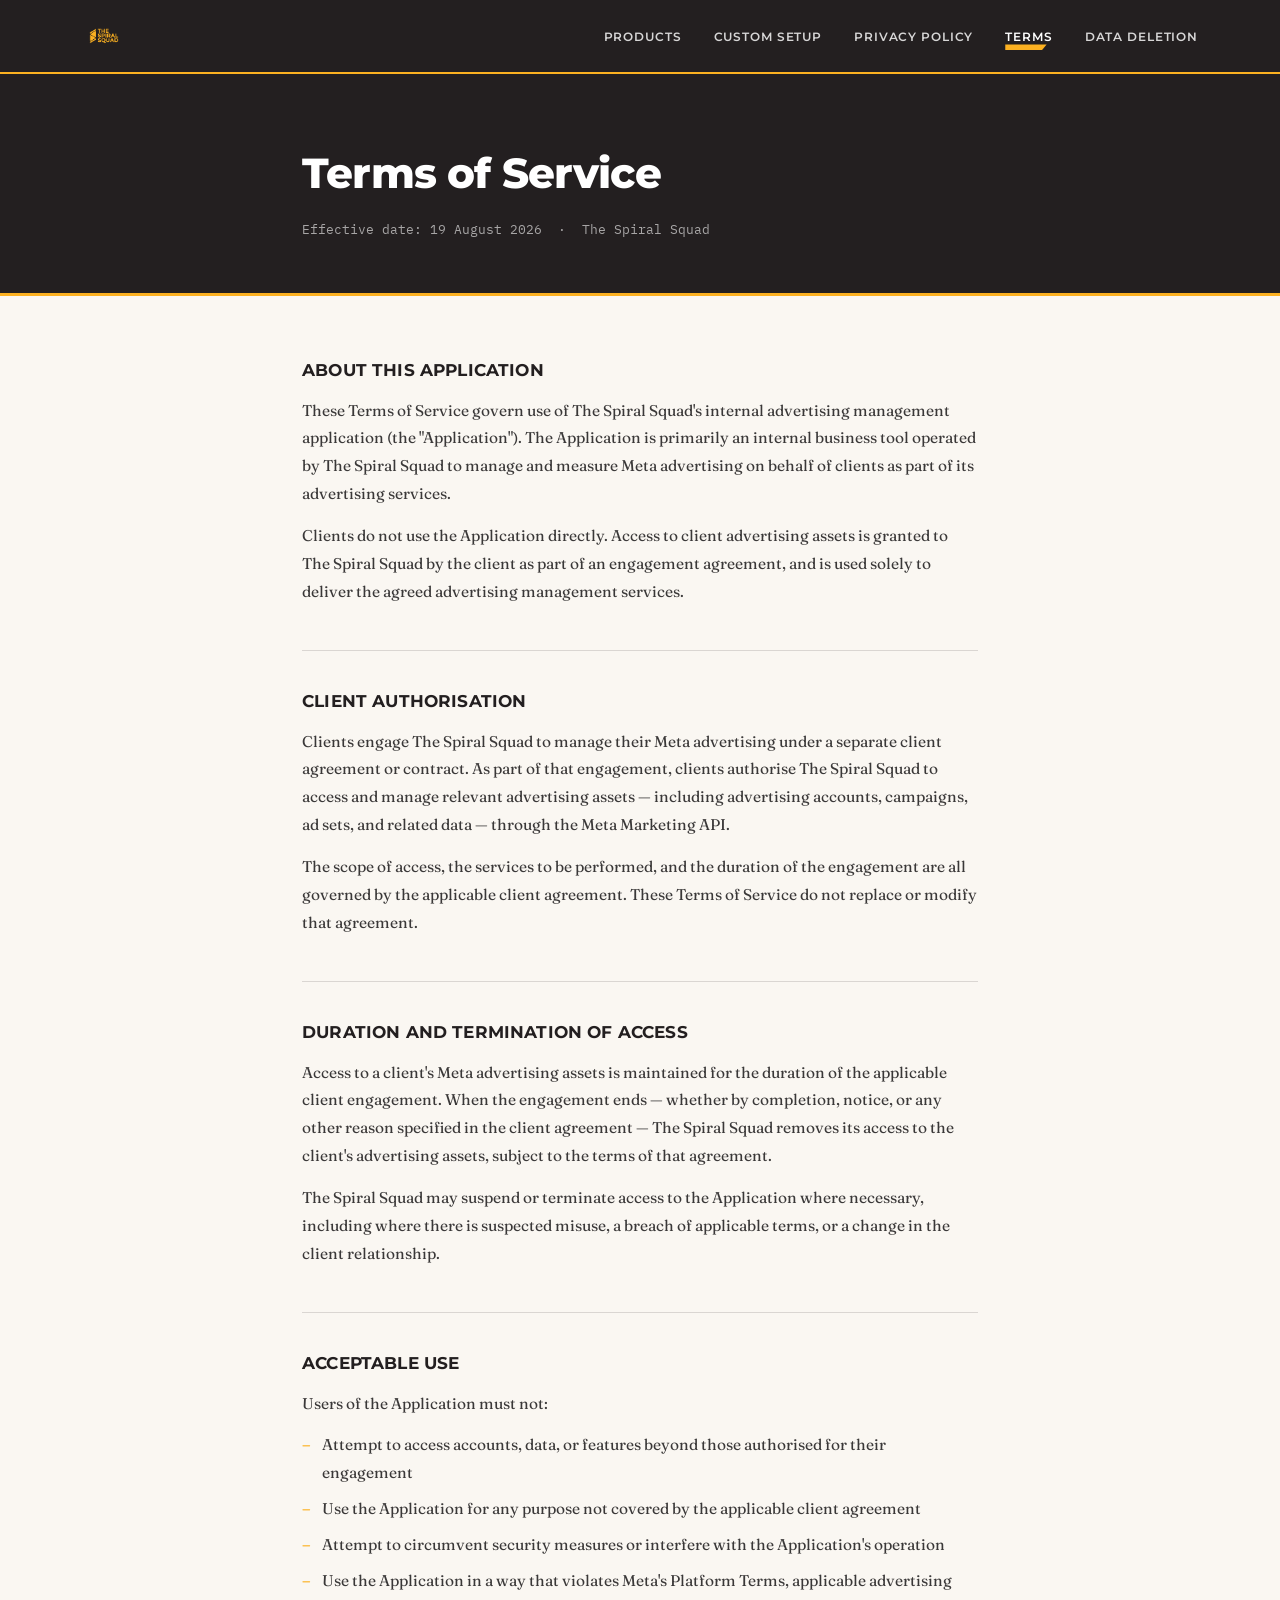
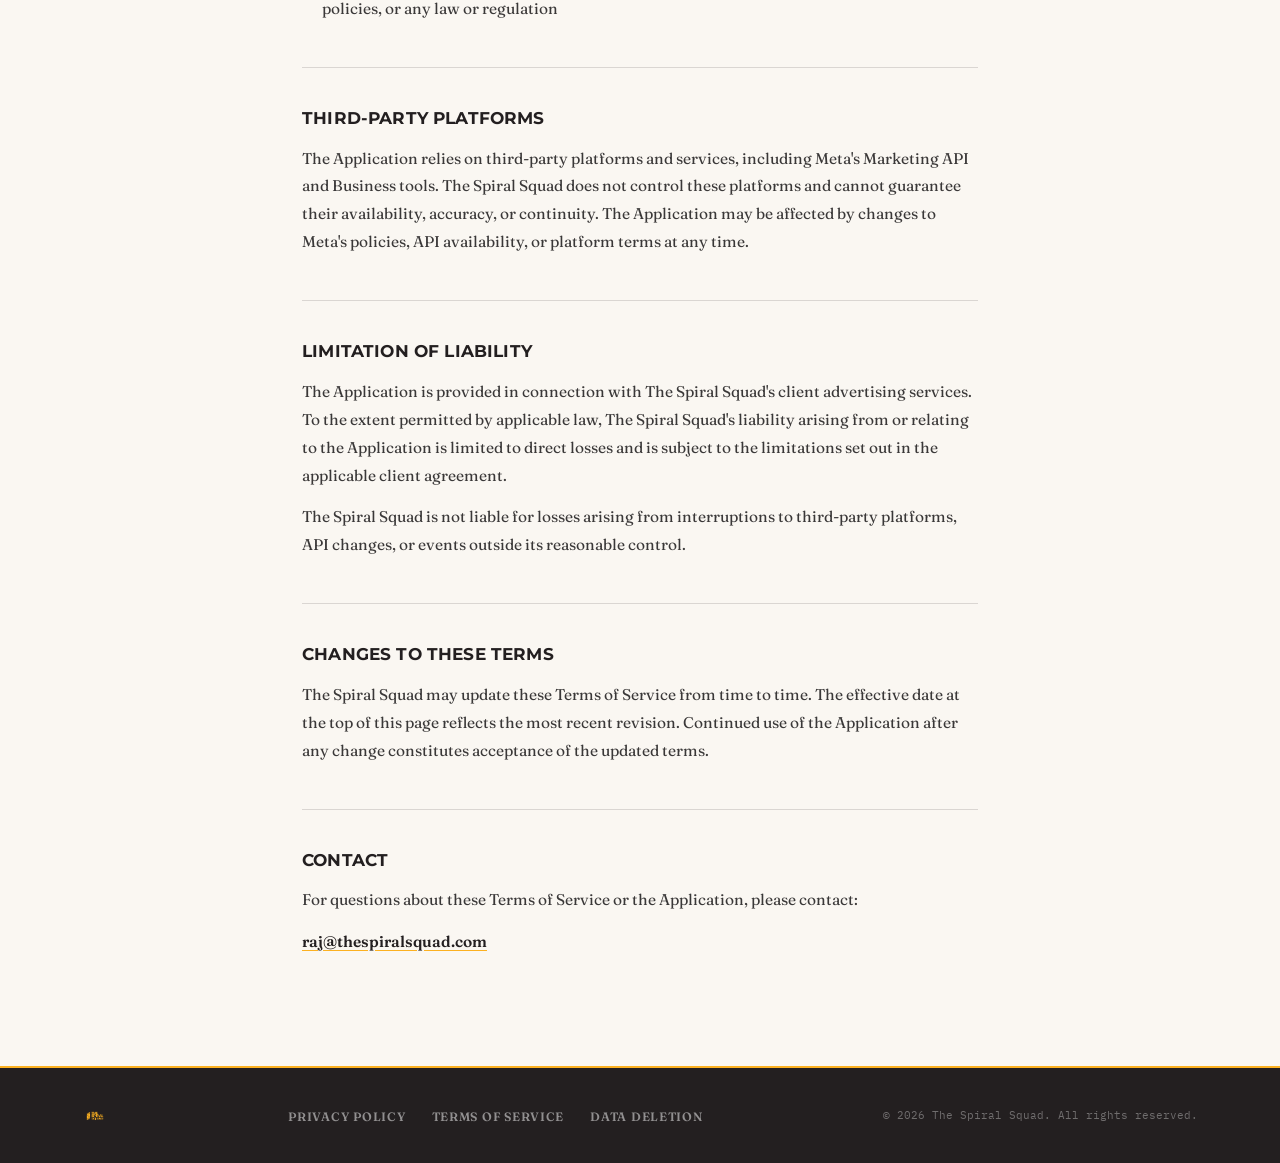
<file: terms-of-service/index.html>
<!DOCTYPE html>
<html lang="en">
<head>
  <meta charset="UTF-8">
  <meta name="viewport" content="width=device-width, initial-scale=1.0">
  <title>Terms of Service — The Spiral Squad</title>
  <meta name="description" content="Terms of Service for The Spiral Squad's internal advertising management application.">
  <meta name="robots" content="index, follow">
  <link rel="canonical" href="https://thespiralsquad.com/terms-of-service/">
  <link rel="icon" href="/favicon.ico" sizes="any">
  <link rel="icon" type="image/png" sizes="32x32" href="/assets/favicon-32.png">
  <link rel="icon" type="image/png" sizes="16x16" href="/assets/favicon-16.png">
  <link rel="apple-touch-icon" sizes="180x180" href="/assets/apple-touch-icon.png">
  <!-- Open Graph -->
  <meta property="og:type" content="website">
  <meta property="og:url" content="https://thespiralsquad.com/terms-of-service/">
  <meta property="og:title" content="Terms of Service — The Spiral Squad">
  <meta property="og:description" content="Terms of Service for The Spiral Squad's internal advertising management application.">
  <meta property="og:image" content="https://thespiralsquad.com/assets/social-card.png">
  <meta property="og:image:width" content="1200">
  <meta property="og:image:height" content="630">
  <!-- Twitter Card -->
  <meta name="twitter:card" content="summary_large_image">
  <meta name="twitter:title" content="Terms of Service — The Spiral Squad">
  <meta name="twitter:description" content="Terms of Service for The Spiral Squad's internal advertising management application.">
  <meta name="twitter:image" content="https://thespiralsquad.com/assets/social-card.png">
  <link rel="preconnect" href="https://fonts.googleapis.com">
  <link rel="preconnect" href="https://fonts.gstatic.com" crossorigin>
  <link rel="stylesheet" href="../styles.css">
</head>
<body>

<nav class="nav">
  <div class="nav-inner container">
    <a href="/" aria-label="The Spiral Squad home">
      <img class="nav-logo" src="../assets/logo.png" alt="The Spiral Squad">
    </a>
    <button class="nav-hamburger" aria-label="Open navigation menu" aria-expanded="false" aria-controls="nav-links">
      <svg width="22" height="16" viewBox="0 0 22 16" fill="none" aria-hidden="true" focusable="false">
        <rect width="22" height="2" fill="currentColor"/>
        <rect y="7" width="22" height="2" fill="currentColor"/>
        <rect y="14" width="22" height="2" fill="currentColor"/>
      </svg>
    </button>
    <ul class="nav-links" id="nav-links">
      <li><a href="/products/">Products</a></li>
      <li><a href="/products/#custom-setup">Custom Setup</a></li>
      <li><a href="/privacy-policy/">Privacy Policy</a></li>
      <li><a href="/terms-of-service/" aria-current="page">Terms</a></li>
      <li><a href="/data-deletion/">Data Deletion</a></li>
    </ul>
  </div>
</nav>

<div class="prose-hero">
  <div class="prose-wrap">
    <h1>Terms of Service</h1>
    <p class="effective">Effective date: 19 August 2026 &nbsp;·&nbsp; The Spiral Squad</p>
  </div>
</div>

<div class="prose">
  <div class="prose-wrap">

    <h2>About This Application</h2>
    <p>These Terms of Service govern use of The Spiral Squad's internal advertising management application (the "Application"). The Application is primarily an internal business tool operated by The Spiral Squad to manage and measure Meta advertising on behalf of clients as part of its advertising services.</p>
    <p>Clients do not use the Application directly. Access to client advertising assets is granted to The Spiral Squad by the client as part of an engagement agreement, and is used solely to deliver the agreed advertising management services.</p>

    <h2>Client Authorisation</h2>
    <p>Clients engage The Spiral Squad to manage their Meta advertising under a separate client agreement or contract. As part of that engagement, clients authorise The Spiral Squad to access and manage relevant advertising assets — including advertising accounts, campaigns, ad sets, and related data — through the Meta Marketing API.</p>
    <p>The scope of access, the services to be performed, and the duration of the engagement are all governed by the applicable client agreement. These Terms of Service do not replace or modify that agreement.</p>

    <h2>Duration and Termination of Access</h2>
    <p>Access to a client's Meta advertising assets is maintained for the duration of the applicable client engagement. When the engagement ends — whether by completion, notice, or any other reason specified in the client agreement — The Spiral Squad removes its access to the client's advertising assets, subject to the terms of that agreement.</p>
    <p>The Spiral Squad may suspend or terminate access to the Application where necessary, including where there is suspected misuse, a breach of applicable terms, or a change in the client relationship.</p>

    <h2>Acceptable Use</h2>
    <p>Users of the Application must not:</p>
    <ul>
      <li>Attempt to access accounts, data, or features beyond those authorised for their engagement</li>
      <li>Use the Application for any purpose not covered by the applicable client agreement</li>
      <li>Attempt to circumvent security measures or interfere with the Application's operation</li>
      <li>Use the Application in a way that violates Meta's Platform Terms, applicable advertising policies, or any law or regulation</li>
    </ul>

    <h2>Third-Party Platforms</h2>
    <p>The Application relies on third-party platforms and services, including Meta's Marketing API and Business tools. The Spiral Squad does not control these platforms and cannot guarantee their availability, accuracy, or continuity. The Application may be affected by changes to Meta's policies, API availability, or platform terms at any time.</p>

    <h2>Limitation of Liability</h2>
    <p>The Application is provided in connection with The Spiral Squad's client advertising services. To the extent permitted by applicable law, The Spiral Squad's liability arising from or relating to the Application is limited to direct losses and is subject to the limitations set out in the applicable client agreement.</p>
    <p>The Spiral Squad is not liable for losses arising from interruptions to third-party platforms, API changes, or events outside its reasonable control.</p>

    <h2>Changes to These Terms</h2>
    <p>The Spiral Squad may update these Terms of Service from time to time. The effective date at the top of this page reflects the most recent revision. Continued use of the Application after any change constitutes acceptance of the updated terms.</p>

    <h2>Contact</h2>
    <p>For questions about these Terms of Service or the Application, please contact:</p>
    <p><a href="mailto:raj@thespiralsquad.com">raj@thespiralsquad.com</a></p>

  </div>
</div>

<footer>
  <div class="footer-inner container">
    <a href="/" aria-label="The Spiral Squad home">
      <img class="footer-logo" src="../assets/logo.png" alt="The Spiral Squad">
    </a>
    <ul class="footer-links">
      <li><a href="/privacy-policy/">Privacy Policy</a></li>
      <li><a href="/terms-of-service/">Terms of Service</a></li>
      <li><a href="/data-deletion/">Data Deletion</a></li>
    </ul>
    <p class="footer-copy">&copy; 2026 The Spiral Squad. All rights reserved.</p>
  </div>
</footer>

<script>
  (function() {
    var btn = document.querySelector('.nav-hamburger');
    var links = document.getElementById('nav-links');

    function closeMenu() {
      links.classList.remove('is-open');
      btn.setAttribute('aria-expanded', 'false');
      btn.setAttribute('aria-label', 'Open navigation menu');
    }

    btn.addEventListener('click', function() {
      var open = links.classList.toggle('is-open');
      btn.setAttribute('aria-expanded', String(open));
      btn.setAttribute('aria-label', open ? 'Close navigation menu' : 'Open navigation menu');
    });

    links.querySelectorAll('a').forEach(function(a) {
      a.addEventListener('click', closeMenu);
    });

    document.addEventListener('keydown', function(e) {
      if (e.key === 'Escape' && links.classList.contains('is-open')) {
        closeMenu();
        btn.focus();
      }
    });
  })();
</script>
</body>
</html>
</file>
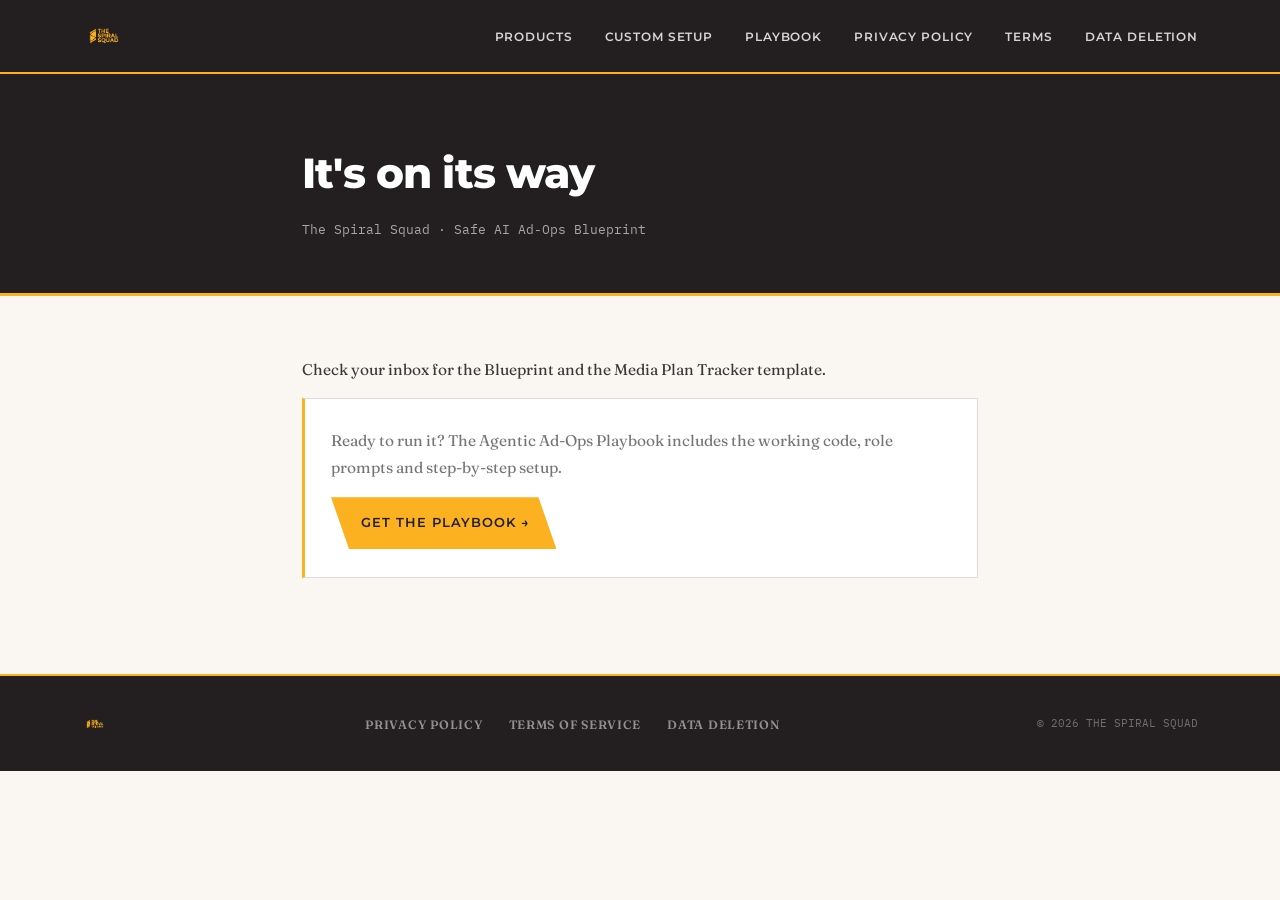
<file: blueprint/thanks/index.html>
<!DOCTYPE html>
<html lang="en">
<head>
  <meta charset="UTF-8">
  <meta name="viewport" content="width=device-width, initial-scale=1.0">
  <title>Blueprint on its way — The Spiral Squad</title>
  <meta name="description" content="Your Safe AI Ad-Ops Blueprint is on its way. Check your inbox.">
  <meta name="robots" content="noindex, nofollow">
  <link rel="icon" href="/favicon.ico" sizes="any">
  <link rel="icon" type="image/png" sizes="32x32" href="/assets/favicon-32.png">
  <link rel="icon" type="image/png" sizes="16x16" href="/assets/favicon-16.png">
  <link rel="apple-touch-icon" sizes="180x180" href="/assets/apple-touch-icon.png">
  <link rel="preconnect" href="https://fonts.googleapis.com">
  <link rel="preconnect" href="https://fonts.gstatic.com" crossorigin>
  <link rel="stylesheet" href="../../styles.css">
</head>
<body>

<nav class="nav">
  <div class="nav-inner container">
    <a href="../../" aria-label="The Spiral Squad home">
      <img class="nav-logo" src="../../assets/logo.png" alt="The Spiral Squad">
    </a>
    <button class="nav-hamburger" aria-label="Open navigation menu" aria-expanded="false" aria-controls="nav-links">
      <svg width="22" height="16" viewBox="0 0 22 16" fill="none" aria-hidden="true" focusable="false">
        <rect width="22" height="2" fill="currentColor"/>
        <rect y="7" width="22" height="2" fill="currentColor"/>
        <rect y="14" width="22" height="2" fill="currentColor"/>
      </svg>
    </button>
    <ul class="nav-links" id="nav-links">
      <li><a href="/products/">Products</a></li>
      <li><a href="/products/#custom-setup">Custom Setup</a></li>
      <li><a href="../../ad-ops/">Playbook</a></li>
      <li><a href="../../privacy-policy/">Privacy Policy</a></li>
      <li><a href="../../terms-of-service/">Terms</a></li>
      <li><a href="../../data-deletion/">Data Deletion</a></li>
    </ul>
  </div>
</nav>

<div class="prose-hero">
  <div class="prose-wrap">
    <h1>It's on its way</h1>
    <p class="effective">The Spiral Squad · Safe AI Ad-Ops Blueprint</p>
  </div>
</div>

<div class="prose">
  <div class="prose-wrap">
    <p>Check your inbox for the Blueprint and the Media Plan Tracker template.</p>

    <div class="thanks-upsell">
      <p>Ready to run it? The Agentic Ad-Ops Playbook includes the working code, role prompts and step-by-step setup.</p>
      <a href="../../ad-ops/" class="btn">Get the Playbook →</a>
    </div>
  </div>
</div>

<footer>
  <div class="footer-inner container">
    <a href="../../" aria-label="The Spiral Squad home">
      <img class="footer-logo" src="../../assets/logo.png" alt="The Spiral Squad">
    </a>
    <ul class="footer-links">
      <li><a href="../../privacy-policy/">Privacy Policy</a></li>
      <li><a href="../../terms-of-service/">Terms of Service</a></li>
      <li><a href="../../data-deletion/">Data Deletion</a></li>
    </ul>
    <p class="footer-copy">&copy; 2026 THE SPIRAL SQUAD</p>
  </div>
</footer>

<script>
  (function() {
    var btn   = document.querySelector('.nav-hamburger');
    var links = document.getElementById('nav-links');
    function closeMenu() {
      links.classList.remove('is-open');
      btn.setAttribute('aria-expanded', 'false');
      btn.setAttribute('aria-label', 'Open navigation menu');
    }
    btn.addEventListener('click', function() {
      var open = links.classList.toggle('is-open');
      btn.setAttribute('aria-expanded', String(open));
      btn.setAttribute('aria-label', open ? 'Close navigation menu' : 'Open navigation menu');
    });
    links.querySelectorAll('a').forEach(function(a) { a.addEventListener('click', closeMenu); });
    document.addEventListener('keydown', function(e) {
      if (e.key === 'Escape' && links.classList.contains('is-open')) { closeMenu(); btn.focus(); }
    });
  })();
</script>

</body>
</html>
</file>
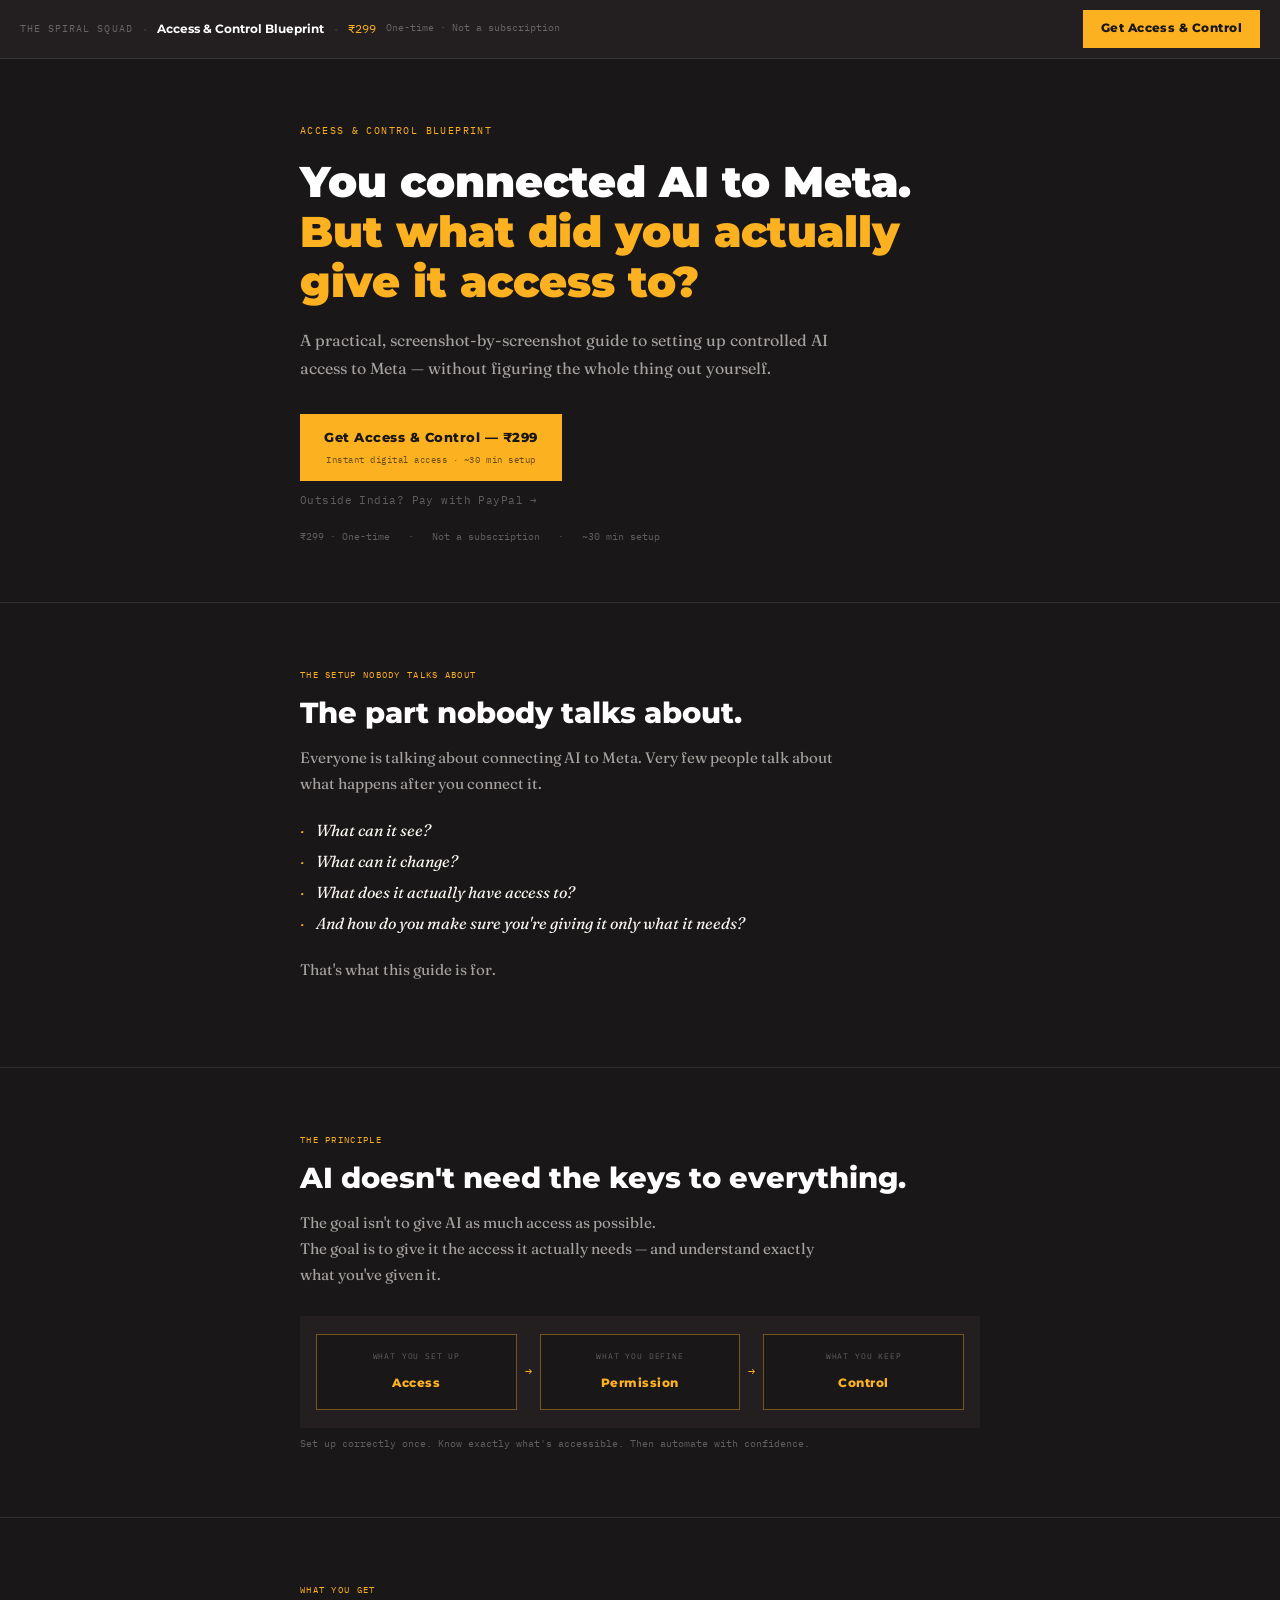
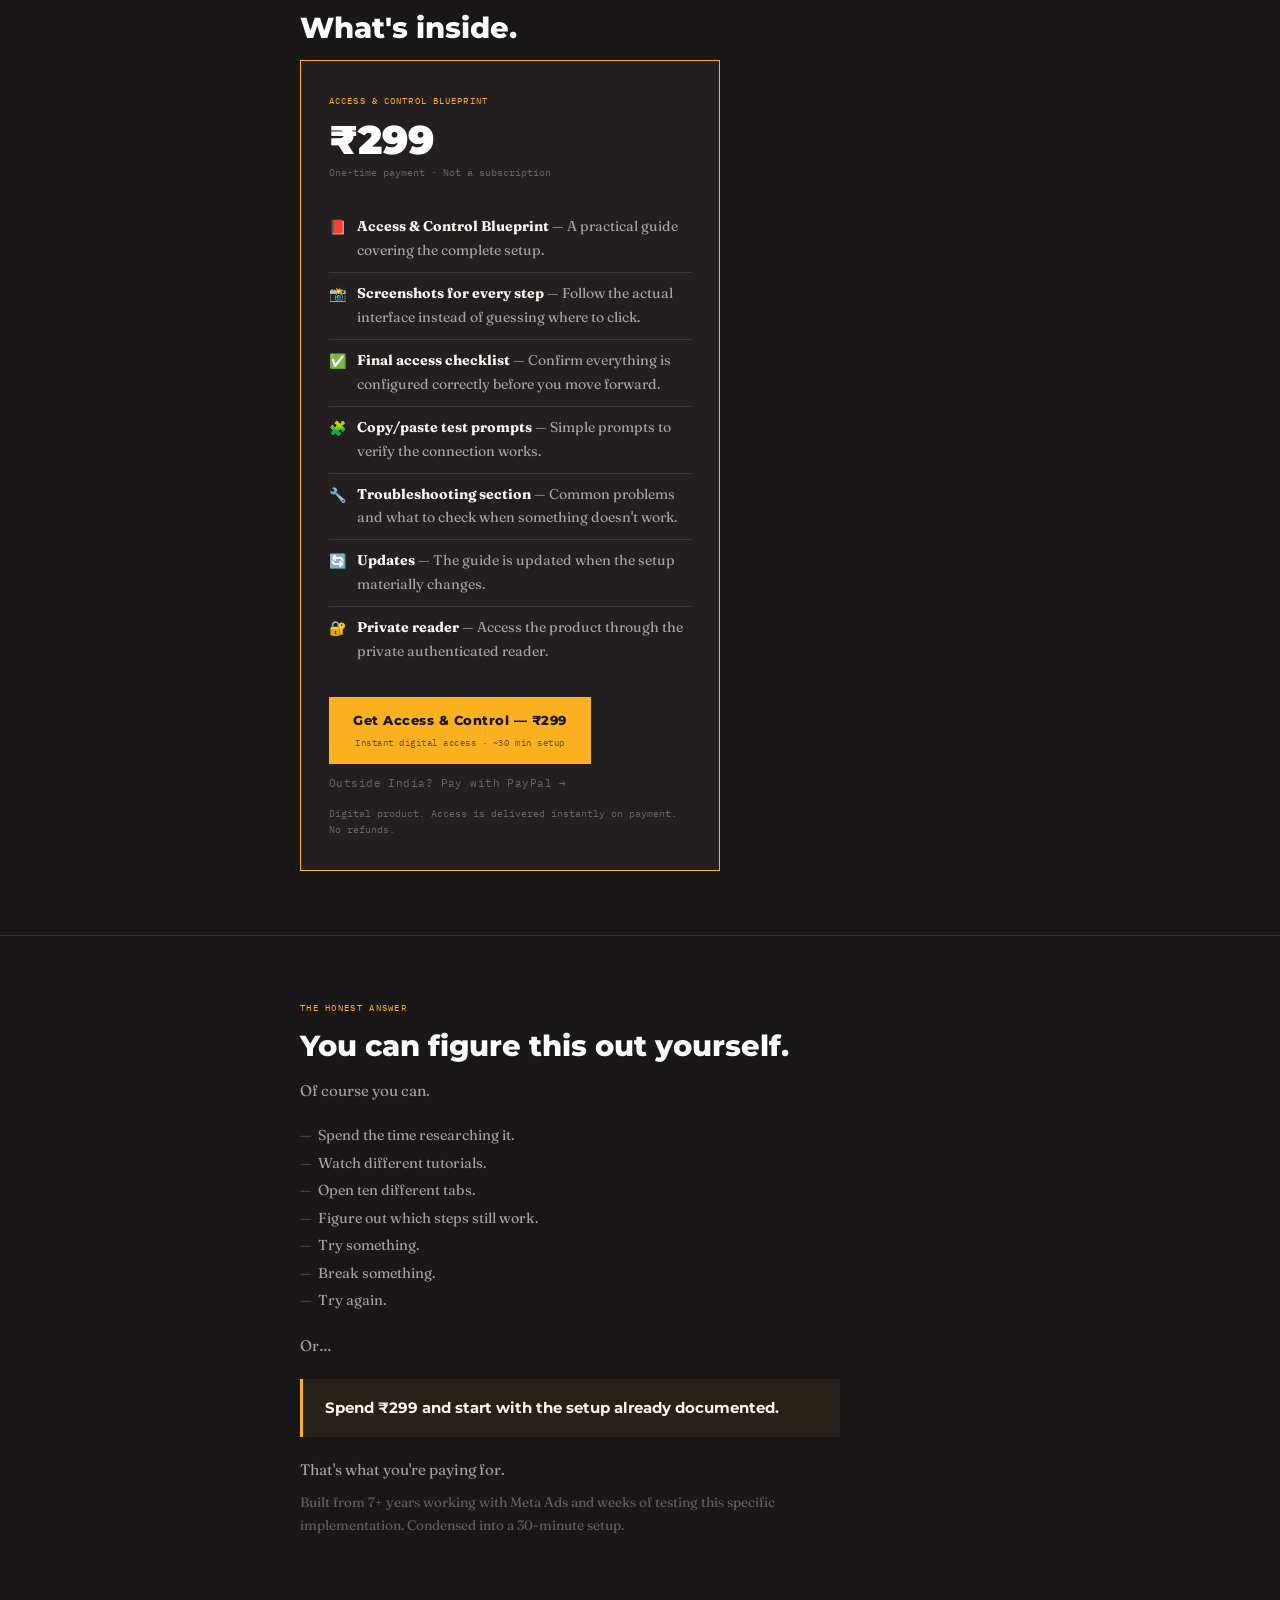
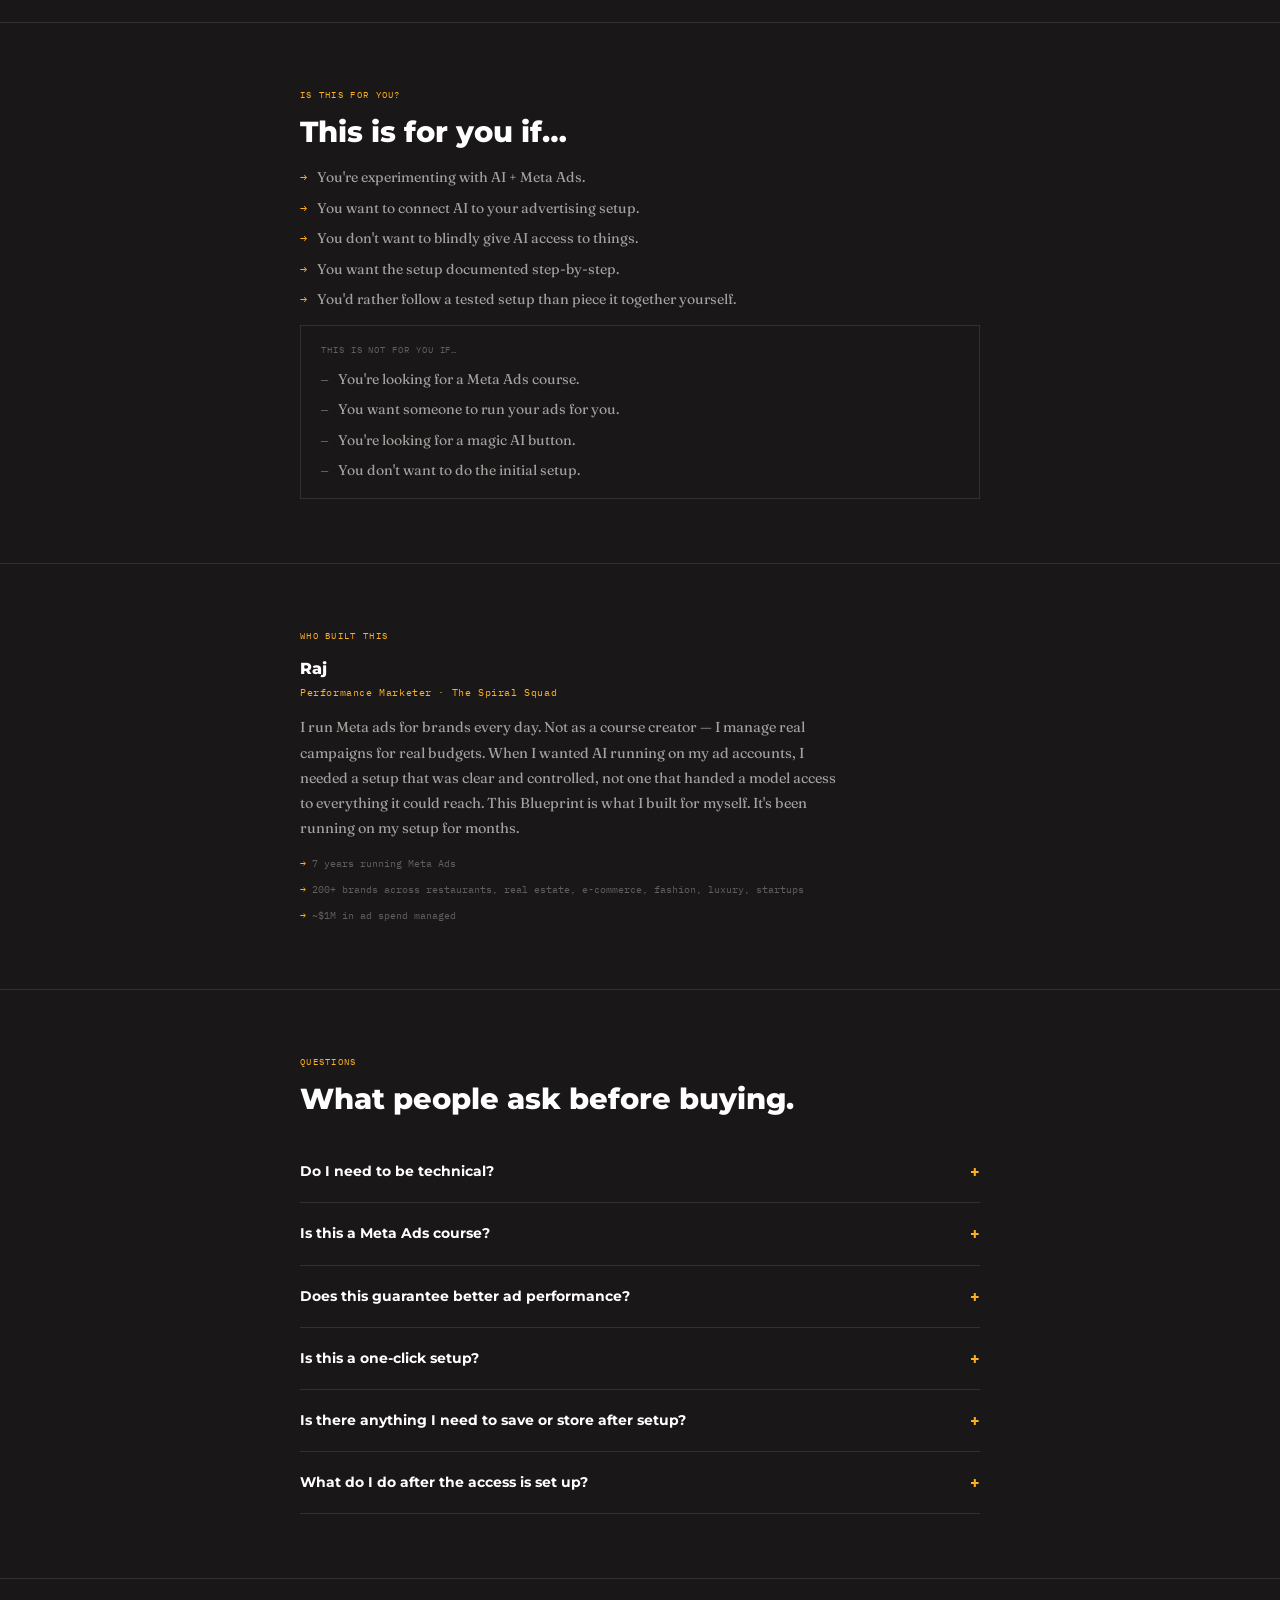
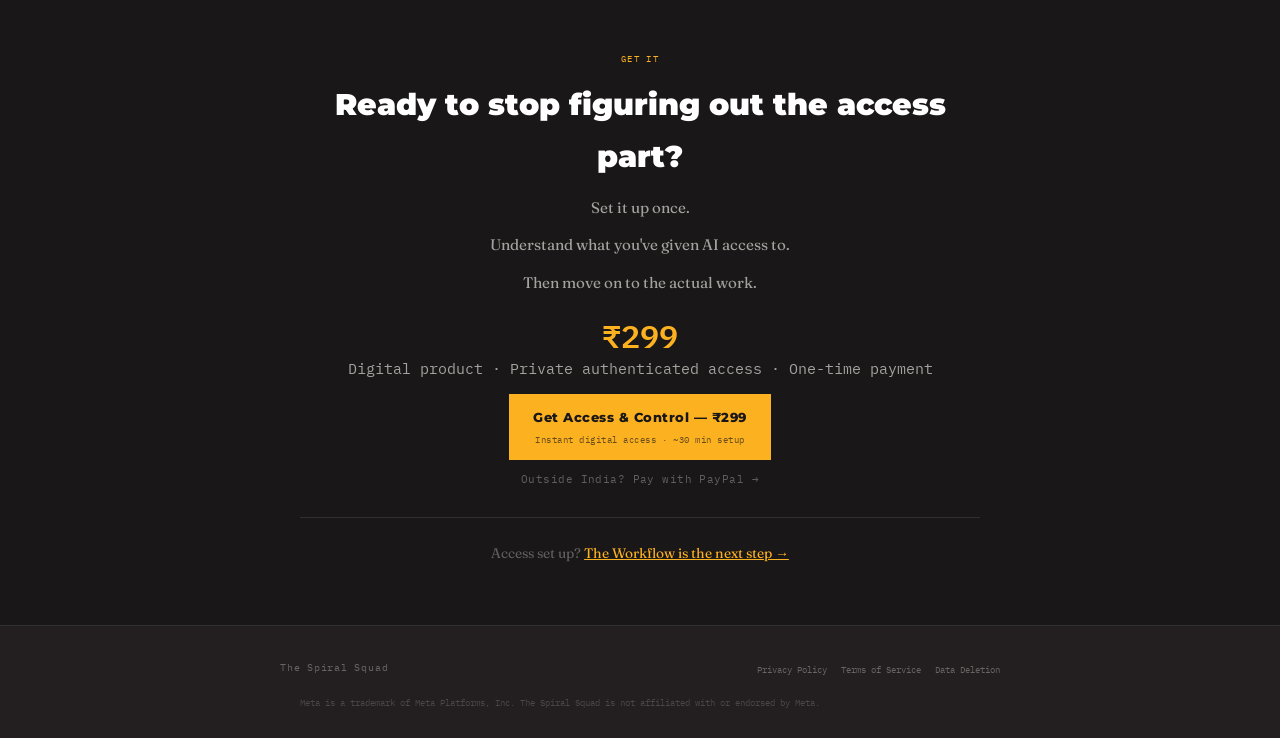
<file: products/access-control/index.html>
<!DOCTYPE html>
<html lang="en">
<head>
  <meta charset="UTF-8">
  <meta name="viewport" content="width=device-width, initial-scale=1.0">
  <title>Access &amp; Control Blueprint — The Spiral Squad</title>
  <meta name="description" content="A practical, screenshot-by-screenshot guide to setting up controlled AI access to Meta. Understand exactly what you've given it access to. ₹299 one-time.">
  <meta name="robots" content="noindex">
  <link rel="icon" href="/favicon.ico" sizes="any">
  <meta property="og:type" content="website">
  <meta property="og:url" content="https://thespiralsquad.com/products/access-control/">
  <meta property="og:title" content="Access &amp; Control Blueprint — The Spiral Squad">
  <meta property="og:description" content="You connected AI to Meta. But what did you actually give it access to? ₹299 one-time.">
  <meta property="og:image" content="https://thespiralsquad.com/assets/social-card.png">
  <meta name="twitter:card" content="summary_large_image">
  <link rel="preconnect" href="https://fonts.googleapis.com">
  <link rel="preconnect" href="https://fonts.gstatic.com" crossorigin>
  <link href="https://fonts.googleapis.com/css2?family=Fraunces:ital,opsz,wght@0,9..144,400;0,9..144,500;1,9..144,400&family=IBM+Plex+Mono:wght@400;500;600&family=Montserrat:wght@600;700;800;900&display=swap" rel="stylesheet">

  <style>
    *, *::before, *::after { box-sizing: border-box; margin: 0; padding: 0; }

    :root {
      --bg:     #1a1718;
      --surf:   #231F20;
      --yellow: #FCB121;
      --white:  #FFFFFF;
      --paper:  #FAF7F2;
      --soft:   rgba(250,247,242,.62);
      --softer: rgba(250,247,242,.32);
      --line:   rgba(250,247,242,.10);
    }

    html { scroll-behavior: smooth; }
    body {
      background: var(--bg);
      color: var(--paper);
      font-family: 'Fraunces', Georgia, serif;
      line-height: 1.7;
      -webkit-font-smoothing: antialiased;
      overflow-x: hidden;
    }
    h1, h2, h3, .mono { font-family: 'Montserrat', -apple-system, sans-serif; }
    .mono { font-family: 'IBM Plex Mono', ui-monospace, Menlo, monospace; }
    a    { color: inherit; }
    img  { max-width: 100%; display: block; }

    .container { max-width: 720px; margin: 0 auto; padding: 0 20px; }
    .wide      { max-width: 1040px; margin: 0 auto; padding: 0 20px; }

    /* TOP BAR */
    .top-bar {
      background: var(--surf);
      border-bottom: 1px solid var(--line);
      padding: 10px 20px;
      display: flex;
      align-items: center;
      justify-content: space-between;
      gap: 12px;
      flex-wrap: wrap;
      position: sticky;
      top: 0;
      z-index: 100;
    }
    .top-bar-left {
      display: flex;
      align-items: center;
      gap: 10px;
      flex-wrap: wrap;
    }
    .top-bar-brand {
      font-family: 'IBM Plex Mono', monospace;
      font-size: .65rem;
      letter-spacing: .1em;
      text-transform: uppercase;
      color: var(--softer);
    }
    .top-bar-sep { color: var(--line); }
    .top-bar-name {
      font-family: 'Montserrat', sans-serif;
      font-size: .75rem;
      font-weight: 700;
      color: var(--white);
    }
    .top-bar-price {
      font-family: 'IBM Plex Mono', monospace;
      font-size: .75rem;
      color: var(--yellow);
    }
    .top-bar-note {
      font-family: 'IBM Plex Mono', monospace;
      font-size: .62rem;
      color: var(--softer);
    }

    /* BUTTONS */
    .btn {
      display: inline-flex;
      flex-direction: column;
      align-items: center;
      background: var(--yellow);
      color: var(--bg);
      font-family: 'Montserrat', sans-serif;
      font-size: .8rem;
      font-weight: 800;
      letter-spacing: .04em;
      padding: 13px 24px;
      text-decoration: none;
      transition: opacity .15s;
      white-space: nowrap;
    }
    .btn:hover { opacity: .88; }
    .btn--sm { padding: 9px 18px; font-size: .72rem; flex-direction: row; }
    .btn-sub {
      font-family: 'IBM Plex Mono', monospace;
      font-size: .58rem;
      font-weight: 400;
      color: rgba(26,23,24,.65);
      margin-top: 3px;
    }

    /* HERO */
    .hero {
      padding: 64px 0 56px;
      border-bottom: 1px solid var(--line);
    }
    .hero-eyebrow {
      font-family: 'IBM Plex Mono', monospace;
      font-size: .62rem;
      letter-spacing: .14em;
      text-transform: uppercase;
      color: var(--yellow);
      margin-bottom: 18px;
    }
    .hero h1 {
      font-size: clamp(1.85rem, 6vw, 2.7rem);
      font-weight: 900;
      line-height: 1.15;
      color: var(--white);
      margin-bottom: 20px;
    }
    .hero h1 em { font-style: normal; color: var(--yellow); }
    .hero-sub {
      font-size: 1rem;
      color: var(--soft);
      max-width: 540px;
      margin-bottom: 32px;
      line-height: 1.75;
    }
    .hero-meta {
      display: flex;
      align-items: center;
      gap: 18px;
      flex-wrap: wrap;
      margin-top: 20px;
    }
    .hero-badge {
      font-family: 'IBM Plex Mono', monospace;
      font-size: .62rem;
      color: var(--softer);
    }

    /* SECTION BASE */
    .section {
      padding: 64px 0;
      border-bottom: 1px solid var(--line);
    }
    .section-label {
      font-family: 'IBM Plex Mono', monospace;
      font-size: .58rem;
      letter-spacing: .14em;
      text-transform: uppercase;
      color: var(--yellow);
      display: block;
      margin-bottom: 12px;
    }
    .section h2 {
      font-size: clamp(1.3rem, 4vw, 1.8rem);
      font-weight: 800;
      color: var(--white);
      line-height: 1.25;
      margin-bottom: 14px;
    }
    .section-body {
      color: var(--soft);
      max-width: 540px;
      margin-bottom: 20px;
      font-size: .95rem;
    }

    /* PRICING CARD */
    .price-card {
      background: var(--surf);
      border: 1.5px solid var(--yellow);
      padding: 32px 28px;
      max-width: 420px;
    }
    .price-card-label {
      font-family: 'IBM Plex Mono', monospace;
      font-size: .58rem;
      letter-spacing: .12em;
      text-transform: uppercase;
      color: var(--yellow);
      margin-bottom: 12px;
    }
    .price-main {
      font-family: 'Montserrat', sans-serif;
      font-size: 2.5rem;
      font-weight: 900;
      color: var(--white);
      line-height: 1;
    }
    .price-note {
      font-family: 'IBM Plex Mono', monospace;
      font-size: .62rem;
      color: var(--softer);
      margin-top: 5px;
      margin-bottom: 24px;
    }
    .price-includes {
      list-style: none;
      margin-bottom: 24px;
    }
    .price-includes li {
      font-size: .88rem;
      color: var(--soft);
      padding: 9px 0;
      border-bottom: 1px solid var(--line);
      display: flex;
      gap: 10px;
      align-items: flex-start;
    }
    .price-includes li:last-child { border-bottom: none; }
    .price-includes li > span { color: var(--yellow); flex-shrink: 0; margin-top: 1px; }
    .price-includes li strong { color: var(--paper); }
    .price-refund {
      font-family: 'IBM Plex Mono', monospace;
      font-size: .62rem;
      color: var(--softer);
      margin-top: 14px;
      line-height: 1.6;
    }

    /* ACCESS CHAIN */
    .access-chain {
      display: flex;
      align-items: center;
      margin: 28px 0 8px;
      background: var(--surf);
      padding: 18px 16px;
      gap: 0;
      flex-wrap: wrap;
    }
    .chain-node {
      flex: 1;
      min-width: 90px;
      background: var(--bg);
      border: 1px solid var(--line);
      padding: 10px 14px;
      text-align: center;
    }
    .chain-node--lit { border-color: rgba(252,177,33,.4); }
    .chain-node-label {
      font-family: 'IBM Plex Mono', monospace;
      font-size: .55rem;
      letter-spacing: .08em;
      text-transform: uppercase;
      color: var(--softer);
      display: block;
      margin-bottom: 3px;
    }
    .chain-node-name {
      font-family: 'Montserrat', sans-serif;
      font-size: .72rem;
      font-weight: 700;
      color: var(--white);
    }
    .chain-arrow {
      font-family: 'IBM Plex Mono', monospace;
      font-size: .75rem;
      color: var(--yellow);
      padding: 0 6px;
      flex-shrink: 0;
    }
    .chain-caption {
      font-family: 'IBM Plex Mono', monospace;
      font-size: .62rem;
      color: var(--softer);
    }

    /* FOR WHO */
    .for-list {
      list-style: none;
      margin-top: 24px;
      display: flex;
      flex-direction: column;
      gap: 10px;
    }
    .for-item {
      display: flex;
      gap: 16px;
      align-items: flex-start;
      background: var(--surf);
      padding: 20px;
    }
    .for-num {
      font-family: 'IBM Plex Mono', monospace;
      font-size: .58rem;
      color: var(--yellow);
      flex-shrink: 0;
      margin-top: 3px;
    }
    .for-title {
      font-family: 'Montserrat', sans-serif;
      font-size: .84rem;
      font-weight: 700;
      color: var(--white);
      margin-bottom: 4px;
    }
    .for-desc {
      font-size: .85rem;
      color: var(--soft);
      line-height: 1.6;
    }
    .not-for {
      border: 1px solid var(--line);
      padding: 16px 20px;
      margin-top: 14px;
    }
    .not-for-label {
      font-family: 'IBM Plex Mono', monospace;
      font-size: .58rem;
      letter-spacing: .1em;
      text-transform: uppercase;
      color: var(--softer);
      display: block;
      margin-bottom: 10px;
    }
    .not-for p { font-size: .86rem; color: var(--soft); }

    /* FOUNDER */
    .founder-name {
      font-family: 'Montserrat', sans-serif;
      font-size: 1rem;
      font-weight: 800;
      color: var(--white);
      margin-bottom: 2px;
    }
    .founder-title {
      font-family: 'IBM Plex Mono', monospace;
      font-size: .62rem;
      color: var(--yellow);
      letter-spacing: .06em;
      margin-bottom: 14px;
    }
    .founder-body {
      font-size: .9rem;
      color: var(--soft);
      line-height: 1.75;
      max-width: 540px;
    }
    .founder-creds {
      list-style: none;
      margin-top: 14px;
      display: flex;
      flex-wrap: wrap;
      gap: 8px 24px;
    }
    .founder-creds li {
      font-family: 'IBM Plex Mono', monospace;
      font-size: .65rem;
      color: var(--softer);
      display: flex;
      gap: 6px;
    }
    .founder-creds li::before { content: "→"; color: var(--yellow); }

    /* FAQ */
    .faq-list { list-style: none; margin-top: 24px; }
    .faq-item { border-bottom: 1px solid var(--line); }
    .faq-q {
      font-family: 'Montserrat', sans-serif;
      font-size: .86rem;
      font-weight: 700;
      color: var(--white);
      padding: 17px 0;
      cursor: pointer;
      display: flex;
      justify-content: space-between;
      align-items: center;
      gap: 12px;
      user-select: none;
    }
    .faq-q::after {
      content: "+";
      font-family: 'IBM Plex Mono', monospace;
      font-size: 1rem;
      color: var(--yellow);
      flex-shrink: 0;
    }
    .faq-item.open .faq-q::after { content: "−"; }
    .faq-a {
      font-size: .88rem;
      color: var(--soft);
      line-height: 1.75;
      padding-bottom: 17px;
      display: none;
    }
    .faq-item.open .faq-a { display: block; }

    /* FINAL CTA */
    .final-cta {
      padding: 72px 0 60px;
      text-align: center;
      border-bottom: 1px solid var(--line);
    }
    .final-cta h2 {
      font-size: clamp(1.4rem, 4vw, 1.9rem);
      font-weight: 900;
      color: var(--white);
      margin-bottom: 12px;
    }
    .final-cta p {
      font-size: .95rem;
      color: var(--soft);
      margin-bottom: 12px;
    }
    .final-price {
      font-family: 'IBM Plex Mono', monospace;
      font-size: 2rem;
      font-weight: 600;
      color: var(--yellow);
      line-height: 1;
      margin-bottom: 4px;
    }
    .final-price-note {
      font-family: 'IBM Plex Mono', monospace;
      font-size: .6rem;
      color: var(--softer);
      margin-bottom: 24px;
    }
    .cross-sell {
      margin-top: 28px;
      padding-top: 24px;
      border-top: 1px solid var(--line);
      font-size: .86rem;
      color: var(--softer);
    }
    .cross-sell a { color: var(--yellow); text-decoration: underline; }

    /* FOOTER */
    footer {
      background: var(--surf);
      padding: 28px 20px;
    }
    .footer-inner {
      max-width: 720px;
      margin: 0 auto;
      display: flex;
      align-items: center;
      justify-content: space-between;
      flex-wrap: wrap;
      gap: 14px;
    }
    .footer-brand {
      font-family: 'IBM Plex Mono', monospace;
      font-size: .6rem;
      color: var(--softer);
      letter-spacing: .08em;
    }
    .footer-links {
      list-style: none;
      display: flex;
      flex-wrap: wrap;
      gap: 14px;
    }
    .footer-links a {
      font-family: 'IBM Plex Mono', monospace;
      font-size: .58rem;
      color: var(--softer);
      text-decoration: none;
    }
    .footer-links a:hover { color: var(--soft); }
    .legal-note {
      max-width: 720px;
      margin: 14px auto 0;
      font-family: 'IBM Plex Mono', monospace;
      font-size: .56rem;
      color: rgba(250,247,242,.18);
      line-height: 1.6;
      padding: 0 20px;
    }

    /* MOBILE STICKY BAR */
    .sticky-bar {
      display: none;
      position: fixed;
      bottom: 0; left: 0; right: 0;
      z-index: 200;
      background: var(--surf);
      border-top: 1px solid var(--line);
      padding: 12px 16px;
    }
    .sticky-bar .btn { width: 100%; justify-content: center; }

    /* PROBLEM QUESTIONS */
    .problem-questions {
      list-style: none;
      margin: 4px 0 20px;
      display: flex;
      flex-direction: column;
      gap: 4px;
    }
    .problem-questions li {
      font-family: 'Fraunces', Georgia, serif;
      font-style: italic;
      font-size: 1rem;
      color: var(--paper);
      padding-left: 16px;
      position: relative;
    }
    .problem-questions li::before {
      content: "·";
      position: absolute;
      left: 0;
      color: var(--yellow);
    }

    /* PRINCIPLE VISUAL */
    .principle-visual {
      display: flex;
      align-items: stretch;
      margin: 28px 0 8px;
      background: var(--surf);
      padding: 18px 16px;
      gap: 0;
      flex-wrap: wrap;
    }
    .principle-node {
      flex: 1;
      min-width: 80px;
      background: var(--bg);
      border: 1px solid var(--line);
      padding: 14px 16px;
      text-align: center;
    }
    .principle-node--lit { border-color: rgba(252,177,33,.4); }
    .principle-node-label {
      font-family: 'IBM Plex Mono', monospace;
      font-size: .52rem;
      letter-spacing: .1em;
      text-transform: uppercase;
      color: var(--softer);
      display: block;
      margin-bottom: 5px;
    }
    .principle-node-name {
      font-family: 'Montserrat', sans-serif;
      font-size: .78rem;
      font-weight: 800;
      color: var(--yellow);
      letter-spacing: .04em;
    }
    .principle-arrow {
      font-family: 'IBM Plex Mono', monospace;
      font-size: .75rem;
      color: var(--yellow);
      padding: 0 8px;
      flex-shrink: 0;
      display: flex;
      align-items: center;
    }

    /* CALLOUT */
    .callout {
      background: rgba(252,177,33,.06);
      border-left: 3px solid var(--yellow);
      padding: 18px 22px;
      margin: 4px 0 20px;
      font-family: 'Montserrat', sans-serif;
      font-size: .95rem;
      font-weight: 700;
      color: var(--paper);
      line-height: 1.5;
      max-width: 540px;
    }

    /* DIY LIST */
    .diy-list {
      list-style: none;
      margin: 4px 0 20px;
      display: flex;
      flex-direction: column;
      gap: 3px;
      max-width: 400px;
    }
    .diy-list li {
      font-size: .9rem;
      color: var(--soft);
      padding-left: 18px;
      position: relative;
    }
    .diy-list li::before {
      content: "—";
      position: absolute;
      left: 0;
      color: var(--softer);
    }

    /* CHECKLIST */
    .checklist {
      list-style: none;
      display: flex;
      flex-direction: column;
      gap: 8px;
    }
    .checklist li {
      font-size: .88rem;
      color: var(--soft);
      display: flex;
      gap: 10px;
      align-items: baseline;
      line-height: 1.6;
    }
    .checklist li span { color: var(--yellow); flex-shrink: 0; font-family: 'IBM Plex Mono', monospace; font-size: .75rem; }
    .checklist--negative li span { color: var(--softer); }

    /* PREVIEW PLACEHOLDER */
    .preview-card {
      background: var(--surf);
      border: 1px dashed rgba(252,177,33,.22);
      padding: 40px 28px;
      text-align: center;
      margin-top: 24px;
    }
    .preview-card-label {
      font-family: 'IBM Plex Mono', monospace;
      font-size: .56rem;
      letter-spacing: .12em;
      text-transform: uppercase;
      color: var(--softer);
      margin-bottom: 10px;
      display: block;
    }
    .preview-card-text {
      font-size: .84rem;
      color: var(--softer);
      font-style: italic;
    }

    /* RESPONSIVE */
    @media (max-width: 640px) {
      .top-bar-note { display: none; }
      .access-chain { flex-direction: column; align-items: stretch; }
      .chain-arrow { align-self: center; transform: rotate(90deg); }
      .principle-visual { flex-direction: column; align-items: stretch; }
      .principle-arrow { transform: rotate(90deg); align-self: center; }
      .sticky-bar { display: block; }
    }
  .paypal-alt {
    display: block;
    margin-top: 10px;
    font-family: 'IBM Plex Mono', monospace;
    font-size: .68rem;
    letter-spacing: .04em;
    color: var(--softer);
    text-decoration: none;
  }
  .paypal-alt:hover { color: var(--soft); }
  </style>

  <!-- Meta Pixel — replace PIXEL_ID_PLACEHOLDER with your Pixel ID -->
  <script>
  !function(f,b,e,v,n,t,s){if(f.fbq)return;n=f.fbq=function(){n.callMethod?
  n.callMethod.apply(n,arguments):n.queue.push(arguments)};if(!f._fbq)f._fbq=n;
  n.push=n;n.loaded=!0;n.version='2.0';n.queue=[];t=b.createElement(e);t.async=!0;
  t.src=v;s=b.getElementsByTagName(e)[0];s.parentNode.insertBefore(t,s)}(window,
  document,'script','https://connect.facebook.net/en_US/fbevents.js');
  fbq('init', '274335162095786');
  fbq('track', 'PageView');
  fbq('track', 'ViewContent', {
    content_name: 'Access & Control Blueprint',
    content_ids: ['access-control'],
    content_type: 'product',
    currency: 'INR',
    value: 299
  });
  </script>
  <noscript><img height="1" width="1" style="display:none"
    src="https://www.facebook.com/tr?id=274335162095786&ev=PageView&noscript=1"/></noscript>
</head>
<body>

<!-- 1. TOP BAR -->
<div class="top-bar">
  <div class="top-bar-left">
    <span class="top-bar-brand">The Spiral Squad</span>
    <span class="top-bar-sep">·</span>
    <span class="top-bar-name">Access &amp; Control Blueprint</span>
    <span class="top-bar-sep">·</span>
    <span class="top-bar-price mono">₹299</span>
    <span class="top-bar-note mono">One-time · Not a subscription</span>
  </div>
  <a href="https://pages.razorpay.com/accesscontrol" class="btn btn--sm" id="cta-topbar">
    Get Access &amp; Control
  </a>
</div>

<!-- 2. HERO -->
<section class="hero">
  <div class="container">
    <p class="hero-eyebrow">Access &amp; Control Blueprint</p>
    <h1>You connected AI to Meta.<br><em>But what did you actually give it access to?</em></h1>
    <p class="hero-sub">
      A practical, screenshot-by-screenshot guide to setting up controlled AI access to Meta —
      without figuring the whole thing out yourself.
    </p>
    <a href="https://pages.razorpay.com/accesscontrol" class="btn" id="cta-hero">
      Get Access &amp; Control — ₹299
      <span class="btn-sub">Instant digital access · ~30 min setup</span>
    </a>
    <a href="https://www.paypal.com/ncp/payment/49BP3QANX5VHQ" class="paypal-alt" target="_blank" rel="noopener">Outside India? Pay with PayPal →</a>
    <div class="hero-meta">
      <span class="hero-badge mono">₹299 · One-time</span>
      <span class="hero-badge mono">·</span>
      <span class="hero-badge mono">Not a subscription</span>
      <span class="hero-badge mono">·</span>
      <span class="hero-badge mono">~30 min setup</span>
    </div>
  </div>
</section>

<!-- 3. PROBLEM -->
<section class="section">
  <div class="container">
    <span class="section-label">The setup nobody talks about</span>
    <h2>The part nobody talks about.</h2>
    <p class="section-body">Everyone is talking about connecting AI to Meta. Very few people talk about what happens after you connect it.</p>
    <ul class="problem-questions">
      <li>What can it see?</li>
      <li>What can it change?</li>
      <li>What does it actually have access to?</li>
      <li>And how do you make sure you're giving it only what it needs?</li>
    </ul>
    <p class="section-body">That's what this guide is for.</p>
  </div>
</section>

<!-- 4. CORE IDEA -->
<section class="section">
  <div class="container">
    <span class="section-label">The principle</span>
    <h2>AI doesn't need the keys to everything.</h2>
    <p class="section-body">
      The goal isn't to give AI as much access as possible.<br>
      The goal is to give it the access it actually needs — and understand exactly what you've given it.
    </p>

    <div class="principle-visual">
      <div class="principle-node principle-node--lit">
        <span class="principle-node-label">What you set up</span>
        <span class="principle-node-name">Access</span>
      </div>
      <span class="principle-arrow">→</span>
      <div class="principle-node principle-node--lit">
        <span class="principle-node-label">What you define</span>
        <span class="principle-node-name">Permission</span>
      </div>
      <span class="principle-arrow">→</span>
      <div class="principle-node principle-node--lit">
        <span class="principle-node-label">What you keep</span>
        <span class="principle-node-name">Control</span>
      </div>
    </div>
    <p class="chain-caption">Set up correctly once. Know exactly what's accessible. Then automate with confidence.</p>
  </div>
</section>

<!-- 5. WHAT'S INSIDE -->
<section class="section">
  <div class="container">
    <span class="section-label">What you get</span>
    <h2>What's inside.</h2>
    <div class="price-card">
      <p class="price-card-label mono">Access &amp; Control Blueprint</p>
      <div class="price-main mono">₹299</div>
      <p class="price-note mono">One-time payment · Not a subscription</p>
      <ul class="price-includes">
        <li><span>📕</span><div><strong>Access &amp; Control Blueprint</strong> — A practical guide covering the complete setup.</div></li>
        <li><span>📸</span><div><strong>Screenshots for every step</strong> — Follow the actual interface instead of guessing where to click.</div></li>
        <li><span>✅</span><div><strong>Final access checklist</strong> — Confirm everything is configured correctly before you move forward.</div></li>
        <li><span>🧩</span><div><strong>Copy/paste test prompts</strong> — Simple prompts to verify the connection works.</div></li>
        <li><span>🔧</span><div><strong>Troubleshooting section</strong> — Common problems and what to check when something doesn't work.</div></li>
        <li><span>🔄</span><div><strong>Updates</strong> — The guide is updated when the setup materially changes.</div></li>
        <li><span>🔐</span><div><strong>Private reader</strong> — Access the product through the private authenticated reader.</div></li>
      </ul>
      <a href="https://pages.razorpay.com/accesscontrol" class="btn" id="cta-pricing">
        Get Access &amp; Control — ₹299
        <span class="btn-sub">Instant digital access · ~30 min setup</span>
      </a>
      <a href="https://www.paypal.com/ncp/payment/49BP3QANX5VHQ" class="paypal-alt" target="_blank" rel="noopener">Outside India? Pay with PayPal →</a>
      <p class="price-refund mono">Digital product. Access is delivered instantly on payment. No refunds.</p>
    </div>
  </div>
</section>

<!-- 6. WHY PAY ₹299 -->
<section class="section">
  <div class="container">
    <span class="section-label">The honest answer</span>
    <h2>You can figure this out yourself.</h2>
    <p class="section-body">Of course you can.</p>
    <ul class="diy-list">
      <li>Spend the time researching it.</li>
      <li>Watch different tutorials.</li>
      <li>Open ten different tabs.</li>
      <li>Figure out which steps still work.</li>
      <li>Try something.</li>
      <li>Break something.</li>
      <li>Try again.</li>
    </ul>
    <p class="section-body">Or…</p>
    <div class="callout">Spend ₹299 and start with the setup already documented.</div>
    <p class="section-body">That's what you're paying for.</p>
    <p class="section-body" style="font-size:.85rem;color:var(--softer);margin-top:-12px;">Built from 7+ years working with Meta Ads and weeks of testing this specific implementation. Condensed into a 30-minute setup.</p>
  </div>
</section>

<!-- 7. WHO IT'S FOR -->
<section class="section">
  <div class="container">
    <span class="section-label">Is this for you?</span>
    <h2>This is for you if…</h2>
    <ul class="checklist" style="margin-top:16px;">
      <li><span>→</span> You're experimenting with AI + Meta Ads.</li>
      <li><span>→</span> You want to connect AI to your advertising setup.</li>
      <li><span>→</span> You don't want to blindly give AI access to things.</li>
      <li><span>→</span> You want the setup documented step-by-step.</li>
      <li><span>→</span> You'd rather follow a tested setup than piece it together yourself.</li>
    </ul>
    <div class="not-for">
      <span class="not-for-label mono">This is not for you if…</span>
      <ul class="checklist checklist--negative">
        <li><span>—</span> You're looking for a Meta Ads course.</li>
        <li><span>—</span> You want someone to run your ads for you.</li>
        <li><span>—</span> You're looking for a magic AI button.</li>
        <li><span>—</span> You don't want to do the initial setup.</li>
      </ul>
    </div>
  </div>
</section>

<!-- 8. FOUNDER -->
<section class="section">
  <div class="container">
    <span class="section-label">Who built this</span>
    <p class="founder-name">Raj</p>
    <p class="founder-title mono">Performance Marketer · The Spiral Squad</p>
    <p class="founder-body">
      I run Meta ads for brands every day. Not as a course creator — I manage real campaigns for
      real budgets. When I wanted AI running on my ad accounts, I needed a setup that was clear
      and controlled, not one that handed a model access to everything it could reach.
      This Blueprint is what I built for myself. It's been running on my setup for months.
    </p>
    <ul class="founder-creds">
      <li>7 years running Meta Ads</li>
      <li>200+ brands across restaurants, real estate, e-commerce, fashion, luxury, startups</li>
      <li>~$1M in ad spend managed</li>
    </ul>
  </div>
</section>

<!-- 10. FAQ -->
<section class="section">
  <div class="container">
    <span class="section-label">Questions</span>
    <h2>What people ask before buying.</h2>
    <ul class="faq-list">
      <li class="faq-item">
        <div class="faq-q">Do I need to be technical?</div>
        <div class="faq-a">No. The guide is designed to be followed step-by-step, with screenshots and clear instructions. If you can follow a Google Doc, you can do this setup.</div>
      </li>
      <li class="faq-item">
        <div class="faq-q">Is this a Meta Ads course?</div>
        <div class="faq-a">No. This is specifically about the access and control setup when connecting AI to Meta. It doesn't teach media buying, campaign strategy, or ad optimisation.</div>
      </li>
      <li class="faq-item">
        <div class="faq-q">Does this guarantee better ad performance?</div>
        <div class="faq-a">No. It doesn't guarantee performance. It helps you get the access layer set up properly so you can work with AI more effectively. What you do with that access is up to you.</div>
      </li>
      <li class="faq-item">
        <div class="faq-q">Is this a one-click setup?</div>
        <div class="faq-a">No. There is an initial setup. That's the point — do it properly once instead of repeatedly figuring it out every time you want to use AI with your ads.</div>
      </li>
      <li class="faq-item">
        <div class="faq-q">Is there anything I need to save or store after setup?</div>
        <div class="faq-a">Yes — the guide walks you through what to save, where it goes, and how to keep it secure. The exact approach depends on your setup, but the guide covers what matters and what to avoid.</div>
      </li>
      <li class="faq-item">
        <div class="faq-q">What do I do after the access is set up?</div>
        <div class="faq-a">The access setup is the foundation. Once it's done, any AI agent tool — Claude, ChatGPT, others — can connect to your Meta Ads. If you want the full operating process for running ad-ops with AI, that's what <a href="/products/workflow/" style="color:var(--yellow);">The Workflow</a> covers.</div>
      </li>
    </ul>
  </div>
</section>

<!-- 11. FINAL CTA -->
<section class="final-cta">
  <div class="container">
    <span class="section-label">Get it</span>
    <h2>Ready to stop figuring out the access part?</h2>
    <p>Set it up once.</p>
    <p>Understand what you've given AI access to.</p>
    <p>Then move on to the actual work.</p>
    <div class="final-price mono" style="margin-top:24px;">₹299</div>
    <p class="final-price-note mono">Digital product · Private authenticated access · One-time payment</p>
    <a href="https://pages.razorpay.com/accesscontrol" class="btn" id="cta-final">
      Get Access &amp; Control — ₹299
      <span class="btn-sub">Instant digital access · ~30 min setup</span>
    </a>
    <a href="https://www.paypal.com/ncp/payment/49BP3QANX5VHQ" class="paypal-alt" target="_blank" rel="noopener">Outside India? Pay with PayPal →</a>
    <div class="cross-sell">
      Access set up? <a href="/products/workflow/">The Workflow is the next step →</a>
    </div>
  </div>
</section>

<!-- FOOTER -->
<footer>
  <div class="footer-inner">
    <span class="footer-brand mono">The Spiral Squad</span>
    <ul class="footer-links">
      <li><a href="/privacy-policy/">Privacy Policy</a></li>
      <li><a href="/terms-of-service/">Terms of Service</a></li>
      <li><a href="/data-deletion/">Data Deletion</a></li>
    </ul>
  </div>
  <p class="legal-note">Meta is a trademark of Meta Platforms, Inc. The Spiral Squad is not affiliated with or endorsed by Meta.</p>
</footer>

<!-- MOBILE STICKY BAR -->
<div class="sticky-bar" id="stickyBar">
  <a href="https://pages.razorpay.com/accesscontrol" class="btn" id="cta-sticky">
    Get Access &amp; Control — ₹299
  </a>
</div>

<script>
(function() {
  /* UTM pass-through */
  var BASE = 'https://pages.razorpay.com/accesscontrol';
  var p = new URLSearchParams(window.location.search);
  var out = new URLSearchParams();
  ['utm_source','utm_medium','utm_campaign','utm_content','utm_term'].forEach(function(k) {
    if (p.get(k)) out.set(k, p.get(k));
  });
  var url = BASE + (out.toString() ? '?' + out.toString() : '');
  ['cta-topbar','cta-hero','cta-pricing','cta-final','cta-sticky'].forEach(function(id) {
    var el = document.getElementById(id);
    if (el) el.href = url;
  });

  /* InitiateCheckout on CTA click */
  document.querySelectorAll('a[id^="cta-"]').forEach(function(el) {
    el.addEventListener('click', function() {
      if (typeof fbq === 'function') {
        fbq('track', 'InitiateCheckout', {
          content_name: 'Access & Control Blueprint',
          content_ids: ['access-control'],
          currency: 'INR',
          value: 299,
          num_items: 1
        });
      }
    });
  });

  /* Sticky bar: show after hero leaves viewport */
  var bar  = document.getElementById('stickyBar');
  var hero = document.querySelector('.hero');
  if (bar && hero && 'IntersectionObserver' in window) {
    new IntersectionObserver(function(entries) {
      bar.style.display = entries[0].isIntersecting ? 'none' : 'block';
    }, { threshold: 0 }).observe(hero);
  }

  /* FAQ accordion */
  document.querySelectorAll('.faq-q').forEach(function(q) {
    q.addEventListener('click', function() {
      q.closest('.faq-item').classList.toggle('open');
    });
  });
})();
</script>

</body>
</html>
</file>
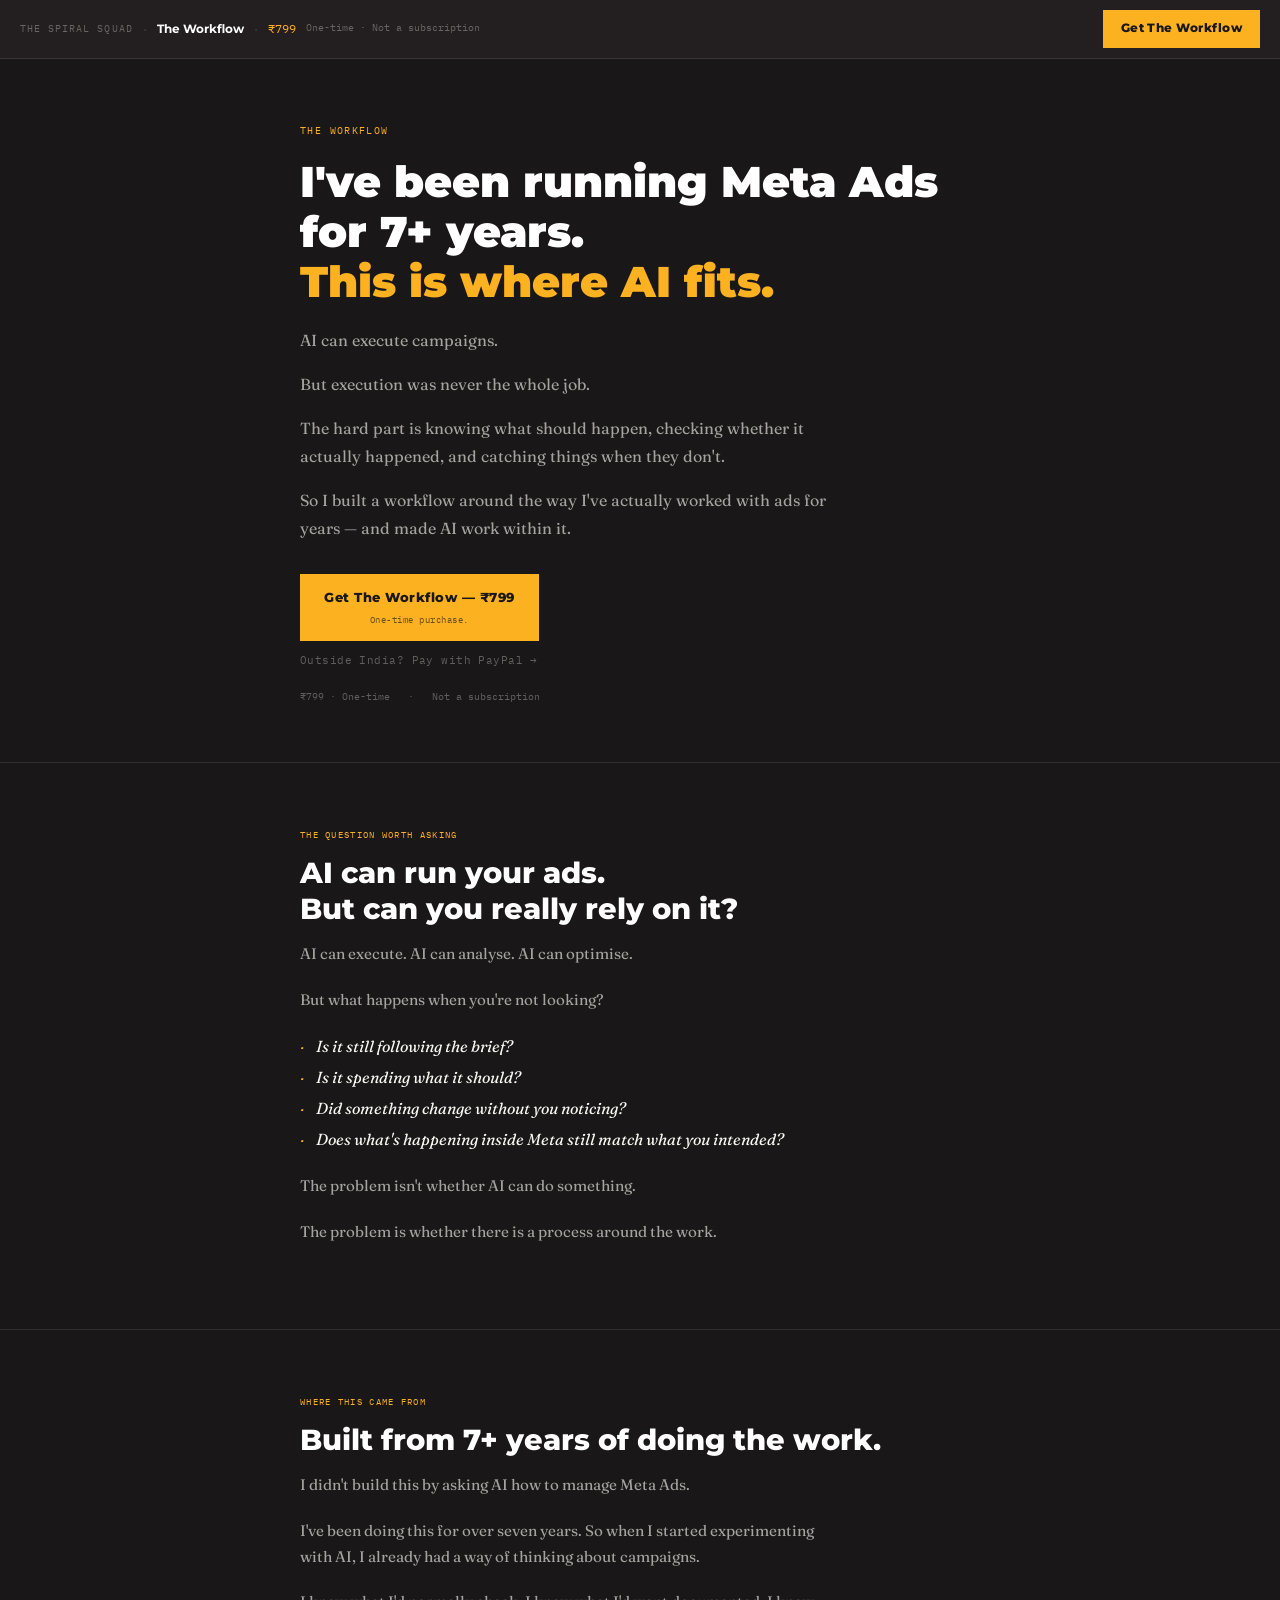
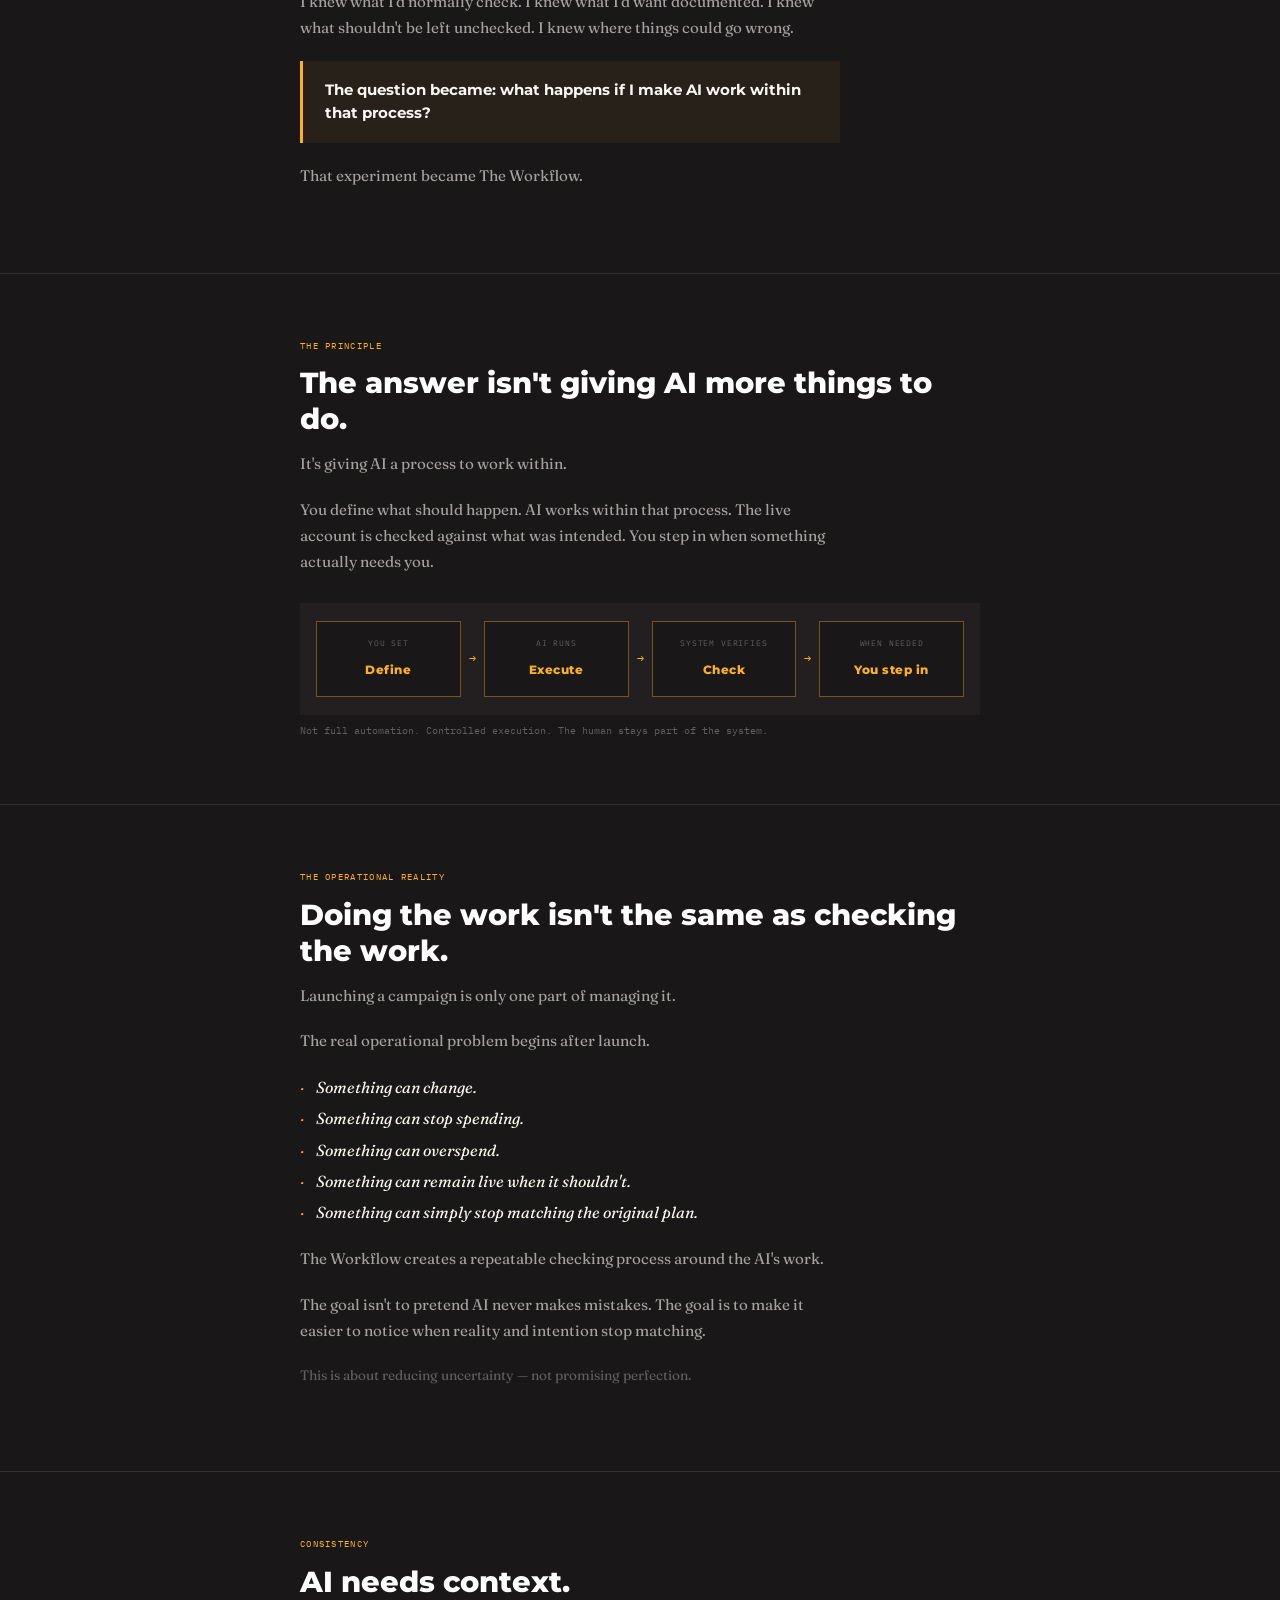
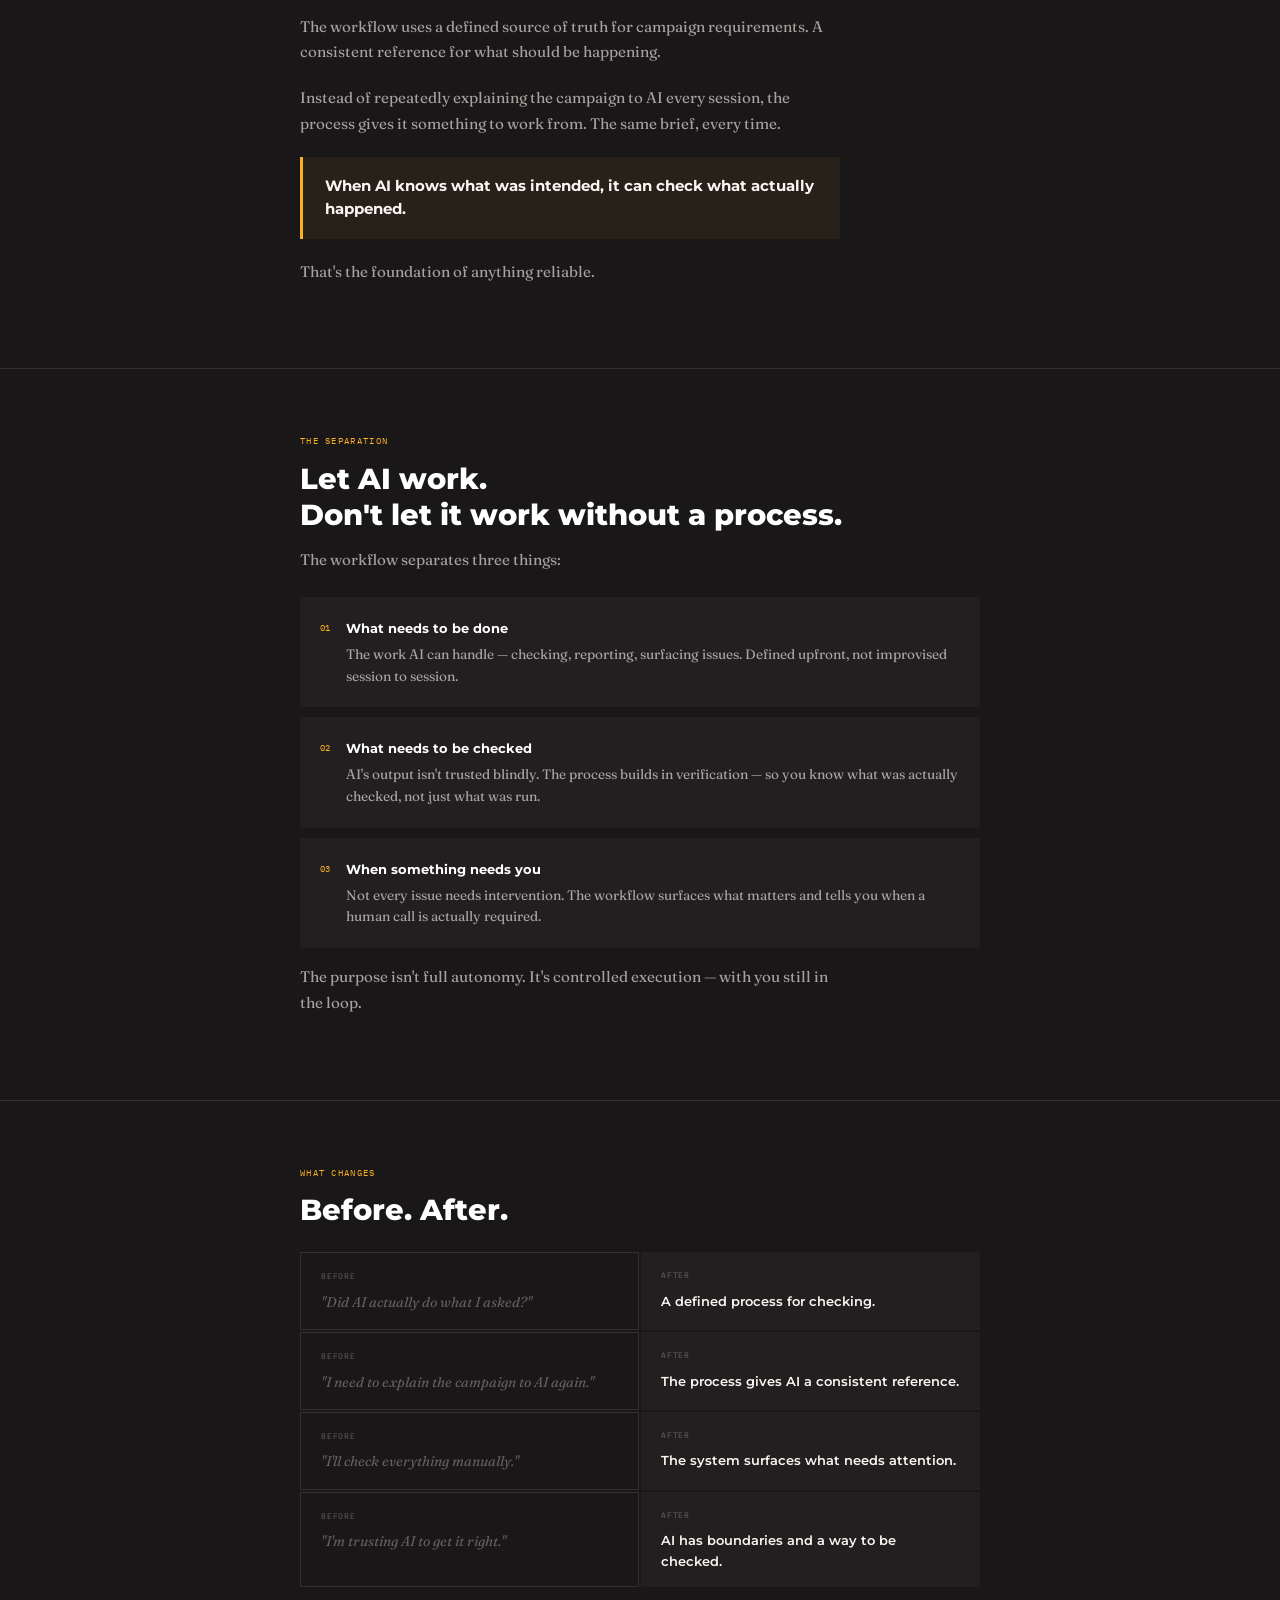
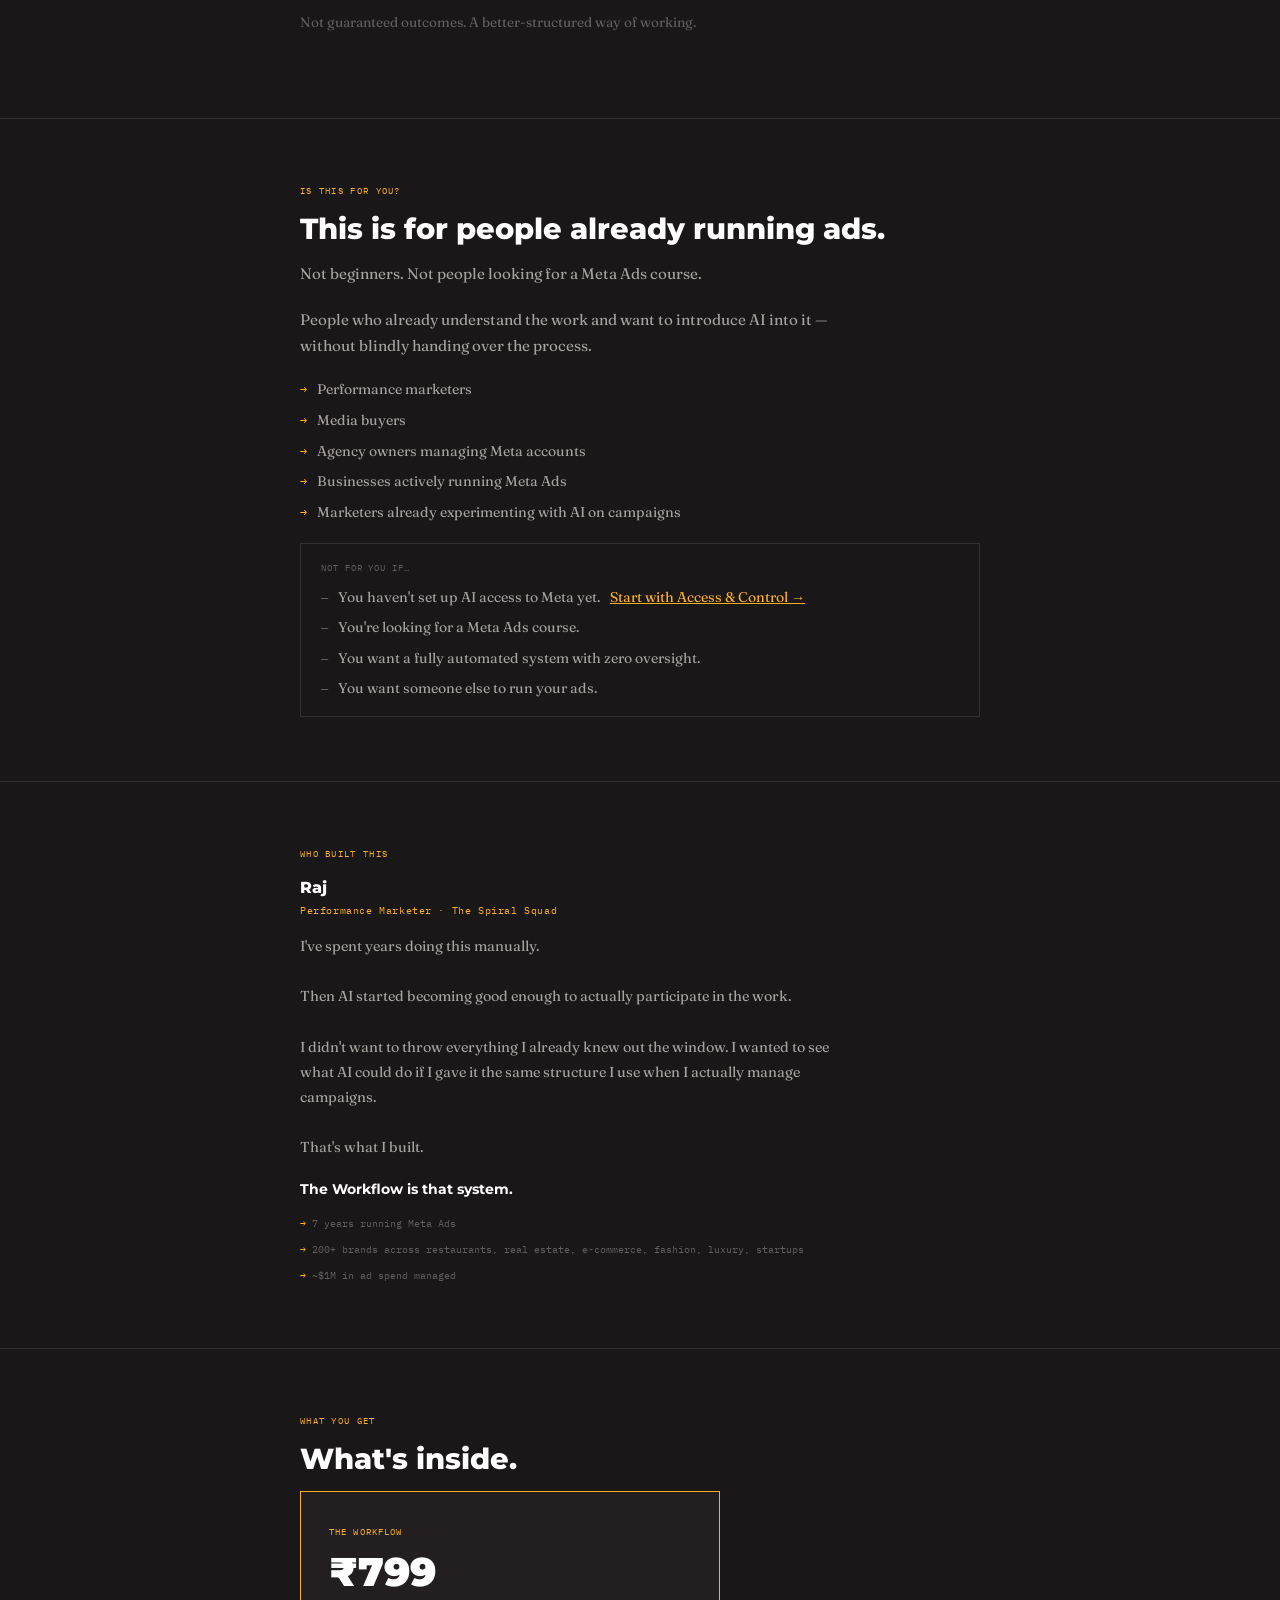
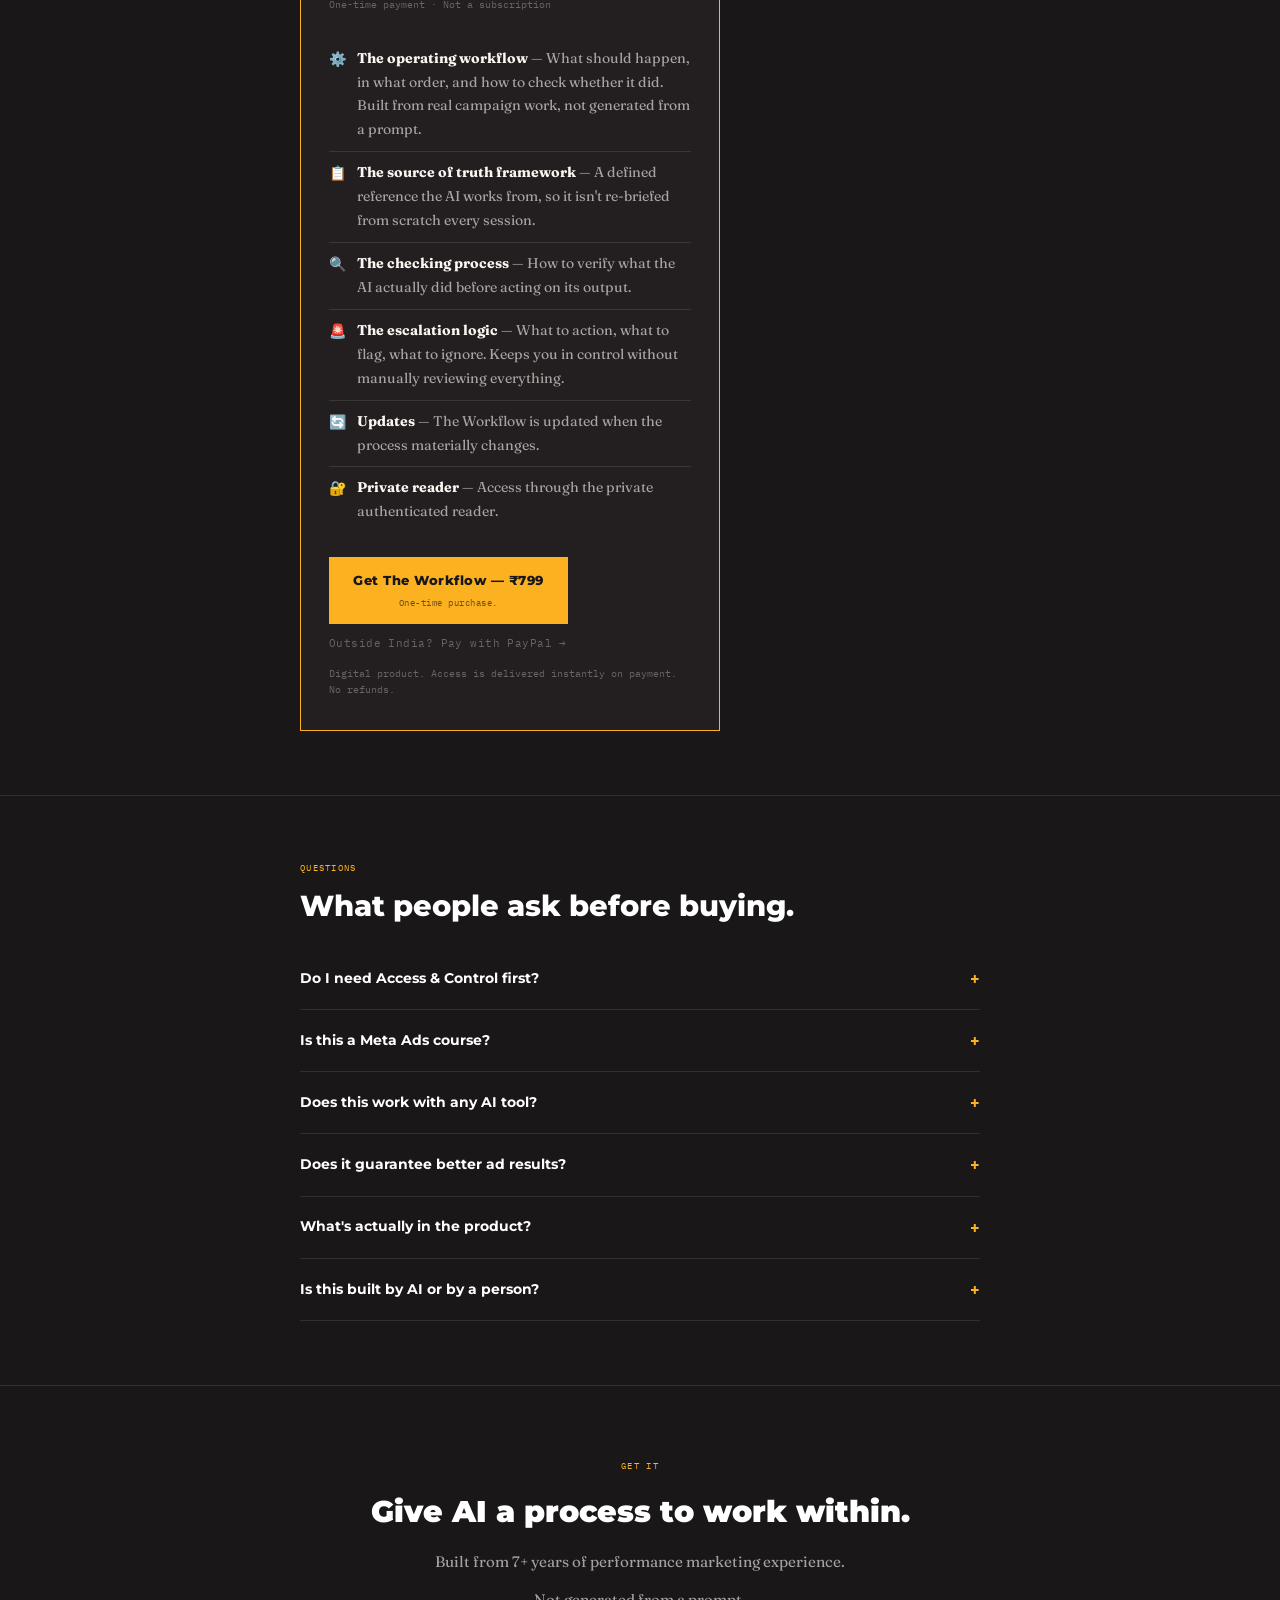
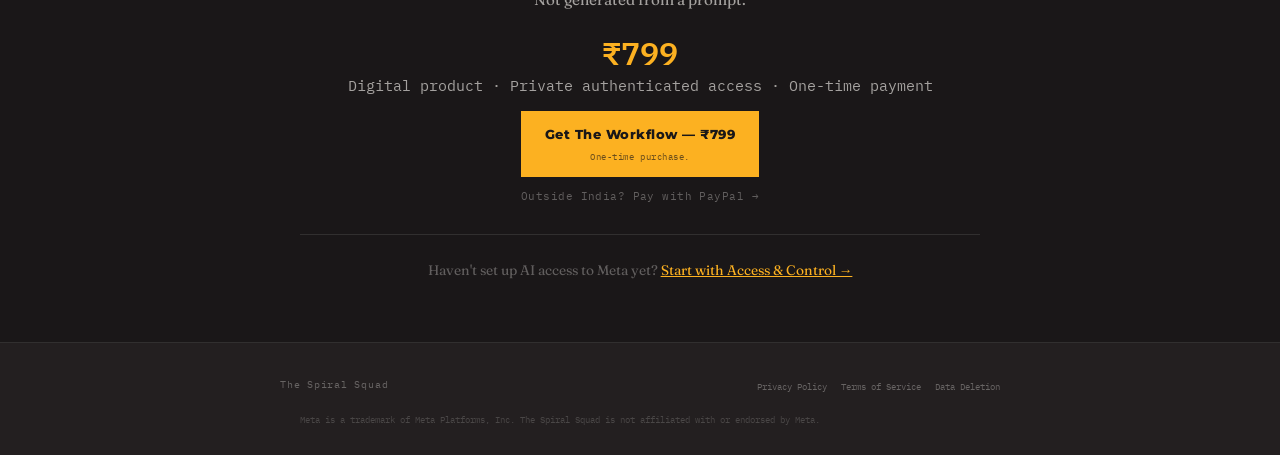
<file: products/meta-agent-workflow/index.html>
<!DOCTYPE html>
<html lang="en">
<head>
  <meta charset="UTF-8">
  <meta name="viewport" content="width=device-width, initial-scale=1.0">
  <title>The Workflow — The Spiral Squad</title>
  <meta name="description" content="7+ years of performance marketing experience, translated into a workflow AI can operate within. ₹799 one-time.">
  <meta name="robots" content="noindex">
  <link rel="icon" href="/favicon.ico" sizes="any">
  <meta property="og:type" content="website">
  <meta property="og:url" content="https://thespiralsquad.com/products/meta-agent-workflow/">
  <meta property="og:title" content="The Workflow — The Spiral Squad">
  <meta property="og:description" content="7+ years of performance marketing experience, translated into a workflow AI can operate within. ₹799 one-time.">
  <meta property="og:image" content="https://thespiralsquad.com/assets/social-card.png">
  <meta name="twitter:card" content="summary_large_image">
  <link rel="preconnect" href="https://fonts.googleapis.com">
  <link rel="preconnect" href="https://fonts.gstatic.com" crossorigin>
  <link href="https://fonts.googleapis.com/css2?family=Fraunces:ital,opsz,wght@0,9..144,400;0,9..144,500;1,9..144,400&family=IBM+Plex+Mono:wght@400;500;600&family=Montserrat:wght@600;700;800;900&display=swap" rel="stylesheet">

  <style>
    *, *::before, *::after { box-sizing: border-box; margin: 0; padding: 0; }

    :root {
      --bg:     #1a1718;
      --surf:   #231F20;
      --yellow: #FCB121;
      --white:  #FFFFFF;
      --paper:  #FAF7F2;
      --soft:   rgba(250,247,242,.62);
      --softer: rgba(250,247,242,.32);
      --line:   rgba(250,247,242,.10);
    }

    html { scroll-behavior: smooth; }
    body {
      background: var(--bg);
      color: var(--paper);
      font-family: 'Fraunces', Georgia, serif;
      line-height: 1.7;
      -webkit-font-smoothing: antialiased;
      overflow-x: hidden;
    }
    h1, h2, h3, .mono { font-family: 'Montserrat', -apple-system, sans-serif; }
    .mono { font-family: 'IBM Plex Mono', ui-monospace, Menlo, monospace; }
    a    { color: inherit; }
    img  { max-width: 100%; display: block; }

    .container { max-width: 720px; margin: 0 auto; padding: 0 20px; }
    .wide      { max-width: 1040px; margin: 0 auto; padding: 0 20px; }

    /* TOP BAR */
    .top-bar {
      background: var(--surf);
      border-bottom: 1px solid var(--line);
      padding: 10px 20px;
      display: flex;
      align-items: center;
      justify-content: space-between;
      gap: 12px;
      flex-wrap: wrap;
      position: sticky;
      top: 0;
      z-index: 100;
    }
    .top-bar-left {
      display: flex;
      align-items: center;
      gap: 10px;
      flex-wrap: wrap;
    }
    .top-bar-brand {
      font-family: 'IBM Plex Mono', monospace;
      font-size: .65rem;
      letter-spacing: .1em;
      text-transform: uppercase;
      color: var(--softer);
    }
    .top-bar-sep { color: var(--line); }
    .top-bar-name {
      font-family: 'Montserrat', sans-serif;
      font-size: .75rem;
      font-weight: 700;
      color: var(--white);
    }
    .top-bar-price {
      font-family: 'IBM Plex Mono', monospace;
      font-size: .75rem;
      color: var(--yellow);
    }
    .top-bar-note {
      font-family: 'IBM Plex Mono', monospace;
      font-size: .62rem;
      color: var(--softer);
    }

    /* BUTTONS */
    .btn {
      display: inline-flex;
      flex-direction: column;
      align-items: center;
      background: var(--yellow);
      color: var(--bg);
      font-family: 'Montserrat', sans-serif;
      font-size: .8rem;
      font-weight: 800;
      letter-spacing: .04em;
      padding: 13px 24px;
      text-decoration: none;
      transition: opacity .15s;
      white-space: nowrap;
    }
    .btn:hover { opacity: .88; }
    .btn--sm { padding: 9px 18px; font-size: .72rem; flex-direction: row; }
    .btn-sub {
      font-family: 'IBM Plex Mono', monospace;
      font-size: .58rem;
      font-weight: 400;
      color: rgba(26,23,24,.65);
      margin-top: 3px;
    }

    /* HERO */
    .hero {
      padding: 64px 0 56px;
      border-bottom: 1px solid var(--line);
    }
    .hero-eyebrow {
      font-family: 'IBM Plex Mono', monospace;
      font-size: .62rem;
      letter-spacing: .14em;
      text-transform: uppercase;
      color: var(--yellow);
      margin-bottom: 18px;
    }
    .hero h1 {
      font-size: clamp(1.85rem, 6vw, 2.7rem);
      font-weight: 900;
      line-height: 1.15;
      color: var(--white);
      margin-bottom: 20px;
    }
    .hero h1 em { font-style: normal; color: var(--yellow); }
    .hero-sub {
      font-size: 1rem;
      color: var(--soft);
      max-width: 540px;
      margin-bottom: 16px;
      line-height: 1.75;
    }
    .hero-sub--last { margin-bottom: 32px; }
    .hero-meta {
      display: flex;
      align-items: center;
      gap: 18px;
      flex-wrap: wrap;
      margin-top: 20px;
    }
    .hero-badge {
      font-family: 'IBM Plex Mono', monospace;
      font-size: .62rem;
      color: var(--softer);
    }

    /* SECTION BASE */
    .section {
      padding: 64px 0;
      border-bottom: 1px solid var(--line);
    }
    .section-label {
      font-family: 'IBM Plex Mono', monospace;
      font-size: .58rem;
      letter-spacing: .14em;
      text-transform: uppercase;
      color: var(--yellow);
      display: block;
      margin-bottom: 12px;
    }
    .section h2 {
      font-size: clamp(1.3rem, 4vw, 1.8rem);
      font-weight: 800;
      color: var(--white);
      line-height: 1.25;
      margin-bottom: 14px;
    }
    .section-body {
      color: var(--soft);
      max-width: 540px;
      margin-bottom: 20px;
      font-size: .95rem;
    }

    /* PRICING CARD */
    .price-card {
      background: var(--surf);
      border: 1.5px solid var(--yellow);
      padding: 32px 28px;
      max-width: 420px;
    }
    .price-card-label {
      font-family: 'IBM Plex Mono', monospace;
      font-size: .58rem;
      letter-spacing: .12em;
      text-transform: uppercase;
      color: var(--yellow);
      margin-bottom: 12px;
    }
    .price-main {
      font-family: 'Montserrat', sans-serif;
      font-size: 2.5rem;
      font-weight: 900;
      color: var(--white);
      line-height: 1;
    }
    .price-note {
      font-family: 'IBM Plex Mono', monospace;
      font-size: .62rem;
      color: var(--softer);
      margin-top: 5px;
      margin-bottom: 24px;
    }
    .price-includes {
      list-style: none;
      margin-bottom: 24px;
    }
    .price-includes li {
      font-size: .88rem;
      color: var(--soft);
      padding: 9px 0;
      border-bottom: 1px solid var(--line);
      display: flex;
      gap: 10px;
      align-items: flex-start;
    }
    .price-includes li:last-child { border-bottom: none; }
    .price-includes li > span { color: var(--yellow); flex-shrink: 0; margin-top: 1px; }
    .price-includes li strong { color: var(--paper); }
    .price-refund {
      font-family: 'IBM Plex Mono', monospace;
      font-size: .62rem;
      color: var(--softer);
      margin-top: 14px;
      line-height: 1.6;
    }

    /* LOOP VISUAL */
    .loop-visual {
      display: flex;
      align-items: stretch;
      margin: 28px 0 8px;
      background: var(--surf);
      padding: 18px 16px;
      gap: 0;
      flex-wrap: wrap;
    }
    .loop-node {
      flex: 1;
      min-width: 80px;
      background: var(--bg);
      border: 1px solid var(--line);
      padding: 14px 16px;
      text-align: center;
    }
    .loop-node--lit { border-color: rgba(252,177,33,.4); }
    .loop-node-label {
      font-family: 'IBM Plex Mono', monospace;
      font-size: .52rem;
      letter-spacing: .1em;
      text-transform: uppercase;
      color: var(--softer);
      display: block;
      margin-bottom: 5px;
    }
    .loop-node-name {
      font-family: 'Montserrat', sans-serif;
      font-size: .78rem;
      font-weight: 800;
      color: var(--yellow);
      letter-spacing: .04em;
    }
    .loop-arrow {
      font-family: 'IBM Plex Mono', monospace;
      font-size: .75rem;
      color: var(--yellow);
      padding: 0 8px;
      flex-shrink: 0;
      display: flex;
      align-items: center;
    }
    .loop-caption {
      font-family: 'IBM Plex Mono', monospace;
      font-size: .62rem;
      color: var(--softer);
    }

    /* PROBLEM QUESTIONS */
    .problem-questions {
      list-style: none;
      margin: 4px 0 20px;
      display: flex;
      flex-direction: column;
      gap: 4px;
    }
    .problem-questions li {
      font-family: 'Fraunces', Georgia, serif;
      font-style: italic;
      font-size: 1rem;
      color: var(--paper);
      padding-left: 16px;
      position: relative;
    }
    .problem-questions li::before {
      content: "·";
      position: absolute;
      left: 0;
      color: var(--yellow);
    }

    /* CALLOUT */
    .callout {
      background: rgba(252,177,33,.06);
      border-left: 3px solid var(--yellow);
      padding: 18px 22px;
      margin: 4px 0 20px;
      font-family: 'Montserrat', sans-serif;
      font-size: .95rem;
      font-weight: 700;
      color: var(--paper);
      line-height: 1.5;
      max-width: 540px;
    }

    /* FOR WHO / NUMBERED LIST */
    .for-list {
      list-style: none;
      margin-top: 24px;
      display: flex;
      flex-direction: column;
      gap: 10px;
    }
    .for-item {
      display: flex;
      gap: 16px;
      align-items: flex-start;
      background: var(--surf);
      padding: 20px;
    }
    .for-num {
      font-family: 'IBM Plex Mono', monospace;
      font-size: .58rem;
      color: var(--yellow);
      flex-shrink: 0;
      margin-top: 3px;
    }
    .for-title {
      font-family: 'Montserrat', sans-serif;
      font-size: .84rem;
      font-weight: 700;
      color: var(--white);
      margin-bottom: 4px;
    }
    .for-desc {
      font-size: .85rem;
      color: var(--soft);
      line-height: 1.6;
    }

    /* CHECKLIST */
    .checklist {
      list-style: none;
      display: flex;
      flex-direction: column;
      gap: 8px;
    }
    .checklist li {
      font-size: .88rem;
      color: var(--soft);
      display: flex;
      gap: 10px;
      align-items: baseline;
      line-height: 1.6;
    }
    .checklist li span { color: var(--yellow); flex-shrink: 0; font-family: 'IBM Plex Mono', monospace; font-size: .75rem; }
    .checklist--negative li span { color: var(--softer); }

    /* NOT FOR */
    .not-for {
      border: 1px solid var(--line);
      padding: 16px 20px;
    }
    .not-for-label {
      font-family: 'IBM Plex Mono', monospace;
      font-size: .58rem;
      letter-spacing: .1em;
      text-transform: uppercase;
      color: var(--softer);
      display: block;
      margin-bottom: 10px;
    }

    /* BEFORE / AFTER GRID */
    .ba-grid {
      display: flex;
      flex-direction: column;
      gap: 2px;
      margin: 24px 0;
    }
    .ba-row {
      display: grid;
      grid-template-columns: 1fr 1fr;
      gap: 2px;
    }
    .ba-cell {
      background: var(--surf);
      padding: 16px 20px;
    }
    .ba-cell--before {
      background: var(--bg);
      border: 1px solid var(--line);
    }
    .ba-label {
      font-family: 'IBM Plex Mono', monospace;
      font-size: .52rem;
      letter-spacing: .1em;
      text-transform: uppercase;
      color: var(--softer);
      display: block;
      margin-bottom: 8px;
    }
    .ba-text {
      font-size: .88rem;
      color: var(--softer);
      line-height: 1.55;
      font-style: italic;
    }
    .ba-text--after {
      color: var(--paper);
      font-style: normal;
      font-family: 'Montserrat', sans-serif;
      font-weight: 600;
      font-size: .82rem;
    }

    /* FOUNDER */
    .founder-name {
      font-family: 'Montserrat', sans-serif;
      font-size: 1rem;
      font-weight: 800;
      color: var(--white);
      margin-bottom: 2px;
    }
    .founder-title {
      font-family: 'IBM Plex Mono', monospace;
      font-size: .62rem;
      color: var(--yellow);
      letter-spacing: .06em;
      margin-bottom: 14px;
    }
    .founder-body {
      font-size: .9rem;
      color: var(--soft);
      line-height: 1.75;
      max-width: 540px;
    }
    .founder-creds {
      list-style: none;
      margin-top: 14px;
      display: flex;
      flex-wrap: wrap;
      gap: 8px 24px;
    }
    .founder-creds li {
      font-family: 'IBM Plex Mono', monospace;
      font-size: .65rem;
      color: var(--softer);
      display: flex;
      gap: 6px;
    }
    .founder-creds li::before { content: "→"; color: var(--yellow); }

    /* FAQ */
    .faq-list { list-style: none; margin-top: 24px; }
    .faq-item { border-bottom: 1px solid var(--line); }
    .faq-q {
      font-family: 'Montserrat', sans-serif;
      font-size: .86rem;
      font-weight: 700;
      color: var(--white);
      padding: 17px 0;
      cursor: pointer;
      display: flex;
      justify-content: space-between;
      align-items: center;
      gap: 12px;
      user-select: none;
    }
    .faq-q::after {
      content: "+";
      font-family: 'IBM Plex Mono', monospace;
      font-size: 1rem;
      color: var(--yellow);
      flex-shrink: 0;
    }
    .faq-item.open .faq-q::after { content: "−"; }
    .faq-a {
      font-size: .88rem;
      color: var(--soft);
      line-height: 1.75;
      padding-bottom: 17px;
      display: none;
    }
    .faq-item.open .faq-a { display: block; }

    /* FINAL CTA */
    .final-cta {
      padding: 72px 0 60px;
      text-align: center;
      border-bottom: 1px solid var(--line);
    }
    .final-cta h2 {
      font-size: clamp(1.4rem, 4vw, 1.9rem);
      font-weight: 900;
      color: var(--white);
      margin-bottom: 12px;
    }
    .final-cta p {
      font-size: .95rem;
      color: var(--soft);
      margin-bottom: 12px;
    }
    .final-price {
      font-family: 'IBM Plex Mono', monospace;
      font-size: 2rem;
      font-weight: 600;
      color: var(--yellow);
      line-height: 1;
      margin-bottom: 4px;
    }
    .final-price-note {
      font-family: 'IBM Plex Mono', monospace;
      font-size: .6rem;
      color: var(--softer);
      margin-bottom: 24px;
    }
    .cross-sell {
      margin-top: 28px;
      padding-top: 24px;
      border-top: 1px solid var(--line);
      font-size: .86rem;
      color: var(--softer);
    }
    .cross-sell a { color: var(--yellow); text-decoration: underline; }

    /* FOOTER */
    footer {
      background: var(--surf);
      padding: 28px 20px;
    }
    .footer-inner {
      max-width: 720px;
      margin: 0 auto;
      display: flex;
      align-items: center;
      justify-content: space-between;
      flex-wrap: wrap;
      gap: 14px;
    }
    .footer-brand {
      font-family: 'IBM Plex Mono', monospace;
      font-size: .6rem;
      color: var(--softer);
      letter-spacing: .08em;
    }
    .footer-links {
      list-style: none;
      display: flex;
      flex-wrap: wrap;
      gap: 14px;
    }
    .footer-links a {
      font-family: 'IBM Plex Mono', monospace;
      font-size: .58rem;
      color: var(--softer);
      text-decoration: none;
    }
    .footer-links a:hover { color: var(--soft); }
    .legal-note {
      max-width: 720px;
      margin: 14px auto 0;
      font-family: 'IBM Plex Mono', monospace;
      font-size: .56rem;
      color: rgba(250,247,242,.18);
      line-height: 1.6;
      padding: 0 20px;
    }

    /* MOBILE STICKY BAR */
    .sticky-bar {
      display: none;
      position: fixed;
      bottom: 0; left: 0; right: 0;
      z-index: 200;
      background: var(--surf);
      border-top: 1px solid var(--line);
      padding: 12px 16px;
    }
    .sticky-bar .btn { width: 100%; justify-content: center; }

    /* RESPONSIVE */
    @media (max-width: 640px) {
      .top-bar-note { display: none; }
      .loop-visual { flex-direction: column; align-items: stretch; }
      .loop-arrow { transform: rotate(90deg); align-self: center; }
      .sticky-bar { display: block; }
      .ba-row { grid-template-columns: 1fr; }
    }
  .paypal-alt {
    display: block;
    margin-top: 10px;
    font-family: 'IBM Plex Mono', monospace;
    font-size: .68rem;
    letter-spacing: .04em;
    color: var(--softer);
    text-decoration: none;
  }
  .paypal-alt:hover { color: var(--soft); }
  </style>

  <!-- Meta Pixel -->
  <script>
  !function(f,b,e,v,n,t,s){if(f.fbq)return;n=f.fbq=function(){n.callMethod?
  n.callMethod.apply(n,arguments):n.queue.push(arguments)};if(!f._fbq)f._fbq=n;
  n.push=n;n.loaded=!0;n.version='2.0';n.queue=[];t=b.createElement(e);t.async=!0;
  t.src=v;s=b.getElementsByTagName(e)[0];s.parentNode.insertBefore(t,s)}(window,
  document,'script','https://connect.facebook.net/en_US/fbevents.js');
  fbq('init', '274335162095786');
  fbq('track', 'PageView');
  fbq('track', 'ViewContent', {
    content_name: 'The Workflow',
    content_ids: ['meta-agent-workflow'],
    content_type: 'product',
    currency: 'INR',
    value: 799
  });
  </script>
  <noscript><img height="1" width="1" style="display:none"
    src="https://www.facebook.com/tr?id=274335162095786&ev=PageView&noscript=1"/></noscript>
</head>
<body>

<!-- 1. TOP BAR -->
<div class="top-bar">
  <div class="top-bar-left">
    <span class="top-bar-brand">The Spiral Squad</span>
    <span class="top-bar-sep">·</span>
    <span class="top-bar-name">The Workflow</span>
    <span class="top-bar-sep">·</span>
    <span class="top-bar-price mono">₹799</span>
    <span class="top-bar-note mono">One-time · Not a subscription</span>
  </div>
  <a href="https://rzp.io/rzp/metaworkflow" class="btn btn--sm" id="cta-topbar">
    Get The Workflow
  </a>
</div>

<!-- 2. HERO -->
<section class="hero">
  <div class="container">
    <p class="hero-eyebrow">The Workflow</p>
    <h1>I've been running Meta Ads for 7+ years.<br><em>This is where AI fits.</em></h1>
    <p class="hero-sub">AI can execute campaigns.</p>
    <p class="hero-sub">But execution was never the whole job.</p>
    <p class="hero-sub">The hard part is knowing what should happen, checking whether it actually happened, and catching things when they don't.</p>
    <p class="hero-sub hero-sub--last">So I built a workflow around the way I've actually worked with ads for years — and made AI work within it.</p>
    <a href="https://rzp.io/rzp/metaworkflow" class="btn" id="cta-hero">
      Get The Workflow — ₹799
      <span class="btn-sub">One-time purchase.</span>
    </a>
    <a href="https://www.paypal.com/ncp/payment/A3WWRT4ZPZTGY" class="paypal-alt" target="_blank" rel="noopener">Outside India? Pay with PayPal →</a>
    <div class="hero-meta">
      <span class="hero-badge mono">₹799 · One-time</span>
      <span class="hero-badge mono">·</span>
      <span class="hero-badge mono">Not a subscription</span>
    </div>
  </div>
</section>

<!-- 3. THE REAL PROBLEM -->
<section class="section">
  <div class="container">
    <span class="section-label">The question worth asking</span>
    <h2>AI can run your ads.<br>But can you really rely on it?</h2>
    <p class="section-body">AI can execute. AI can analyse. AI can optimise.</p>
    <p class="section-body">But what happens when you're not looking?</p>
    <ul class="problem-questions">
      <li>Is it still following the brief?</li>
      <li>Is it spending what it should?</li>
      <li>Did something change without you noticing?</li>
      <li>Does what's happening inside Meta still match what you intended?</li>
    </ul>
    <p class="section-body">The problem isn't whether AI can do something.</p>
    <p class="section-body">The problem is whether there is a process around the work.</p>
  </div>
</section>

<!-- 4. THE EXPERIENCE BEHIND IT -->
<section class="section">
  <div class="container">
    <span class="section-label">Where this came from</span>
    <h2>Built from 7+ years of doing the work.</h2>
    <p class="section-body">I didn't build this by asking AI how to manage Meta Ads.</p>
    <p class="section-body">I've been doing this for over seven years. So when I started experimenting with AI, I already had a way of thinking about campaigns.</p>
    <p class="section-body">I knew what I'd normally check. I knew what I'd want documented. I knew what shouldn't be left unchecked. I knew where things could go wrong.</p>
    <div class="callout">The question became: what happens if I make AI work within that process?</div>
    <p class="section-body">That experiment became The Workflow.</p>
  </div>
</section>

<!-- 5. THE CORE IDEA -->
<section class="section">
  <div class="container">
    <span class="section-label">The principle</span>
    <h2>The answer isn't giving AI more things to do.</h2>
    <p class="section-body">It's giving AI a process to work within.</p>
    <p class="section-body">You define what should happen. AI works within that process. The live account is checked against what was intended. You step in when something actually needs you.</p>

    <div class="loop-visual">
      <div class="loop-node loop-node--lit">
        <span class="loop-node-label">You set</span>
        <span class="loop-node-name">Define</span>
      </div>
      <span class="loop-arrow">→</span>
      <div class="loop-node loop-node--lit">
        <span class="loop-node-label">AI runs</span>
        <span class="loop-node-name">Execute</span>
      </div>
      <span class="loop-arrow">→</span>
      <div class="loop-node loop-node--lit">
        <span class="loop-node-label">System verifies</span>
        <span class="loop-node-name">Check</span>
      </div>
      <span class="loop-arrow">→</span>
      <div class="loop-node loop-node--lit">
        <span class="loop-node-label">When needed</span>
        <span class="loop-node-name">You step in</span>
      </div>
    </div>
    <p class="loop-caption">Not full automation. Controlled execution. The human stays part of the system.</p>
  </div>
</section>

<!-- 6. RELIABILITY -->
<section class="section">
  <div class="container">
    <span class="section-label">The operational reality</span>
    <h2>Doing the work isn't the same as checking the work.</h2>
    <p class="section-body">Launching a campaign is only one part of managing it.</p>
    <p class="section-body">The real operational problem begins after launch.</p>
    <ul class="problem-questions">
      <li>Something can change.</li>
      <li>Something can stop spending.</li>
      <li>Something can overspend.</li>
      <li>Something can remain live when it shouldn't.</li>
      <li>Something can simply stop matching the original plan.</li>
    </ul>
    <p class="section-body">The Workflow creates a repeatable checking process around the AI's work.</p>
    <p class="section-body">The goal isn't to pretend AI never makes mistakes. The goal is to make it easier to notice when reality and intention stop matching.</p>
    <p class="section-body" style="font-size:.85rem;color:var(--softer);">This is about reducing uncertainty — not promising perfection.</p>
  </div>
</section>

<!-- 7. SOURCE OF TRUTH -->
<section class="section">
  <div class="container">
    <span class="section-label">Consistency</span>
    <h2>AI needs context.</h2>
    <p class="section-body">The workflow uses a defined source of truth for campaign requirements. A consistent reference for what should be happening.</p>
    <p class="section-body">Instead of repeatedly explaining the campaign to AI every session, the process gives it something to work from. The same brief, every time.</p>
    <div class="callout">When AI knows what was intended, it can check what actually happened.</div>
    <p class="section-body">That's the foundation of anything reliable.</p>
  </div>
</section>

<!-- 8. EXECUTION VS CHECKING -->
<section class="section">
  <div class="container">
    <span class="section-label">The separation</span>
    <h2>Let AI work.<br>Don't let it work without a process.</h2>
    <p class="section-body">The workflow separates three things:</p>
    <ul class="for-list">
      <li class="for-item">
        <span class="for-num mono">01</span>
        <div>
          <div class="for-title">What needs to be done</div>
          <div class="for-desc">The work AI can handle — checking, reporting, surfacing issues. Defined upfront, not improvised session to session.</div>
        </div>
      </li>
      <li class="for-item">
        <span class="for-num mono">02</span>
        <div>
          <div class="for-title">What needs to be checked</div>
          <div class="for-desc">AI's output isn't trusted blindly. The process builds in verification — so you know what was actually checked, not just what was run.</div>
        </div>
      </li>
      <li class="for-item">
        <span class="for-num mono">03</span>
        <div>
          <div class="for-title">When something needs you</div>
          <div class="for-desc">Not every issue needs intervention. The workflow surfaces what matters and tells you when a human call is actually required.</div>
        </div>
      </li>
    </ul>
    <p class="section-body" style="margin-top:16px;">The purpose isn't full autonomy. It's controlled execution — with you still in the loop.</p>
  </div>
</section>

<!-- 9. WHAT THIS CHANGES -->
<section class="section">
  <div class="container">
    <span class="section-label">What changes</span>
    <h2>Before. After.</h2>
    <div class="ba-grid">
      <div class="ba-row">
        <div class="ba-cell ba-cell--before">
          <span class="ba-label mono">Before</span>
          <p class="ba-text">"Did AI actually do what I asked?"</p>
        </div>
        <div class="ba-cell">
          <span class="ba-label mono">After</span>
          <p class="ba-text ba-text--after">A defined process for checking.</p>
        </div>
      </div>
      <div class="ba-row">
        <div class="ba-cell ba-cell--before">
          <span class="ba-label mono">Before</span>
          <p class="ba-text">"I need to explain the campaign to AI again."</p>
        </div>
        <div class="ba-cell">
          <span class="ba-label mono">After</span>
          <p class="ba-text ba-text--after">The process gives AI a consistent reference.</p>
        </div>
      </div>
      <div class="ba-row">
        <div class="ba-cell ba-cell--before">
          <span class="ba-label mono">Before</span>
          <p class="ba-text">"I'll check everything manually."</p>
        </div>
        <div class="ba-cell">
          <span class="ba-label mono">After</span>
          <p class="ba-text ba-text--after">The system surfaces what needs attention.</p>
        </div>
      </div>
      <div class="ba-row">
        <div class="ba-cell ba-cell--before">
          <span class="ba-label mono">Before</span>
          <p class="ba-text">"I'm trusting AI to get it right."</p>
        </div>
        <div class="ba-cell">
          <span class="ba-label mono">After</span>
          <p class="ba-text ba-text--after">AI has boundaries and a way to be checked.</p>
        </div>
      </div>
    </div>
    <p class="section-body" style="font-size:.85rem;color:var(--softer);">Not guaranteed outcomes. A better-structured way of working.</p>
  </div>
</section>

<!-- 10. WHO IT'S FOR -->
<section class="section">
  <div class="container">
    <span class="section-label">Is this for you?</span>
    <h2>This is for people already running ads.</h2>
    <p class="section-body">Not beginners. Not people looking for a Meta Ads course.</p>
    <p class="section-body">People who already understand the work and want to introduce AI into it — without blindly handing over the process.</p>
    <ul class="checklist" style="margin-top:16px;">
      <li><span>→</span> Performance marketers</li>
      <li><span>→</span> Media buyers</li>
      <li><span>→</span> Agency owners managing Meta accounts</li>
      <li><span>→</span> Businesses actively running Meta Ads</li>
      <li><span>→</span> Marketers already experimenting with AI on campaigns</li>
    </ul>
    <div class="not-for" style="margin-top:20px;">
      <span class="not-for-label mono">Not for you if…</span>
      <ul class="checklist checklist--negative">
        <li><span>—</span> You haven't set up AI access to Meta yet. <a href="/products/access-control/" style="color:var(--yellow); text-decoration:underline;">Start with Access &amp; Control →</a></li>
        <li><span>—</span> You're looking for a Meta Ads course.</li>
        <li><span>—</span> You want a fully automated system with zero oversight.</li>
        <li><span>—</span> You want someone else to run your ads.</li>
      </ul>
    </div>
  </div>
</section>

<!-- 11. PERSONAL STORY -->
<section class="section">
  <div class="container">
    <span class="section-label">Who built this</span>
    <p class="founder-name">Raj</p>
    <p class="founder-title mono">Performance Marketer · The Spiral Squad</p>
    <p class="founder-body">
      I've spent years doing this manually.<br><br>
      Then AI started becoming good enough to actually participate in the work.<br><br>
      I didn't want to throw everything I already knew out the window.
      I wanted to see what AI could do if I gave it the same structure I use
      when I actually manage campaigns.<br><br>
      That's what I built.
    </p>
    <p class="founder-body" style="margin-top:16px; color:var(--white); font-family:'Montserrat',sans-serif; font-weight:700; font-size:.88rem;">The Workflow is that system.</p>
    <ul class="founder-creds">
      <li>7 years running Meta Ads</li>
      <li>200+ brands across restaurants, real estate, e-commerce, fashion, luxury, startups</li>
      <li>~$1M in ad spend managed</li>
    </ul>
  </div>
</section>

<!-- 12. WHAT'S INSIDE -->
<section class="section">
  <div class="container">
    <span class="section-label">What you get</span>
    <h2>What's inside.</h2>
    <div class="price-card">
      <p class="price-card-label mono">The Workflow</p>
      <div class="price-main mono">₹799</div>
      <p class="price-note mono">One-time payment · Not a subscription</p>
      <ul class="price-includes">
        <li><span>⚙️</span><div><strong>The operating workflow</strong> — What should happen, in what order, and how to check whether it did. Built from real campaign work, not generated from a prompt.</div></li>
        <li><span>📋</span><div><strong>The source of truth framework</strong> — A defined reference the AI works from, so it isn't re-briefed from scratch every session.</div></li>
        <li><span>🔍</span><div><strong>The checking process</strong> — How to verify what the AI actually did before acting on its output.</div></li>
        <li><span>🚨</span><div><strong>The escalation logic</strong> — What to action, what to flag, what to ignore. Keeps you in control without manually reviewing everything.</div></li>
        <li><span>🔄</span><div><strong>Updates</strong> — The Workflow is updated when the process materially changes.</div></li>
        <li><span>🔐</span><div><strong>Private reader</strong> — Access through the private authenticated reader.</div></li>
      </ul>
      <a href="https://rzp.io/rzp/metaworkflow" class="btn" id="cta-pricing">
        Get The Workflow — ₹799
        <span class="btn-sub">One-time purchase.</span>
      </a>
      <a href="https://www.paypal.com/ncp/payment/A3WWRT4ZPZTGY" class="paypal-alt" target="_blank" rel="noopener">Outside India? Pay with PayPal →</a>
      <p class="price-refund mono">Digital product. Access is delivered instantly on payment. No refunds.</p>
    </div>
  </div>
</section>

<!-- 13. FAQ -->
<section class="section">
  <div class="container">
    <span class="section-label">Questions</span>
    <h2>What people ask before buying.</h2>
    <ul class="faq-list">
      <li class="faq-item">
        <div class="faq-q">Do I need Access &amp; Control first?</div>
        <div class="faq-a">Yes. The Workflow assumes you already have AI connected to your Meta ad accounts. If you haven't done that setup yet, start with the <a href="/products/access-control/" style="color:var(--yellow);">Access &amp; Control Blueprint</a> first.</div>
      </li>
      <li class="faq-item">
        <div class="faq-q">Is this a Meta Ads course?</div>
        <div class="faq-a">No. It's not about bidding strategy, campaign structure, or media buying fundamentals. It's for people who already know how to run Meta Ads and want to bring AI into that work without losing control of the process.</div>
      </li>
      <li class="faq-item">
        <div class="faq-q">Does this work with any AI tool?</div>
        <div class="faq-a">The process is designed to be adaptable. It isn't tied to a specific AI tool.</div>
      </li>
      <li class="faq-item">
        <div class="faq-q">Does it guarantee better ad results?</div>
        <div class="faq-a">No. It gives you a structured process for working with AI on your accounts. Better structure leads to fewer blind spots. What you do with that is still your call.</div>
      </li>
      <li class="faq-item">
        <div class="faq-q">What's actually in the product?</div>
        <div class="faq-a">The implementation details are inside the product — not on this page. The landing page explains why the workflow exists and what it's built around. The product explains exactly how to run it.</div>
      </li>
      <li class="faq-item">
        <div class="faq-q">Is this built by AI or by a person?</div>
        <div class="faq-a">Built by Raj — a performance marketer who's been running Meta Ads for 7+ years. AI didn't write the workflow. The workflow tells AI what to do.</div>
      </li>
    </ul>
  </div>
</section>

<!-- 14. FINAL CTA -->
<section class="final-cta">
  <div class="container">
    <span class="section-label">Get it</span>
    <h2>Give AI a process to work within.</h2>
    <p>Built from 7+ years of performance marketing experience.</p>
    <p>Not generated from a prompt.</p>
    <div class="final-price mono" style="margin-top:24px;">₹799</div>
    <p class="final-price-note mono">Digital product · Private authenticated access · One-time payment</p>
    <a href="https://rzp.io/rzp/metaworkflow" class="btn" id="cta-final">
      Get The Workflow — ₹799
      <span class="btn-sub">One-time purchase.</span>
    </a>
    <a href="https://www.paypal.com/ncp/payment/A3WWRT4ZPZTGY" class="paypal-alt" target="_blank" rel="noopener">Outside India? Pay with PayPal →</a>
    <div class="cross-sell">
      Haven't set up AI access to Meta yet? <a href="/products/access-control/">Start with Access &amp; Control →</a>
    </div>
  </div>
</section>

<!-- FOOTER -->
<footer>
  <div class="footer-inner">
    <span class="footer-brand mono">The Spiral Squad</span>
    <ul class="footer-links">
      <li><a href="/privacy-policy/">Privacy Policy</a></li>
      <li><a href="/terms-of-service/">Terms of Service</a></li>
      <li><a href="/data-deletion/">Data Deletion</a></li>
    </ul>
  </div>
  <p class="legal-note">Meta is a trademark of Meta Platforms, Inc. The Spiral Squad is not affiliated with or endorsed by Meta.</p>
</footer>

<!-- MOBILE STICKY BAR -->
<div class="sticky-bar" id="stickyBar">
  <a href="https://rzp.io/rzp/metaworkflow" class="btn" id="cta-sticky">
    Get The Workflow — ₹799
  </a>
</div>

<script>
(function() {
  /* UTM pass-through */
  var BASE = 'https://rzp.io/rzp/metaworkflow';
  var p = new URLSearchParams(window.location.search);
  var out = new URLSearchParams();
  ['utm_source','utm_medium','utm_campaign','utm_content','utm_term'].forEach(function(k) {
    if (p.get(k)) out.set(k, p.get(k));
  });
  var url = BASE + (out.toString() ? '?' + out.toString() : '');
  ['cta-topbar','cta-hero','cta-pricing','cta-final','cta-sticky'].forEach(function(id) {
    var el = document.getElementById(id);
    if (el) el.href = url;
  });

  /* InitiateCheckout on CTA click */
  document.querySelectorAll('a[id^="cta-"]').forEach(function(el) {
    el.addEventListener('click', function() {
      if (typeof fbq === 'function') {
        fbq('track', 'InitiateCheckout', {
          content_name: 'The Workflow',
          content_ids: ['meta-agent-workflow'],
          currency: 'INR',
          value: 799,
          num_items: 1
        });
      }
    });
  });

  /* Sticky bar: show after hero leaves viewport */
  var bar  = document.getElementById('stickyBar');
  var hero = document.querySelector('.hero');
  if (bar && hero && 'IntersectionObserver' in window) {
    new IntersectionObserver(function(entries) {
      bar.style.display = entries[0].isIntersecting ? 'none' : 'block';
    }, { threshold: 0 }).observe(hero);
  }

  /* FAQ accordion */
  document.querySelectorAll('.faq-q').forEach(function(q) {
    q.addEventListener('click', function() {
      q.closest('.faq-item').classList.toggle('open');
    });
  });
})();
</script>

</body>
</html>
</file>
<file: styles.css>
/* The Spiral Squad — The Manifest (Phase 2) */
@import url('https://fonts.googleapis.com/css2?family=Fraunces:ital,opsz,wght@0,9..144,400;0,9..144,500;0,9..144,600;1,9..144,400&family=IBM+Plex+Mono:wght@400;500;600&family=Montserrat:wght@500;600;700;800;900&display=swap');

*,*::before,*::after { box-sizing: border-box; margin: 0; padding: 0; }

:root {
  --charcoal: #231F20;
  --yellow:   #FCB121;
  --paper:    #FAF7F2;
  --white:    #FFFFFF;
  --ink-soft:         rgba(35,31,32,.62);
  --ink-soft-on-dark: rgba(250,247,242,.60);
  --line:         rgba(35,31,32,.15);
  --line-on-dark: rgba(250,247,242,.18);
  --notch:     26px;   /* vertical rise of every corner-cut          */
  --notch-run: 45px;   /* 26 * 1.732 = 45.0 → exact 30° angle       */
  --max-w: 1180px;
}

html { scroll-behavior: smooth; }

body {
  background: var(--paper);
  color: var(--charcoal);
  font-family: 'Fraunces', Georgia, serif;
  line-height: 1.7;
  -webkit-font-smoothing: antialiased;
  overflow-x: hidden;
}

h1,h2,h3,nav,.mono,.btn,.tag,.eyebrow,.docket {
  font-family: 'Montserrat', -apple-system, sans-serif;
}
.mono { font-family: 'IBM Plex Mono', ui-monospace, Menlo, monospace; }
img  { max-width: 100%; display: block; }
a    { color: inherit; }

.container { max-width: var(--max-w); margin: 0 auto; padding: 0 32px; }

/* ---------- nav ---------- */
.nav {
  background: var(--charcoal);
  position: sticky; top: 0; z-index: 100;
  border-bottom: 2px solid var(--yellow);
}
.nav-inner {
  display: flex; align-items: center; justify-content: space-between;
  height: 72px;
}
.nav-logo { height: 44px; width: auto; display: block; }
.nav-links { list-style: none; display: flex; gap: 32px; }
.nav-links a {
  text-decoration: none;
  color: rgba(255,255,255,.82);
  font-size: .78rem; font-weight: 600; letter-spacing: .07em; text-transform: uppercase;
  position: relative; padding-bottom: 6px;
}
/* slanted parallelogram underline — the one diagonal touch in nav chrome */
.nav-links a::after {
  content: "";
  position: absolute; left: 0; bottom: 0;
  width: 0; height: 6px;
  background: var(--yellow);
  clip-path: polygon(0 0, 100% 0, calc(100% - 5px) 100%, 0 100%);
  transition: width .18s ease;
}
.nav-links a:hover::after,
.nav-links a[aria-current="page"]::after { width: calc(100% - 6px); }
.nav-links a:hover,
.nav-links a[aria-current="page"] { color: var(--white); }

/* hamburger — hidden at desktop */
.nav-hamburger {
  display: none;
  background: none; border: none; cursor: pointer;
  padding: 6px; color: var(--white); line-height: 0;
}
.nav-hamburger svg { display: block; }

/* ---------- hero ---------- */
.hero { background: var(--charcoal); position: relative; }
.hero-grid {
  display: grid; grid-template-columns: 1.4fr 1fr;
  align-items: stretch; min-height: 640px;
}

.hero-left {
  position: relative;
  padding: 88px 56px 88px 32px;
  display: flex; flex-direction: column; justify-content: center;
  z-index: 2;
}
.hero-flag {
  position: absolute; left: 0; top: 14%;
  width: min(58%, 620px); height: 280px;
  background: var(--yellow); z-index: 0;
  clip-path: polygon(0 0, 100% 0, calc(100% - 78px) 100%, 0 100%);
}
.eyebrow {
  position: relative; z-index: 1;
  display: inline-block;
  font-size: .72rem; font-weight: 700; letter-spacing: .14em; text-transform: uppercase;
  color: var(--yellow); margin-bottom: 26px;
  /* Solid charcoal chip prevents yellow-on-yellow when the flag panel sits
     close behind this label at narrow widths. No-op on desktop (already charcoal). */
  background: var(--charcoal); padding: 4px 2px;
}
.hero-left h1 {
  position: relative; z-index: 1;
  font-size: clamp(2.6rem, 6vw, 5.1rem);
  font-weight: 900; letter-spacing: -0.03em; line-height: 0.98;
  color: var(--white); max-width: 11ch; text-wrap: balance;
  /* Must never silently overflow — fallback-font flash or browser zoom
     could push a word past the viewport before webfont lands. */
  overflow-wrap: anywhere;
}
.hero-left h1 .lit {
  background: var(--charcoal); color: var(--yellow);
  padding: 0 .12em;
  box-decoration-break: clone; -webkit-box-decoration-break: clone;
}
.hero-sub {
  position: relative; z-index: 1;
  font-family: 'Fraunces', serif; font-size: 1.05rem;
  color: rgba(255,255,255,.68); max-width: 44ch; margin-top: 26px; line-height: 1.75;
  overflow-wrap: anywhere;
}
.hero-actions {
  position: relative; z-index: 1;
  margin-top: 38px; display: flex; gap: 18px; align-items: center;
}

.btn {
  display: inline-flex; align-items: center; gap: 10px;
  background: var(--yellow); color: var(--charcoal); text-decoration: none;
  font-family: 'Montserrat', sans-serif;
  font-size: .8rem; font-weight: 700; letter-spacing: .08em; text-transform: uppercase;
  padding: 15px 26px 15px 30px;
  clip-path: polygon(0 0, calc(100% - 18px) 0, 100% 100%, 18px 100%);
  transition: background .15s;
}
.btn:hover { background: var(--white); }

.btn-ghost {
  color: rgba(255,255,255,.75); text-decoration: none;
  font-family: 'Montserrat', sans-serif;
  font-size: .78rem; font-weight: 600; letter-spacing: .07em; text-transform: uppercase;
  border-bottom: 1px solid rgba(255,255,255,.3); padding-bottom: 3px;
}
.btn-ghost:hover { color: var(--yellow); border-color: var(--yellow); }

.btn-outline {
  display: inline-flex; align-items: center;
  color: var(--charcoal); text-decoration: none;
  font-family: 'Montserrat', sans-serif;
  font-size: .8rem; font-weight: 700; letter-spacing: .08em; text-transform: uppercase;
  padding: 15px 26px 15px 30px;
  clip-path: polygon(0 0, calc(100% - 18px) 0, 100% 100%, 18px 100%);
  border: 2px solid var(--charcoal);
  transition: background .15s, color .15s;
}
.btn-outline:hover { background: var(--charcoal); color: var(--white); }

/* hero right: manifest docket panel */
.hero-right {
  position: relative; background: #1B1718;
  border-left: 1px solid var(--line-on-dark);
  display: flex; flex-direction: column; justify-content: center;
  padding: 64px 44px; overflow: hidden;
}
.glyph-watermark {
  position: absolute; right: -60px; bottom: -60px;
  width: 340px; height: 340px; opacity: .08; z-index: 0;
}
.docket-head {
  position: relative; z-index: 1;
  font-size: .68rem; font-weight: 700; letter-spacing: .16em; text-transform: uppercase;
  color: var(--ink-soft-on-dark); margin-bottom: 22px;
  display: flex; align-items: center; gap: 10px;
}
.docket-head::before { content: ""; width: 8px; height: 8px; background: var(--yellow); flex: none; }
.docket { position: relative; z-index: 1; list-style: none; }
.docket li {
  display: flex; align-items: baseline; gap: 16px;
  padding: 15px 0; border-top: 1px solid var(--line-on-dark);
}
.docket li:last-child { border-bottom: 1px solid var(--line-on-dark); }
.docket .code { font-size: .76rem; color: var(--yellow); flex: none; width: 52px; }
.docket .name { font-family: 'Montserrat', sans-serif; font-weight: 700; font-size: .9rem; color: var(--white); }

/* category docket rows */
.docket-cat {
  display: flex; flex-direction: column; gap: 3px;
  text-decoration: none; flex: 1;
}
.docket-cat-desc {
  font-family: 'IBM Plex Mono', monospace; font-size: .62rem;
  color: rgba(255,255,255,.32); letter-spacing: .04em; line-height: 1.4;
}
a.docket-cat:hover .name { color: var(--yellow); }
a.docket-cat:hover .docket-cat-desc { color: rgba(255,255,255,.5); }

/* coming-soon rows */
.docket-soon { opacity: .45; }
.docket-soon .docket-cat { cursor: default; }
.docket-pill {
  font-family: 'IBM Plex Mono', monospace; font-size: .58rem; font-weight: 600;
  letter-spacing: .1em; text-transform: uppercase;
  color: rgba(255,255,255,.5); border: 1px solid rgba(255,255,255,.2);
  padding: 2px 7px; align-self: center; flex: none; white-space: nowrap;
}

/* ---------- ticker ---------- */
.ticker {
  background: var(--charcoal);
  border-top: 1px solid var(--line-on-dark); border-bottom: 2px solid var(--yellow);
  overflow: hidden; white-space: nowrap; padding: 14px 0;
}
.ticker-track {
  display: inline-flex; align-items: center;
  animation: ticker-scroll 42s linear infinite;
}
.ticker-item {
  font-family: 'IBM Plex Mono', monospace;
  font-size: .74rem; font-weight: 500; letter-spacing: .1em; text-transform: uppercase;
  color: rgba(255,255,255,.72); padding: 0 28px;
  display: inline-flex; align-items: center; gap: 28px;
}
.ticker-item svg { width: 9px; height: 9px; flex: none; }
@keyframes ticker-scroll { from { transform: translateX(0); } to { transform: translateX(-50%); } }
@media (prefers-reduced-motion: reduce) { .ticker-track { animation: none; } }

/* ---------- services ---------- */
.section { padding: 104px 0 96px; }
.section-head { max-width: 640px; margin-bottom: 60px; }
.section-label {
  font-size: .72rem; font-weight: 700; letter-spacing: .14em; text-transform: uppercase;
  color: var(--yellow); margin-bottom: 14px; display: block;
}
.section-title {
  font-size: clamp(1.8rem, 3.5vw, 2.7rem); font-weight: 800;
  letter-spacing: -0.015em; line-height: 1.1; margin-bottom: 16px; text-wrap: balance;
}
.section-body { font-size: 1.02rem; color: var(--ink-soft); max-width: 56ch; }

.card-grid { display: grid; grid-template-columns: repeat(4,1fr); gap: 22px; }
.card {
  background: var(--white); border: 1px solid var(--charcoal);
  padding: 30px 26px 32px;
  clip-path: polygon(0 0, calc(100% - var(--notch-run)) 0, 100% var(--notch), 100% 100%, 0 100%);
  transition: transform .22s ease;
  position: relative;
  /* drop-shadow (not box-shadow) so the shadow follows the clipped notch silhouette,
     not the rectangular border-box. Hard-edged (0 blur) = flat/graphic, no glow. */
  filter: drop-shadow(7px 7px 0 var(--charcoal));
}
.card:nth-child(2), .card:nth-child(4) { margin-top: 34px; }
.card:hover { transform: translate(-4px,-4px); }
.card .tag {
  font-family: 'IBM Plex Mono', monospace;
  font-size: .7rem; font-weight: 600; color: var(--yellow); background: var(--charcoal);
  display: inline-block; padding: 3px 9px; margin-bottom: 20px;
}
.card h3 {
  font-family: 'Montserrat', sans-serif;
  font-size: 1.02rem; font-weight: 700; margin-bottom: 10px; line-height: 1.3;
  overflow-wrap: anywhere;
}
.card p {
  font-family: 'Fraunces', serif;
  font-size: .92rem; color: var(--ink-soft); line-height: 1.65; overflow-wrap: anywhere;
}

/* Reveal: content-visible by default — only hidden when JS is confirmed running.
   Specificity: html.js .reveal.in must beat html.js .reveal — both anchored to
   the same html.js selector so source order (later = wins) takes effect correctly. */
html.js .reveal         { opacity: 0; transform: translateY(14px); transition: opacity .32s ease, transform .32s ease; }
html.js .reveal.in      { opacity: 1; transform: translateY(0); }
@media (prefers-reduced-motion: reduce) { html.js .reveal { opacity: 1; transform: none; transition: none; } }

/* ---------- how we work ---------- */
.how { background: var(--yellow); padding: 100px 0; }
.how-grid { display: grid; grid-template-columns: 1fr 1fr; gap: 56px; align-items: start; }
.how .section-label { color: rgba(35,31,32,.55); }
.pull-quote {
  font-family: 'Fraunces', serif; font-style: italic; font-weight: 400;
  font-size: clamp(1.3rem, 2.4vw, 1.65rem); line-height: 1.4; color: var(--charcoal);
}
.how-body { font-size: 1rem; color: rgba(35,31,32,.75); max-width: 52ch; }

/* ---------- CTA ---------- */
.cta { background: var(--charcoal); padding: 110px 0; position: relative; overflow: hidden; }
.cta-flag {
  position: absolute; right: -6%; top: -20%; width: 520px; height: 100%;
  background: var(--yellow); opacity: .9;
  clip-path: polygon(22% 0, 100% 0, 100% 100%, 0% 100%);
}
.cta-inner { position: relative; z-index: 1; max-width: 560px; }
.cta h2 {
  font-size: clamp(2rem, 4.5vw, 3.2rem); font-weight: 900;
  letter-spacing: -0.02em; color: var(--white); margin-bottom: 18px; line-height: 1.04;
}
.cta p {
  font-family: 'Fraunces', serif; color: rgba(255,255,255,.68);
  font-size: 1.05rem; max-width: 44ch; margin-bottom: 34px;
}

/* ---------- footer ---------- */
footer { background: var(--charcoal); border-top: 2px solid var(--yellow); padding: 34px 0; }
.footer-inner { display: flex; align-items: center; justify-content: space-between; flex-wrap: wrap; gap: 16px; }
.footer-logo { height: 26px; width: auto; display: block; }
.footer-links { display: flex; gap: 26px; list-style: none; }
.footer-links a {
  text-decoration: none; font-size: .76rem; font-weight: 600;
  color: rgba(255,255,255,.5); letter-spacing: .06em; text-transform: uppercase;
}
.footer-links a:hover { color: var(--yellow); }
.footer-copy { font-family: 'IBM Plex Mono', monospace; font-size: .7rem; color: rgba(255,255,255,.35); }

/* ---------- compliance / prose pages ---------- */
.prose-hero {
  background: var(--charcoal); padding: 64px 0 52px; border-bottom: 3px solid var(--yellow);
}
.prose-hero h1 {
  font-family: 'Montserrat', sans-serif;
  font-size: clamp(1.75rem, 4vw, 2.6rem); font-weight: 800; letter-spacing: -0.02em;
  margin-bottom: 10px; color: var(--white);
}
.prose-hero .effective {
  font-family: 'IBM Plex Mono', monospace; font-size: .82rem; color: rgba(255,255,255,.6);
}
.prose-wrap { max-width: 740px; margin: 0 auto; padding: 0 32px; }
.prose { background: var(--paper); padding: 60px 0 96px; }
.prose h2 {
  font-family: 'Montserrat', sans-serif;
  font-size: 1.05rem; font-weight: 700; color: var(--charcoal);
  margin: 44px 0 12px; padding-top: 36px; border-top: 1px solid var(--line);
  letter-spacing: .01em; text-transform: uppercase;
}
.prose h2:first-child { border-top: none; margin-top: 0; padding-top: 0; }
.prose p {
  font-family: 'Fraunces', serif; font-size: .97rem; color: #3A3838;
  margin-bottom: 14px; line-height: 1.8;
}
.prose ul { list-style: none; padding: 0; margin: 0 0 16px; }
.prose ul li {
  position: relative; padding-left: 20px;
  font-family: 'Fraunces', serif; font-size: .97rem; color: #3A3838;
  line-height: 1.8; margin-bottom: 8px;
}
.prose ul li::before { content: "–"; position: absolute; left: 0; color: var(--yellow); font-weight: 700; }
.prose a {
  color: var(--charcoal); font-weight: 600; text-decoration: underline;
  text-underline-offset: 3px; text-decoration-color: var(--yellow);
}
.prose a:hover { color: var(--yellow); }

/* ---------- products ---------- */
.products-hero { background: var(--charcoal); padding: 80px 0 64px; border-bottom: 3px solid var(--yellow); }
.products-hero h1 {
  font-size: clamp(2rem, 5vw, 3.8rem); font-weight: 900; letter-spacing: -0.02em;
  line-height: 1.05; color: var(--white); max-width: 16ch; margin-bottom: 18px;
}
.products-hero h1 .lit {
  background: var(--charcoal); color: var(--yellow);
  padding: 0 .12em; box-decoration-break: clone; -webkit-box-decoration-break: clone;
}
.products-hero .hero-sub {
  font-family: 'Fraunces', serif; font-size: 1.05rem;
  color: rgba(255,255,255,.65); max-width: 50ch;
}

.products-grid { display: grid; grid-template-columns: repeat(3, 1fr); gap: 28px; margin-top: 60px; }

.product-card {
  background: var(--white); border: 1px solid var(--charcoal);
  padding: 32px 28px 36px;
  clip-path: polygon(0 0, calc(100% - var(--notch-run)) 0, 100% var(--notch), 100% 100%, 0 100%);
  filter: drop-shadow(7px 7px 0 var(--charcoal));
  transition: transform .22s ease;
  display: flex; flex-direction: column;
}
.product-card:hover { transform: translate(-4px, -4px); }
.product-card .tag { font-family: 'IBM Plex Mono', monospace; font-size: .7rem; font-weight: 600; color: var(--yellow); background: var(--charcoal); display: inline-block; padding: 3px 9px; margin-bottom: 22px; }
.product-card h3 { font-size: 1.1rem; font-weight: 800; letter-spacing: -0.01em; margin-bottom: 10px; line-height: 1.25; }
.product-card .desc { font-family: 'Fraunces', serif; font-size: .95rem; color: var(--ink-soft); line-height: 1.65; flex: 1; }
.product-card-footer { display: flex; align-items: center; justify-content: space-between; margin-top: 28px; padding-top: 20px; border-top: 1px solid var(--line); }
.product-price { font-family: 'IBM Plex Mono', monospace; font-size: 1.05rem; font-weight: 600; color: var(--charcoal); }
.btn-sm {
  display: inline-flex; align-items: center; gap: 8px;
  background: var(--yellow); color: var(--charcoal); text-decoration: none;
  font-family: 'Montserrat', sans-serif;
  font-size: .75rem; font-weight: 700; letter-spacing: .07em; text-transform: uppercase;
  padding: 12px 20px 12px 22px;
  clip-path: polygon(0 0, calc(100% - 14px) 0, 100% 100%, 14px 100%);
  transition: background .15s;
}
.btn-sm:hover { background: var(--charcoal); color: var(--white); }

/* ---------- product detail page ---------- */
.product-detail-hero {
  background: var(--charcoal); padding: 80px 0 64px; border-bottom: 3px solid var(--yellow);
  position: relative; overflow: hidden;
}
.product-detail-hero .hero-flag {
  position: absolute; right: -4%; top: -10%; width: 480px; height: 120%;
  background: var(--yellow); opacity: .12;
  clip-path: polygon(18% 0, 100% 0, 100% 100%, 0% 100%);
}
.product-detail-inner { position: relative; z-index: 1; max-width: 720px; }
.product-detail-inner .eyebrow {
  color: var(--yellow); margin-bottom: 20px;
  background: var(--charcoal); padding: 4px 2px;
}
.product-detail-inner h1 {
  font-size: clamp(2rem, 4.5vw, 3.4rem); font-weight: 900; letter-spacing: -0.02em;
  line-height: 1.06; color: var(--white); margin-bottom: 20px;
}
.product-detail-inner .hero-sub {
  font-family: 'Fraunces', serif; font-size: 1.05rem;
  color: rgba(255,255,255,.65); max-width: 52ch; margin-bottom: 36px; line-height: 1.75;
}
.product-meta-row { display: flex; align-items: center; gap: 28px; flex-wrap: wrap; }
.product-meta-price { font-family: 'IBM Plex Mono', monospace; font-size: 1.4rem; font-weight: 600; color: var(--yellow); }

.product-body { padding: 80px 0 96px; }
.product-layout { display: grid; grid-template-columns: 1fr 380px; gap: 64px; align-items: start; }

.feature-list { list-style: none; padding: 0; margin: 0 0 52px; }
.feature-list li {
  display: flex; gap: 18px; padding: 20px 0;
  border-top: 1px solid var(--line); align-items: flex-start;
}
.feature-list li:last-child { border-bottom: 1px solid var(--line); }
.feature-num {
  font-family: 'IBM Plex Mono', monospace; font-size: .75rem; font-weight: 600;
  color: var(--yellow); background: var(--charcoal);
  padding: 3px 7px; flex: none; margin-top: 2px;
}
.feature-list .feature-text h4 {
  font-family: 'Montserrat', sans-serif; font-size: .92rem; font-weight: 700;
  margin-bottom: 4px; letter-spacing: .01em;
}
.feature-list .feature-text p {
  font-family: 'Fraunces', serif; font-size: .92rem; color: var(--ink-soft); line-height: 1.65;
}

.included-box {
  background: var(--white); border: 1px solid var(--charcoal);
  padding: 32px 28px;
  clip-path: polygon(0 0, calc(100% - var(--notch-run)) 0, 100% var(--notch), 100% 100%, 0 100%);
  filter: drop-shadow(6px 6px 0 var(--charcoal));
  position: sticky; top: 92px;
}
.included-box .box-label {
  font-size: .68rem; font-weight: 700; letter-spacing: .14em; text-transform: uppercase;
  color: var(--ink-soft); margin-bottom: 20px; display: block;
}
.included-box h3 { font-size: 1.3rem; font-weight: 900; margin-bottom: 6px; }
.included-box .box-price { font-family: 'IBM Plex Mono', monospace; font-size: 1.6rem; font-weight: 600; color: var(--charcoal); margin-bottom: 24px; }
.included-items { list-style: none; padding: 0; margin: 0 0 28px; }
.included-items li {
  font-family: 'Fraunces', serif; font-size: .92rem; color: #3A3838;
  padding: 10px 0; border-top: 1px solid var(--line);
  display: flex; align-items: baseline; gap: 10px; line-height: 1.5;
}
.included-items li:last-child { border-bottom: 1px solid var(--line); }
.included-items li::before { content: "→"; color: var(--yellow); font-weight: 700; flex: none; }
.box-note { font-family: 'IBM Plex Mono', monospace; font-size: .7rem; color: var(--ink-soft); margin-top: 14px; line-height: 1.6; }

.who-section { background: var(--yellow); padding: 88px 0; }
.who-grid { display: grid; grid-template-columns: 1fr 1fr; gap: 48px; align-items: start; }
.who-section .section-label { color: rgba(35,31,32,.55); }
.who-section .pull-quote {
  font-family: 'Fraunces', serif; font-style: italic;
  font-size: clamp(1.2rem, 2.2vw, 1.5rem); line-height: 1.45; color: var(--charcoal);
}
.audience-list { list-style: none; padding: 0; margin: 0; }
.audience-list li {
  font-family: 'Fraunces', serif; font-size: 1rem; color: rgba(35,31,32,.8);
  padding: 12px 0; border-top: 1px solid rgba(35,31,32,.15);
  display: flex; align-items: baseline; gap: 10px;
}
.audience-list li:last-child { border-bottom: 1px solid rgba(35,31,32,.15); }
.audience-list li::before { content: "→"; color: var(--charcoal); font-weight: 700; font-size: .9rem; flex: none; }

/* ---------- responsive ---------- */
@media (max-width: 980px) {
  .hero-grid { grid-template-columns: 1fr; min-height: 0; }
  .hero-left { padding: 72px 24px 56px; }
  .hero-flag { width: 80%; height: 220px; }
  .hero-right { border-left: none; border-top: 1px solid var(--line-on-dark); padding: 48px 24px; }
  .card-grid { grid-template-columns: repeat(2,1fr); }
  .card:nth-child(2), .card:nth-child(4) { margin-top: 0; }
  .card:nth-child(3), .card:nth-child(4) { margin-top: 22px; }
  .how-grid { grid-template-columns: 1fr; gap: 32px; }
  .cta-flag { display: none; }
  .products-grid { grid-template-columns: repeat(2,1fr); }
  .product-layout { grid-template-columns: 1fr; }
  .included-box { position: static; }
  .who-grid { grid-template-columns: 1fr; gap: 32px; }
}
@media (max-width: 640px) {
  .container  { padding: 0 20px; }
  .prose-wrap { padding: 0 20px; }
  .nav-inner  { height: 64px; }
  .nav-logo   { height: 38px; }
  /* reveal hamburger */
  .nav-hamburger { display: flex; }
  /* mobile nav panel */
  .nav-links {
    display: none; position: absolute; top: 66px; left: 0; right: 0;
    background: var(--charcoal); border-bottom: 2px solid var(--yellow);
    flex-direction: column; padding: 8px 20px 20px; gap: 0;
  }
  .nav-links.is-open { display: flex; }
  .nav-links li { border-bottom: 1px solid rgba(255,255,255,.08); }
  .nav-links li:last-child { border-bottom: none; }
  .nav-links a { display: block; padding: 13px 0; }
  /* suppress parallelogram on mobile (unnecessary in list layout) */
  .nav-links a::after { display: none; }
  .nav-links a[aria-current="page"] { color: var(--yellow); }
  /* hero */
  .hero-left h1 { max-width: none; }
  .hero-flag { height: 180px; }
  /* cards */
  .card-grid { grid-template-columns: 1fr; }
  .card:nth-child(2), .card:nth-child(3), .card:nth-child(4) { margin-top: 0; }
  .products-grid { grid-template-columns: 1fr; }
  .product-card-footer { flex-direction: column; align-items: flex-start; gap: 14px; }
  /* sections */
  .section { padding: 72px 0; }
  .how    { padding: 64px 0; }
  .cta    { padding: 76px 0; }
  /* footer */
  .footer-inner { flex-direction: column; align-items: flex-start; gap: 20px; }
}

/* ========================================================
   AD-OPS SECTION — sales page, blueprint, setup
   ======================================================== */

/* ---------- signal colours (verdict badges only) ---------- */
:root {
  --signal-good:   #1F6E3A;
  --signal-watch:  #8C5F00;
  --signal-action: #AE2C18;
}

/* ---------- sales hero (dark, single-column) ---------- */
.sales-hero {
  background: var(--charcoal); padding: 84px 0 72px;
  border-bottom: 3px solid var(--yellow);
}
.sales-hero h1 {
  font-size: clamp(2rem, 4.5vw, 3.4rem); font-weight: 900;
  letter-spacing: -0.025em; line-height: 1.07; color: var(--white);
  max-width: 22ch; margin-bottom: 20px; text-wrap: balance; overflow-wrap: anywhere;
}
.sales-hero .hero-sub { margin-top: 0; max-width: 56ch; }
.sales-hero .hero-actions { margin-top: 32px; flex-wrap: wrap; }
.hero-micro {
  font-family: 'IBM Plex Mono', monospace; font-size: .7rem;
  color: rgba(255,255,255,.38); margin-top: 14px;
}

/* ---------- 3-column card grid variant ---------- */
.card-grid--3 { grid-template-columns: repeat(3,1fr); }
.card-grid--3 .card:nth-child(2) { margin-top: 34px; }
.card-grid--3 .card:nth-child(3) { margin-top: 0; }

/* ---------- 2-column card grid variant ---------- */
.card-grid--2 { grid-template-columns: repeat(2,1fr); max-width: 860px; }

/* ---------- checks grid (8 cells, 4 cols) ---------- */
.checks-grid {
  display: grid; grid-template-columns: repeat(4,1fr);
  border: 1px solid var(--line); margin-bottom: 28px;
}
.check-cell {
  padding: 18px 16px; border-right: 1px solid var(--line);
  border-bottom: 1px solid var(--line); background: var(--white);
}
.check-cell:nth-child(4n)      { border-right: none; }
.check-cell:nth-last-child(-n+4) { border-bottom: none; }
.check-name { font-family: 'Montserrat', sans-serif; font-size: .8rem; font-weight: 700; margin-bottom: 3px; }
.check-desc { font-family: 'Fraunces', serif; font-size: .83rem; color: var(--ink-soft); line-height: 1.5; }

/* ---------- verdict badges ---------- */
.verdict {
  display: inline-block; font-family: 'IBM Plex Mono', monospace;
  font-size: .72rem; font-weight: 600; letter-spacing: .06em;
  text-transform: uppercase; padding: 2px 8px;
}
.verdict--good   { color: var(--signal-good);   background: rgba(31,110,58,.1); }
.verdict--watch  { color: var(--signal-watch);  background: rgba(140,95,0,.12); }
.verdict--action { color: var(--signal-action); background: rgba(174,44,24,.1); }

/* ---------- two-column content (What's inside) ---------- */
.content-cols { display: grid; grid-template-columns: 1fr 1fr; gap: 52px; }
.content-cols h3 {
  font-family: 'Montserrat', sans-serif; font-size: .9rem; font-weight: 700;
  margin-bottom: 16px; color: var(--charcoal);
}
.content-items { list-style: none; padding: 0; }
.content-items li {
  font-family: 'Fraunces', serif; font-size: .93rem; color: var(--ink-soft);
  padding: 9px 0; border-top: 1px solid var(--line);
  display: flex; gap: 10px; line-height: 1.6;
}
.content-items li:last-child { border-bottom: 1px solid var(--line); }
.content-items li::before { content: "→"; color: var(--yellow); font-weight: 700; flex: none; }

/* ---------- single pricing card ---------- */
.pricing-wrap { max-width: 520px; }
.pricing-card {
  background: var(--white); border: 1px solid var(--charcoal);
  padding: 36px 32px 40px;
  clip-path: polygon(0 0, calc(100% - var(--notch-run)) 0, 100% var(--notch), 100% 100%, 0 100%);
  filter: drop-shadow(8px 8px 0 var(--charcoal));
}
.pricing-name { font-size: 1rem; font-weight: 800; margin-bottom: 14px; }
.price-row { display: flex; align-items: baseline; gap: 10px; margin-bottom: 6px; }
.price-now { font-family: 'IBM Plex Mono', monospace; font-size: 2rem; font-weight: 600; }
.price-was {
  font-family: 'IBM Plex Mono', monospace; font-size: 1.1rem;
  text-decoration: line-through; color: var(--ink-soft);
}
.price-note {
  font-family: 'IBM Plex Mono', monospace; font-size: .7rem;
  color: var(--ink-soft); margin-bottom: 6px; line-height: 1.6;
}
.price-usd {
  font-family: 'IBM Plex Mono', monospace; font-size: .76rem;
  color: var(--ink-soft); margin-bottom: 24px;
}
.pricing-includes { list-style: none; padding: 0; margin: 0 0 28px; border-top: 1px solid var(--line); }
.pricing-includes li {
  font-family: 'Fraunces', serif; font-size: .92rem; padding: 9px 0;
  border-bottom: 1px solid var(--line); display: flex; gap: 10px; line-height: 1.5;
}
.pricing-includes li::before { content: "→"; color: var(--yellow); font-weight: 700; flex: none; }
.pricing-subtext { font-family: 'IBM Plex Mono', monospace; font-size: .7rem; color: var(--ink-soft); margin-top: 14px; }

/* ---------- FAQ accordion ---------- */
.faq { padding: 80px 0 96px; }
.faq-list { list-style: none; padding: 0; }
.faq-item { border-top: 1px solid var(--line); }
.faq-item:last-child { border-bottom: 1px solid var(--line); }
.faq-btn {
  width: 100%; background: none; border: none; cursor: pointer;
  text-align: left; padding: 20px 0;
  display: flex; justify-content: space-between; align-items: center; gap: 16px;
}
.faq-btn span {
  font-family: 'Montserrat', sans-serif; font-size: .95rem;
  font-weight: 700; color: var(--charcoal); line-height: 1.4;
}
.faq-chevron { flex: none; width: 20px; height: 20px; color: var(--yellow); transition: transform .2s; }
.faq-item.open .faq-chevron { transform: rotate(180deg); }
.faq-body { display: none; padding-bottom: 22px; }
.faq-item.open .faq-body { display: block; }
.faq-body p { font-family: 'Fraunces', serif; font-size: .97rem; color: var(--ink-soft); line-height: 1.75; }

/* ---------- legal note ---------- */
.legal-note {
  font-family: 'IBM Plex Mono', monospace; font-size: .68rem; color: var(--ink-soft);
  border-top: 1px solid var(--line); padding-top: 24px; line-height: 1.7;
}

/* ---------- opt-in form ---------- */
.optin-body { padding: 80px 0 96px; }
.optin-grid { display: grid; grid-template-columns: 1fr 1fr; gap: 64px; align-items: start; }
.optin-label {
  font-family: 'Montserrat', sans-serif; font-size: .68rem; font-weight: 700;
  letter-spacing: .1em; text-transform: uppercase; color: var(--ink-soft);
  margin-bottom: 16px; display: block;
}
.optin-form { display: flex; flex-direction: column; gap: 12px; }
.optin-form input[type="text"],
.optin-form input[type="email"] {
  background: var(--white); border: 1px solid var(--charcoal);
  padding: 13px 16px; font-family: 'Fraunces', serif; font-size: .97rem;
  color: var(--charcoal); width: 100%; -webkit-appearance: none; outline: none;
}
.optin-form input:focus { border-color: var(--yellow); outline: 2px solid rgba(252,177,33,.25); outline-offset: 0; }
.optin-consent { font-family: 'IBM Plex Mono', monospace; font-size: .67rem; color: var(--ink-soft); line-height: 1.7; }
.optin-points { list-style: none; padding: 0; }
.optin-points li {
  font-family: 'Fraunces', serif; font-size: 1rem; color: var(--charcoal);
  padding: 16px 0; border-top: 1px solid var(--line);
  display: flex; gap: 14px; line-height: 1.6;
}
.optin-points li:last-child { border-bottom: 1px solid var(--line); }
.optin-points li::before { content: "→"; color: var(--yellow); font-weight: 700; flex: none; }

/* ---------- timeline (setup page) ---------- */
.timeline-step {
  display: flex; gap: 24px; padding: 22px 0;
  border-top: 1px solid var(--line); align-items: flex-start;
}
.timeline-step:last-child { border-bottom: 1px solid var(--line); }
.t-marker {
  font-family: 'IBM Plex Mono', monospace; font-size: .7rem; font-weight: 600;
  color: var(--yellow); background: var(--charcoal);
  padding: 3px 8px; flex: none; margin-top: 3px; white-space: nowrap;
}
.t-content h4 { font-family: 'Montserrat', sans-serif; font-size: .92rem; font-weight: 700; margin-bottom: 4px; }
.t-content p  { font-family: 'Fraunces', serif; font-size: .92rem; color: var(--ink-soft); line-height: 1.65; }

/* ---------- package cards (setup page) ---------- */
.pkg-grid { display: grid; grid-template-columns: repeat(3,1fr); gap: 24px; }
.pkg-card {
  background: var(--white); border: 1px solid var(--charcoal);
  padding: 30px 26px 34px;
  clip-path: polygon(0 0, calc(100% - var(--notch-run)) 0, 100% var(--notch), 100% 100%, 0 100%);
  filter: drop-shadow(6px 6px 0 var(--charcoal));
  display: flex; flex-direction: column;
}
.pkg-card.featured { background: var(--charcoal); color: var(--white); filter: drop-shadow(6px 6px 0 var(--yellow)); }
.pkg-card .tag { margin-bottom: 16px; }
.pkg-card.featured .tag { background: var(--yellow); color: var(--charcoal); }
.pkg-card h3 { font-size: 1.05rem; font-weight: 800; margin-bottom: 4px; }
.pkg-price { font-family: 'IBM Plex Mono', monospace; font-size: 1.45rem; font-weight: 600; margin-bottom: 2px; }
.pkg-card.featured .pkg-price { color: var(--yellow); }
.pkg-period { font-family: 'IBM Plex Mono', monospace; font-size: .72rem; color: var(--ink-soft); margin-bottom: 20px; }
.pkg-card.featured .pkg-period { color: var(--ink-soft-on-dark); }
.pkg-items { list-style: none; padding: 0; margin: 0 0 24px; flex: 1; }
.pkg-items li {
  font-family: 'Fraunces', serif; font-size: .9rem; padding: 9px 0;
  border-top: 1px solid var(--line); display: flex; gap: 10px; line-height: 1.5;
}
.pkg-card.featured .pkg-items li { border-color: var(--line-on-dark); color: rgba(250,247,242,.85); }
.pkg-items li:last-child { border-bottom: 1px solid var(--line); }
.pkg-card.featured .pkg-items li:last-child { border-color: var(--line-on-dark); }
.pkg-items li::before { content: "✓"; color: var(--yellow); font-weight: 700; flex: none; }
.pkg-small { font-family: 'IBM Plex Mono', monospace; font-size: .68rem; color: var(--ink-soft); margin-top: 20px; line-height: 1.65; }

/* ---------- thanks page ---------- */
.thanks-downloads { display: flex; gap: 14px; flex-wrap: wrap; margin: 28px 0 44px; }
.thanks-upsell {
  background: var(--white); border: 1px solid var(--line);
  border-left: 3px solid var(--yellow); padding: 28px 26px;
}
.thanks-upsell p { font-family: 'Fraunces', serif; font-size: .97rem; color: var(--ink-soft); margin-bottom: 16px; line-height: 1.75; }

/* ---------- responsive additions ---------- */
@media (max-width: 980px) {
  .card-grid--3 { grid-template-columns: 1fr 1fr; }
  .card-grid--3 .card:nth-child(2) { margin-top: 0; }
  .checks-grid { grid-template-columns: repeat(2,1fr); }
  .check-cell:nth-child(2n)      { border-right: none; }
  .check-cell:nth-child(4n)      { border-right: none; }
  .check-cell:nth-last-child(-n+2) { border-bottom: none; }
  .check-cell:nth-last-child(-n+4) { border-bottom: 1px solid var(--line); }
  .content-cols { grid-template-columns: 1fr; }
  .optin-grid { grid-template-columns: 1fr; }
  .pkg-grid { grid-template-columns: 1fr; }
}
@media (max-width: 640px) {
  .sales-hero h1 { max-width: none; }
  .checks-grid { grid-template-columns: 1fr 1fr; }
  .card-grid--3 { grid-template-columns: 1fr; }
  .pricing-card { padding: 28px 22px 32px; }
}

/* ========================================================
   PRODUCT HOMEPAGE — landing page components
   ======================================================== */

/* ---------- product type badge ---------- */
.prod-type {
  font-family: 'IBM Plex Mono', monospace;
  font-size: .62rem; font-weight: 600; letter-spacing: .12em; text-transform: uppercase;
  display: inline-block; padding: 3px 9px; margin-bottom: 10px;
  background: var(--charcoal); color: var(--yellow);
}
.prod-type--bundle {
  background: transparent; color: var(--charcoal);
  border: 1px solid var(--charcoal); opacity: .7;
}
.prod-type--service { background: var(--yellow); color: var(--charcoal); }

/* ---------- category block (extensible, one per product type) ---------- */
.prod-category-head {
  display: grid; grid-template-columns: auto 1fr;
  align-items: baseline; gap: 20px 32px;
  padding: 22px 0 24px; margin-bottom: 28px;
  border-top: 2px solid var(--charcoal); border-bottom: 1px solid var(--line);
}
.prod-category-label {
  font-size: .72rem; font-weight: 700; letter-spacing: .14em; text-transform: uppercase;
  color: var(--charcoal); white-space: nowrap;
  background: var(--yellow); padding: 5px 12px;
  align-self: center;
}
.prod-category-desc {
  font-family: 'Fraunces', serif; font-size: .92rem;
  color: var(--ink-soft); line-height: 1.6; max-width: 64ch;
}
@media (max-width: 640px) {
  .prod-category-head { grid-template-columns: 1fr; gap: 12px; }
}

/* ---------- group labels ---------- */
.products-group-label {
  font-size: .68rem; font-weight: 600; letter-spacing: .14em; text-transform: uppercase;
  color: var(--ink-soft); display: block; margin-bottom: 18px; margin-top: 52px;
  padding-bottom: 10px; border-bottom: 1px solid var(--line);
}
.products-group-label:first-of-type { margin-top: 0; }
.products-group-label--dfy { color: var(--charcoal); font-weight: 700; margin-top: 56px; }

/* ---------- product cards ---------- */
.prod-card {
  background: var(--white); border: 1px solid var(--charcoal);
  padding: 30px 26px 30px;
  clip-path: polygon(0 0, calc(100% - var(--notch-run)) 0, 100% var(--notch), 100% 100%, 0 100%);
  filter: drop-shadow(6px 6px 0 var(--charcoal));
  display: flex; flex-direction: column;
  transition: transform .22s ease;
}
.prod-card:hover { transform: translate(-3px,-3px); }
.prod-card .tag {
  font-family: 'IBM Plex Mono', monospace;
  font-size: .7rem; font-weight: 600; color: var(--yellow); background: var(--charcoal);
  display: inline-block; padding: 3px 9px; margin-bottom: 14px;
}
.prod-card h3 {
  font-family: 'Montserrat', sans-serif;
  font-size: 1.05rem; font-weight: 800; margin-bottom: 10px; line-height: 1.25;
  overflow-wrap: anywhere;
}
.prod-price {
  font-size: 1.55rem; font-weight: 600; color: var(--charcoal);
  margin-bottom: 14px; display: block;
}
.prod-desc {
  font-family: 'Fraunces', serif; font-size: .93rem;
  color: var(--ink-soft); line-height: 1.68; flex: 1;
  margin-bottom: 22px; overflow-wrap: anywhere;
}
.prod-desc-lead { margin-bottom: 10px; }
.prod-desc-list {
  list-style: none; padding: 0; margin: 0;
}
.prod-desc-list li {
  font-family: 'Fraunces', serif; font-size: .86rem;
  color: var(--ink-soft); line-height: 1.65; padding: 1px 0;
}
.prod-price-orig { font-size: .6em; opacity: .45; font-weight: 400; }
.prod-cta { align-self: flex-start; }
.prod-cta-group { display: flex; align-items: stretch; gap: 8px; }
.prod-cta-group .btn {
  flex: 1; justify-content: center;
  font-size: .68rem; padding: 12px 10px;
  clip-path: polygon(0 0, calc(100% - 12px) 0, 100% 100%, 12px 100%);
}
.prod-title-link { color: inherit; text-decoration: none; }
.prod-title-link:hover { color: var(--yellow); }
.prod-cross {
  font-family: 'IBM Plex Mono', monospace; font-size: .67rem;
  color: var(--ink-soft); margin-top: 18px; padding-top: 14px;
  border-top: 1px solid var(--line); line-height: 1.6;
}
.prod-cross a {
  color: var(--charcoal); font-weight: 600;
  text-decoration: underline; text-underline-offset: 2px;
  text-decoration-color: var(--yellow);
}
.prod-cross a:hover { color: var(--yellow); }

/* bundle variant — softer border */
.prod-card--bundle { background: var(--paper); }

/* DFY featured card (full-width, charcoal bg) */
.prod-card--dfy {
  background: var(--charcoal); color: var(--white);
  filter: drop-shadow(8px 8px 0 var(--yellow));
  clip-path: polygon(0 0, calc(100% - var(--notch-run)) 0, 100% var(--notch), 100% 100%, 0 100%);
  padding: 36px 32px 38px; margin-top: 28px;
}
.prod-dfy-inner {
  display: grid; grid-template-columns: 1fr auto; gap: 48px; align-items: start;
}
.prod-card--dfy h3 { color: var(--white); }
.prod-card--dfy .tag { background: var(--yellow); color: var(--charcoal); }
.prod-card--dfy .prod-desc { color: var(--ink-soft-on-dark); margin-bottom: 24px; }
.prod-dfy-right { text-align: right; }
.prod-dfy-price-label {
  font-size: .65rem; font-weight: 600; letter-spacing: .12em; text-transform: uppercase;
  color: var(--ink-soft-on-dark); display: block; margin-bottom: 4px;
}
.prod-dfy-price {
  font-size: 2rem; font-weight: 600; color: var(--yellow); display: block;
  white-space: nowrap;
}
.prod-dfy-note {
  font-family: 'Fraunces', serif; font-size: .82rem;
  color: var(--ink-soft-on-dark); margin-top: 8px; max-width: 22ch;
  line-height: 1.6; margin-left: auto;
}

/* ---------- starter includes list ---------- */
.starter-includes { list-style: none; padding: 0; }
.starter-includes li {
  font-family: 'Fraunces', serif; font-size: .97rem; color: var(--charcoal);
  padding: 12px 0; border-top: 1px solid rgba(35,31,32,.18);
  display: flex; gap: 12px; line-height: 1.55; align-items: baseline;
}
.starter-includes li:last-child { border-bottom: 1px solid rgba(35,31,32,.18); }
.starter-includes li::before { content: "✓"; color: var(--charcoal); font-weight: 700; flex: none; font-family: 'Montserrat', sans-serif; }

/* ---------- custom setup (DFY) section ---------- */
.dfy-section { background: var(--charcoal); padding: 100px 0; }
.dfy-grid { display: grid; grid-template-columns: 1fr 1fr; gap: 72px; align-items: start; }
.dfy-section .section-label { color: var(--yellow); }
.dfy-price-block { display: flex; align-items: baseline; gap: 12px; margin-top: 28px; }
.dfy-price { font-size: 2.4rem; font-weight: 600; color: var(--yellow); display: block; }
.dfy-period {
  font-size: .72rem; font-weight: 600; letter-spacing: .12em; text-transform: uppercase;
  color: var(--ink-soft-on-dark);
}

/* DFY step list */
.dfy-steps { display: flex; flex-direction: column; }
.dfy-step {
  display: flex; gap: 18px; padding: 18px 0;
  border-top: 1px solid var(--line-on-dark); align-items: flex-start;
}
.dfy-step:last-child { border-bottom: 1px solid var(--line-on-dark); }
.dfy-step-num {
  font-size: .7rem; font-weight: 600; color: var(--yellow);
  background: rgba(252,177,33,.1); padding: 3px 8px;
  flex: none; margin-top: 2px; white-space: nowrap;
}
.dfy-step-title {
  font-family: 'Montserrat', sans-serif; font-size: .88rem; font-weight: 700;
  color: var(--white); margin-bottom: 3px;
}
.dfy-step-body { font-family: 'Fraunces', serif; font-size: .88rem; color: var(--ink-soft-on-dark); line-height: 1.6; }

/* ---------- comparison grid ---------- */
.compare-grid { border: 1px solid var(--line); }
.compare-row {
  display: grid; grid-template-columns: 1.2fr 2.5fr 2fr 0.8fr;
  gap: 0;
}
.compare-row--head {
  background: var(--charcoal);
}
.compare-row--head span {
  font-family: 'Montserrat', sans-serif; font-size: .68rem;
  font-weight: 700; letter-spacing: .1em; text-transform: uppercase;
  color: var(--white); padding: 13px 16px; display: block;
}
.compare-row > * { padding: 14px 16px; border-right: 1px solid var(--line); font-family: 'Fraunces', serif; font-size: .92rem; color: var(--charcoal); line-height: 1.55; vertical-align: top; }
.compare-row > *:last-child { border-right: none; }
.compare-row strong { font-family: 'Montserrat', sans-serif; font-size: .82rem; font-weight: 700; }
.compare-row:not(.compare-row--head):not(:last-child) > * { border-bottom: 1px solid var(--line); }
.compare-row:nth-child(even):not(.compare-row--head) > * { background: var(--white); }
.compare-row--dfy > * { background: var(--charcoal); color: var(--white); }
.compare-row--dfy strong { color: var(--yellow); }
.compare-row--dfy .mono { color: var(--yellow); font-weight: 700; }
.compare-row--dfy > * { border-color: rgba(250,247,242,.1); }

/* ---------- responsive: product homepage ---------- */
@media (max-width: 980px) {
  .card-grid--3 { grid-template-columns: 1fr 1fr; }
  .card-grid--3 .card:nth-child(2) { margin-top: 0; }
  .prod-dfy-inner { grid-template-columns: 1fr; gap: 28px; }
  .prod-dfy-right { text-align: left; }
  .prod-dfy-note { margin-left: 0; }
  .dfy-grid { grid-template-columns: 1fr; gap: 48px; }
  .compare-grid { overflow-x: auto; }
  .compare-row { min-width: 600px; }
}
@media (max-width: 640px) {
  .card-grid--3 { grid-template-columns: 1fr; }
  .prod-card--dfy { padding: 28px 22px 30px; }
  .dfy-section { padding: 76px 0; }
  .dfy-grid { gap: 36px; }
  .dfy-price { font-size: 1.9rem; }
  .products-group-label { margin-top: 36px; }
}
</file>
